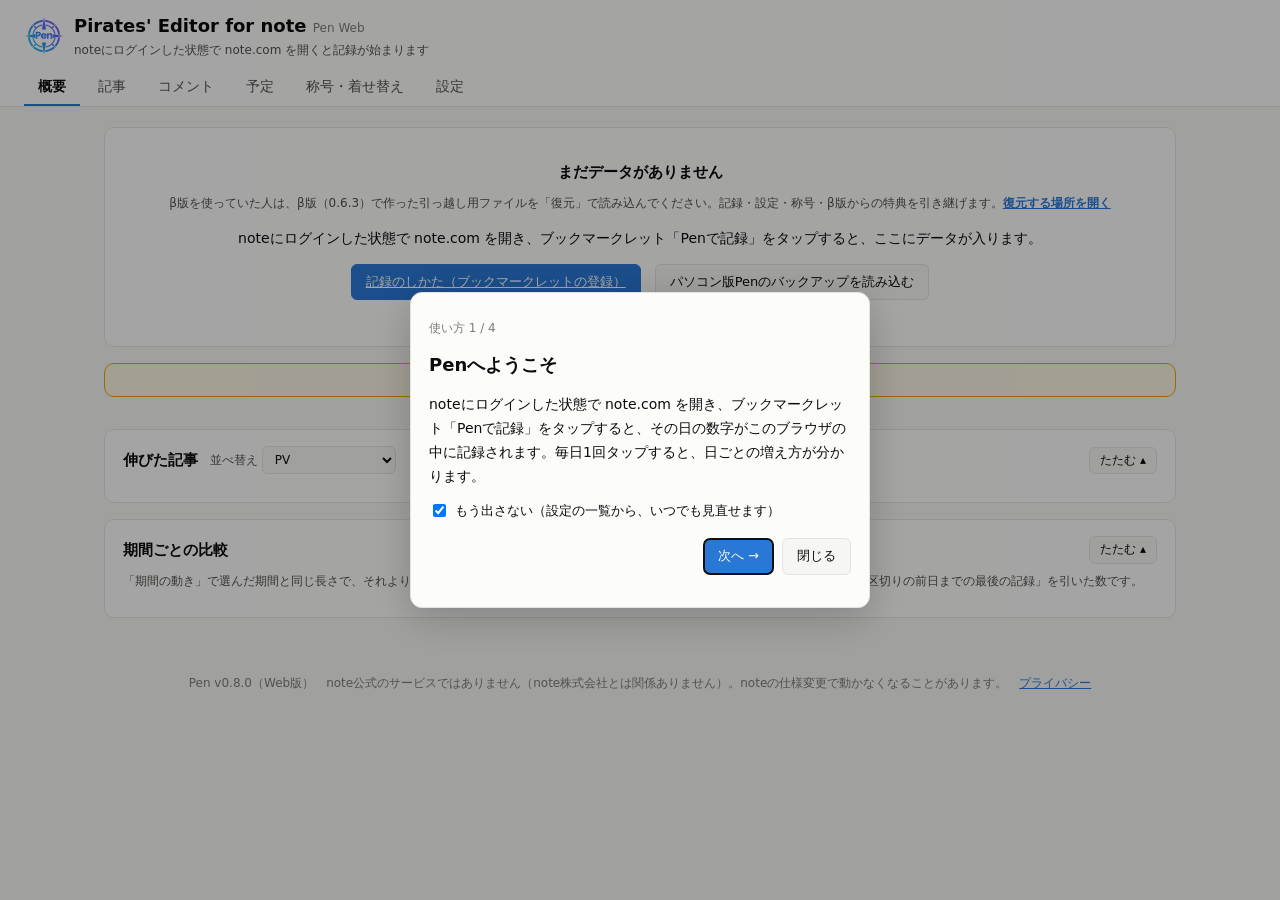
<file: docs/index.html>
<!doctype html>
<html lang="ja">
<head>
<meta charset="utf-8">
<meta name="viewport" content="width=device-width,initial-scale=1">
<title>Pirates' Editor for note</title>
<meta name="theme-color" content="#1e56a0">
<meta name="description" content="自分のnoteの数値を記録・分析する道具（Web版）。note公式のサービスではありません。">
<link rel="manifest" href="manifest.webmanifest">
<link rel="icon" href="icons/icon-192.png">
<link rel="apple-touch-icon" href="icons/apple-touch-icon.png">
<link rel="stylesheet" href="app/dashboard.css">
<script src="app/theme-boot.js"></script>
</head>
<body>
<header class="top">
  <div class="brand">
    <span class="logo" aria-hidden="true"><svg xmlns="http://www.w3.org/2000/svg" viewBox="0 0 100 100" role="img" aria-label="Pen"><defs><linearGradient id="pen-g" gradientUnits="userSpaceOnUse" x1="14" y1="86" x2="86" y2="14"><stop offset="0" stop-color="#14c3ea"/><stop offset="0.5" stop-color="#3a7df6"/><stop offset="1" stop-color="#7b57f2"/></linearGradient></defs><path fill="url(#pen-g)" d="M46.07,10.09L44.36,10.30L42.90,10.53L41.45,10.82L39.78,11.22L38.36,11.63L36.72,12.16L35.34,12.68L33.75,13.34L32.19,14.07L30.88,14.75L29.38,15.61L28.13,16.39L26.71,17.36L25.52,18.24L24.18,19.32L22.98,20.37L26.71,23.21L27.82,22.28L28.85,21.49L29.92,20.73L31.19,19.89L32.50,19.11L33.65,18.49L34.82,17.91L36.01,17.37L37.43,16.80L38.66,16.36L39.90,15.97L41.16,15.62L42.43,15.32L43.93,15.02L45.22,14.82L46.67,14.66L47.48,9.98ZM55.25,33.50L50.00,3.00L44.75,33.50ZM28.01,30.87L27.13,31.93L26.59,32.64L25.96,33.51L25.47,34.25L24.91,35.17L24.46,35.94L23.96,36.89L23.57,37.70L23.21,38.52L22.80,39.51L22.49,40.35L22.21,41.20L21.91,42.23L21.68,43.09L21.48,43.96L21.28,45.00L24.14,44.45L24.34,43.57L24.60,42.63L24.88,41.70L25.21,40.78L25.56,39.88L25.95,38.99L26.37,38.11L26.83,37.25L27.31,36.40L27.83,35.58L28.37,34.77L28.95,33.98L29.55,33.22L30.19,32.48L30.84,31.76L31.53,31.07L32.24,30.40L32.97,29.76L33.73,29.15L34.51,28.56L35.31,28.01L36.12,27.48L36.96,26.99L37.82,26.52L38.69,26.09L39.58,25.69L40.48,25.32L41.40,24.99L42.32,24.69L43.26,24.42L44.20,24.19L45.06,24.01L45.55,21.19L44.66,21.34L43.61,21.56L42.57,21.81L41.54,22.11L40.69,22.38L39.68,22.74L38.68,23.14L37.70,23.57L36.89,23.96L35.94,24.46L35.01,25.00L34.10,25.57L33.22,26.17L32.49,26.69L31.65,27.35L30.87,28.01L18.89,18.89ZM19.32,24.18L18.39,25.33L17.36,26.71L16.52,27.93L15.73,29.17L14.87,30.66L14.18,31.97L13.44,33.53L12.86,34.88L12.33,36.26L11.77,37.89L11.29,39.54L10.93,40.97L10.58,42.66L10.33,44.12L10.14,45.58L10.00,47.15L14.70,46.25L14.88,44.79L15.10,43.50L15.36,42.22L15.67,40.95L16.03,39.69L16.50,38.25L16.96,37.02L17.46,35.81L18.10,34.43L18.69,33.27L19.33,32.12L20.01,31.01L20.73,29.92L21.49,28.85L22.28,27.82L23.21,26.71L20.37,22.98ZM37.95,50.47L38.38,50.37L38.79,50.23L39.18,50.08L39.43,49.96L39.82,49.75L40.33,49.40L40.68,49.12L40.89,48.92L41.18,48.60L41.35,48.38L41.58,48.03L41.79,47.64L41.97,47.23L42.07,46.96L42.19,46.53L42.27,46.09L42.31,45.79L42.33,45.48L42.34,45.01L42.31,44.54L42.28,44.23L42.20,43.79L42.08,43.36L41.94,42.95L41.83,42.69L41.63,42.30L41.47,42.05L41.21,41.68L40.90,41.35L40.57,41.04L40.06,40.67L39.50,40.34L39.00,40.12L38.48,39.95L37.92,39.81L37.47,39.73L37.01,39.68L36.19,39.63L29.23,39.63L29.23,56.84L33.42,56.84L33.42,50.66L36.36,50.66L37.19,50.60ZM37.68,46.54L37.59,46.66L37.39,46.85L37.18,46.99L36.94,47.11L36.68,47.21L36.38,47.27L36.05,47.31L35.70,47.33L33.42,47.33L33.42,43.01L35.70,43.01L36.05,43.03L36.38,43.07L36.68,43.13L36.94,43.23L37.07,43.28L37.39,43.49L37.59,43.68L37.76,43.92L37.90,44.19L38.00,44.48L38.06,44.81L38.07,45.17L38.06,45.53L38.03,45.70L37.95,46.01L37.84,46.29ZM55.95,47.78L55.79,47.22L55.52,46.55L55.32,46.18L55.16,45.91L54.82,45.42L54.63,45.19L54.23,44.76L54.01,44.56L53.54,44.19L53.17,43.95L52.90,43.80L52.38,43.54L51.68,43.29L51.10,43.14L50.34,43.02L49.70,42.97L48.89,42.98L48.12,43.05L47.38,43.20L46.69,43.41L46.15,43.63L45.77,43.82L45.50,43.98L45.00,44.32L44.65,44.61L44.43,44.81L44.02,45.25L43.66,45.74L43.33,46.27L43.03,46.91L42.83,47.44L42.75,47.72L42.65,48.15L42.57,48.59L42.48,49.36L42.46,50.16L42.51,50.96L42.55,51.26L42.65,51.85L42.84,52.56L42.98,52.96L43.28,53.60L43.59,54.13L43.76,54.38L44.04,54.75L44.45,55.19L44.90,55.59L45.40,55.94L45.66,56.10L46.18,56.37L46.57,56.54L47.12,56.73L47.55,56.84L47.98,56.92L48.28,56.97L48.90,57.02L49.21,57.03L49.69,57.03L50.30,56.99L50.89,56.90L51.46,56.76L52.13,56.53L52.67,56.29L53.20,55.99L53.68,55.65L54.13,55.27L54.54,54.84L54.92,54.36L55.09,54.11L55.39,53.58L55.64,53.03L55.74,52.75L55.87,52.30L51.41,52.30L51.26,52.58L51.00,52.94L50.89,53.04L50.68,53.22L50.43,53.37L50.03,53.53L49.72,53.59L49.23,53.63L48.76,53.59L48.33,53.48L47.93,53.30L47.56,53.05L47.26,52.75L47.01,52.40L46.83,51.99L46.70,51.52L46.63,51.01L56.12,51.01L56.16,50.53L56.19,49.78L56.17,49.13L56.10,48.51ZM46.87,47.89L47.07,47.48L47.24,47.25L47.55,46.94L47.90,46.69L48.29,46.50L48.71,46.38L49.01,46.34L49.33,46.32L49.82,46.36L50.12,46.42L50.41,46.51L50.68,46.63L50.93,46.78L51.16,46.96L51.37,47.17L51.55,47.39L51.69,47.64L51.74,47.77L51.86,48.20L51.90,48.68L46.65,48.68L46.76,48.18ZM27.98,45.04L2.00,50.00L27.98,54.96ZM10.12,54.18L10.30,55.64L10.58,57.34L10.93,59.03L11.29,60.46L11.70,61.88L12.24,63.51L12.86,65.12L13.44,66.47L14.07,67.81L14.87,69.34L15.73,70.83L16.52,72.07L17.36,73.29L18.39,74.67L19.32,75.82L20.37,77.02L23.21,73.29L22.28,72.18L21.49,71.15L20.73,70.08L20.01,68.99L19.22,67.69L18.59,66.54L18.00,65.37L17.46,64.19L16.96,62.98L16.50,61.75L16.09,60.51L15.67,59.05L15.36,57.78L15.10,56.50L14.88,55.21L14.70,53.75L10.00,52.85ZM21.52,56.21L21.72,57.08L22.00,58.12L22.27,58.97L22.55,59.82L22.87,60.66L23.21,61.48L23.57,62.30L23.96,63.11L24.38,63.90L24.82,64.68L25.28,65.44L25.76,66.19L26.27,66.93L26.80,67.65L27.35,68.35L28.01,69.13L18.89,81.11L30.87,71.99L31.65,72.65L32.49,73.31L33.22,73.83L34.10,74.43L35.01,75.00L35.94,75.54L36.73,75.96L37.70,76.43L38.52,76.79L39.51,77.20L40.52,77.56L41.54,77.89L42.57,78.19L43.61,78.44L44.66,78.66L45.55,78.81L45.06,75.99L44.20,75.81L43.26,75.58L42.32,75.31L41.40,75.01L40.63,74.74L39.73,74.37L38.84,73.98L37.96,73.55L37.25,73.17L36.40,72.69L35.58,72.17L34.77,71.63L34.11,71.15L33.35,70.55L32.60,69.92L31.88,69.27L31.18,68.59L30.51,67.88L29.87,67.15L29.25,66.40L28.66,65.63L28.10,64.83L27.48,63.88L26.99,63.04L26.52,62.18L26.09,61.31L25.69,60.42L25.26,59.37L24.94,58.45L24.64,57.52L24.38,56.58L24.14,55.55L21.28,55.00ZM23.99,80.52L25.14,81.46L26.51,82.50L27.93,83.48L29.17,84.27L30.45,85.01L31.97,85.82L33.53,86.56L34.88,87.14L36.49,87.76L37.89,88.23L39.30,88.65L40.97,89.07L42.66,89.42L44.12,89.67L45.82,89.88L47.48,90.02L46.67,85.34L45.22,85.18L43.93,84.98L42.65,84.73L41.16,84.38L39.69,83.97L38.45,83.57L37.22,83.12L36.01,82.63L34.82,82.09L33.65,81.51L32.31,80.78L31.19,80.11L30.10,79.40L28.85,78.51L27.82,77.72L26.71,76.79L22.98,79.63ZM75.82,19.32L74.48,18.24L73.29,17.36L71.87,16.39L70.62,15.61L69.34,14.87L67.81,14.07L66.25,13.34L64.89,12.77L63.28,12.16L61.88,11.70L60.22,11.22L58.79,10.87L57.34,10.58L55.64,10.30L54.18,10.12L52.52,9.98L53.33,14.66L54.78,14.82L56.07,15.02L57.57,15.32L58.84,15.62L60.10,15.97L61.34,16.36L62.78,16.88L63.99,17.37L65.18,17.91L66.35,18.49L67.69,19.22L68.81,19.89L69.90,20.60L71.15,21.49L72.18,22.28L73.29,23.21L77.02,20.37ZM69.13,28.01L68.35,27.35L67.51,26.69L66.64,26.06L65.75,25.47L64.83,24.91L64.06,24.46L63.11,23.96L62.14,23.50L61.16,23.07L60.16,22.68L59.14,22.32L58.29,22.05L57.26,21.77L56.39,21.56L55.34,21.34L54.45,21.19L54.94,24.01L55.80,24.19L56.74,24.42L57.68,24.69L58.60,24.99L59.52,25.32L60.42,25.69L61.31,26.09L62.18,26.52L63.04,26.99L63.88,27.48L64.69,28.01L65.49,28.56L66.27,29.15L67.03,29.76L67.76,30.40L68.47,31.07L69.16,31.76L69.81,32.48L70.45,33.22L71.05,33.98L71.63,34.77L72.17,35.58L72.69,36.40L73.17,37.25L73.63,38.11L74.05,38.99L74.44,39.88L74.79,40.78L75.12,41.70L75.40,42.63L75.66,43.57L75.86,44.45L78.72,45.00L78.52,43.96L78.32,43.09L78.05,42.05L77.79,41.20L77.51,40.35L77.13,39.34L76.72,38.35L76.35,37.54L75.96,36.73L75.45,35.79L74.91,34.86L74.43,34.10L73.83,33.22L73.31,32.49L72.65,31.65L71.99,30.87L81.11,18.89ZM89.86,45.58L89.67,44.12L89.38,42.42L89.07,40.97L88.65,39.30L88.23,37.89L87.76,36.49L87.14,34.88L86.56,33.53L85.93,32.19L85.13,30.66L84.27,29.17L83.48,27.93L82.64,26.71L81.61,25.33L80.68,24.18L79.63,22.98L76.79,26.71L77.72,27.82L78.51,28.85L79.27,29.92L79.99,31.01L80.78,32.31L81.41,33.46L82.00,34.63L82.54,35.81L83.12,37.22L83.57,38.45L83.97,39.69L84.33,40.95L84.64,42.22L84.90,43.50L85.12,44.79L85.30,46.25L90.00,47.15ZM71.43,45.56L71.59,45.98L71.72,46.40L71.81,46.77L71.92,47.37L71.98,47.92L72.02,48.50L72.02,54.96L98.00,50.00L71.08,44.86L71.23,45.13ZM70.52,46.77L70.39,46.35L70.29,46.08L70.12,45.70L69.91,45.33L69.69,44.99L69.43,44.67L69.14,44.36L68.93,44.17L68.71,43.99L68.36,43.75L67.99,43.55L67.60,43.38L67.19,43.24L66.76,43.13L66.30,43.06L65.83,43.02L65.35,43.02L64.88,43.04L64.44,43.10L64.01,43.20L63.60,43.32L63.21,43.48L62.80,43.69L62.53,43.85L62.17,44.12L61.84,44.41L61.63,44.63L61.36,44.97L61.36,43.16L57.17,43.16L57.17,56.84L61.36,56.84L61.36,49.41L61.39,48.89L61.48,48.41L61.62,47.99L61.82,47.61L62.07,47.28L62.40,46.99L62.77,46.77L63.19,46.62L63.65,46.53L63.98,46.52L64.32,46.53L64.78,46.62L65.20,46.77L65.57,46.99L65.90,47.28L66.15,47.61L66.35,47.99L66.49,48.41L66.58,48.89L66.61,49.41L66.61,56.84L70.77,56.84L70.77,48.50L70.74,48.00L70.68,47.52L70.59,47.06ZM80.68,75.82L81.61,74.67L82.50,73.49L83.48,72.07L84.27,70.83L85.01,69.55L85.82,68.03L86.56,66.47L87.14,65.12L87.76,63.51L88.23,62.11L88.65,60.70L89.07,59.03L89.42,57.34L89.67,55.88L89.86,54.42L90.00,52.85L85.30,53.75L85.12,55.21L84.90,56.50L84.64,57.78L84.33,59.05L83.97,60.31L83.57,61.55L83.12,62.78L82.54,64.19L81.90,65.57L81.31,66.73L80.67,67.88L79.99,68.99L79.27,70.08L78.51,71.15L77.72,72.18L76.79,73.29L79.63,77.02ZM55.51,78.62L56.39,78.44L57.26,78.23L58.12,78.00L59.14,77.68L60.16,77.32L60.99,77.00L61.98,76.58L62.79,76.20L63.58,75.79L64.37,75.36L65.14,74.91L66.05,74.34L66.93,73.73L67.65,73.20L68.35,72.65L69.13,71.99L81.11,81.11L71.99,69.13L72.65,68.35L73.31,67.51L73.83,66.78L74.43,65.90L74.91,65.14L75.45,64.21L75.96,63.27L76.35,62.46L76.72,61.65L77.13,60.66L77.51,59.65L77.79,58.80L78.05,57.95L78.32,56.91L78.52,56.04L78.72,55.00L75.86,55.55L75.66,56.43L75.40,57.37L75.12,58.30L74.79,59.22L74.44,60.12L74.05,61.01L73.70,61.75L73.25,62.61L72.85,63.32L72.35,64.15L71.81,64.96L71.24,65.76L70.65,66.53L70.13,67.15L69.49,67.88L68.82,68.59L68.12,69.27L67.40,69.92L66.65,70.55L65.89,71.15L65.10,71.72L64.29,72.26L63.46,72.77L62.47,73.33L61.60,73.77L60.72,74.18L59.82,74.56L58.76,74.96L57.83,75.26L56.90,75.53L55.95,75.77L54.94,75.99L54.45,78.81ZM50.00,97.00L55.25,66.50L44.75,66.50ZM54.18,89.88L55.88,89.67L57.34,89.42L59.03,89.07L60.46,88.71L61.88,88.30L63.51,87.76L65.12,87.14L66.47,86.56L68.03,85.82L69.34,85.13L70.83,84.27L72.07,83.48L73.29,82.64L74.67,81.61L75.82,80.68L77.02,79.63L73.29,76.79L72.18,77.72L71.15,78.51L70.08,79.27L68.81,80.11L67.69,80.78L66.54,81.41L65.18,82.09L63.99,82.63L62.57,83.20L61.34,83.64L60.10,84.03L58.84,84.38L57.35,84.73L56.07,84.98L54.78,85.18L53.33,85.34L52.52,90.02Z"/></svg></span>
    <div>
      <h1>Pirates' Editor for note <span class="meta">Pen Web</span></h1>
      <p class="sub" id="whoami">読み込み中…</p>
    </div>
  </div>
  <div class="tabs-wrap" id="tabsWrap">
  <nav class="tabs" role="tablist" id="tabsNav">
    <button role="tab" data-tab="overview" aria-selected="true">概要</button>
    <button role="tab" data-tab="articles">記事</button>
    <button role="tab" data-tab="comments">コメント <span class="pill" id="unrepliedBadge" hidden></span></button>
    <button role="tab" data-tab="calendar">予定 <span class="pill" id="deadlineBadge" hidden></span></button>
    <button role="tab" data-tab="crew">称号・着せ替え</button>
    <button role="tab" data-tab="data">設定</button>
  </nav>
  <button type="button" class="tabs-more left" data-tabs-scroll="-1" aria-label="タブを左へ" hidden>‹</button>
  <button type="button" class="tabs-more right" data-tabs-scroll="1" aria-label="タブを右へ（続きがあります）" hidden>›</button>
  </div>
</header>

<main>
  <!-- 概要 -->
  <section id="tab-overview" class="tab">
    <div id="emptyState" class="card empty" hidden>
      <h2>まだデータがありません</h2>
      <p class="ext-only">noteにログインした状態で、note.com のページを開くと自動で記録が始まります（1日1回）。</p>
      <p class="ext-only"><button class="btn primary" data-action="run-now">今すぐ記録する</button></p>
      <p class="hint beta-move">β版を使っていた人は、β版（0.6.3）で作った引っ越し用ファイルを「復元」で読み込んでください。記録・設定・称号・β版からの特典を引き継げます。<button type="button" class="linkish" data-action="goto-restore">復元する場所を開く</button></p>
      <p class="web-only">noteにログインした状態で note.com を開き、ブックマークレット「Penで記録」をタップすると、ここにデータが入ります。</p>
      <p class="web-only"><a class="btn primary" href="install.html">記録のしかた（ブックマークレットの登録）</a>　<label class="btn">パソコン版Penのバックアップを読み込む<input type="file" accept="application/json" class="importFileAlt" hidden></label></p>
    </div>
    <div id="accountBanner" class="card banner account" hidden role="alert"></div>
    <div id="betaBanner" class="card banner beta" hidden role="status"></div>
    <div id="fmtBanner" class="card banner" hidden role="status"></div>
    <div id="backupBanner" class="card banner web-only" hidden></div>
    <div id="soonBanner" class="card banner soon" hidden></div>
    <div id="startGuide" class="card banner start-guide" hidden></div>
    <div class="totals-box" id="totalsBox">
      <div class="totals-head" id="totalsHead" hidden></div>
      <div class="kpis" id="kpis"></div>
      <p class="meta" id="snapMeta"></p>
    </div>

    <!-- v0.6.2 E：期間の選択（率・期間の動き・伸びた記事・期間ごとの比較が同じ期間を使う）。スクロールしても上に見える -->
    <div class="period-bar" id="periodBar" hidden>
      <span class="pb-label">期間</span>
      <div id="growthPicker"></div>
      <div class="period-nav" id="periodNav"></div>
    </div>

    <div class="card" id="ratesCard" hidden>
      <div class="card-head">
        <h2>率（開封率・スキ率・コメント率）</h2>
        <div class="controls">
          <div class="seg" role="group" aria-label="率の範囲" id="ratesMode">
            <button type="button" data-rmode="total" aria-pressed="false">累計</button>
            <button type="button" data-rmode="period" aria-pressed="true">選んだ期間</button>
          </div>
          <label class="check"><input type="checkbox" id="ratesShow" checked> 表示する</label>
          <button type="button" class="linkish meta goto-setting" data-goto-setting="rates">設定で見る</button>
        </div>
      </div>
      <div id="ratesBody"></div>
    </div>

    <div class="card" id="periodCard" hidden>
      <div class="card-head">
        <h2>期間の動き <button type="button" class="btn small" data-action="share-open" title="noteの振り返り記事に使う文字や画像を作ります">共有用に出す</button></h2>
      </div>
      <div id="periodBody"></div>
    </div>

    <div class="card" id="growthCard">
      <div class="card-head">
        <h2>伸びた記事</h2>
        <div class="controls">
          <label>並べ替え
            <select id="growthMetric">
              <option value="pv">PV</option>
              <option value="like">スキ</option>
              <option value="comment">コメント</option>
              <option value="imp">インプレッション</option>
            </select>
          </label>
        </div>
      </div>
      <p class="meta" id="growthMeta"></p>
      <ol class="rank" id="growthList"></ol>
    </div>

    <div class="card" id="compareCard">
      <div class="card-head"><h2>期間ごとの比較</h2><span class="meta" id="compareMeta"></span></div>
      <p class="hint">「期間の動き」で選んだ期間と同じ長さで、それより前の期間と並べます。各区切りの伸びは「区切りの最終日までの最後の記録」から「区切りの前日までの最後の記録」を引いた数です。</p>
      <div id="compareBody"></div>
    </div>
  </section>

  <!-- 記事 -->
  <section id="tab-articles" class="tab" hidden>
    <div class="seg subtabs" role="group" aria-label="記事の見方">
      <button type="button" data-asub="articles" aria-pressed="true">一覧</button>
      <button type="button" data-asub="map" aria-pressed="false">マップ</button>
    </div>
    <div class="card" id="searchCard">
      <div class="card-head"><h2>記事を探す <span class="meta">本文・タイトル・ハッシュタグ・投稿日</span></h2></div>
      <div id="searchForm"></div>
    </div>
    <div class="card">
      <div class="card-head">
        <h2>どの記事がどう動いている？ <span class="meta" id="articleCount"></span></h2>
        <div class="seg" role="group" aria-label="表示">
          <button data-view="cards" aria-pressed="true">カード</button>
          <button data-view="table" aria-pressed="false">表</button>
        </div>
      </div>
      <div class="controls wrap">
        <div class="seg" role="group" aria-label="見る段階" id="stageSeg">
          <button data-stage="entry" aria-pressed="false">入口（インプレッション→PV）</button>
          <button data-stage="response" aria-pressed="true">反応（PV→スキ）</button>
        </div>
        <div class="seg" role="group" aria-label="並べ替え" id="orderSeg">
          <button data-order="new" aria-pressed="true">公開が新しい順</button>
          <button data-order="delta" aria-pressed="false">前回からの差が大きい順</button>
          <button data-order="pv" aria-pressed="false">PVが多い順</button>
          <button data-order="rate" aria-pressed="false">率が高い順</button>
        </div>
        <input type="search" id="articleSearch" placeholder="タイトルで絞り込み">
      </div>
      <div class="controls wrap trend-controls" id="trendControls" hidden></div>
      <p class="hint" id="cardsHint">棒はすべての記事で同じ物差し（対数目盛）です。縦の点線は全記事の中央値です。右端の数字は前回の記録からの増加です。</p>
      <div id="cardList"></div>
      <p id="cardMore" hidden><button class="btn" data-action="more-cards">さらに表示</button></p>
      <div class="table-wrap" id="tableWrap" hidden>
        <table class="grid" id="articleTable">
          <thead><tr>
            <th data-sort="title" class="l">タイトル</th>
            <th data-sort="publishedAt">公開日</th>
            <th data-sort="imp">インプレッション</th>
            <th data-sort="pv">PV</th>
            <th data-sort="dpv">PV 前回比</th>
            <th data-sort="like">スキ</th>
            <th data-sort="dlike">スキ 前回比</th>
            <th data-sort="comment">コメント</th>
            <th data-sort="ctr" title="PV ÷ インプレッション">開封率</th>
            <th data-sort="likeRate" title="スキ ÷ PV">スキ率</th>
          </tr></thead>
          <tbody></tbody>
        </table>
      </div>
    </div>
  </section>

  <!-- マップ -->
  <section id="tab-map" class="tab" hidden>
    <div class="seg subtabs" role="group" aria-label="記事の見方">
      <button type="button" data-asub="articles" aria-pressed="false">一覧</button>
      <button type="button" data-asub="map" aria-pressed="true">マップ</button>
    </div>
    <div class="card">
      <div class="card-head">
        <h2>全体の中でどんな位置？</h2>
        <div class="seg" role="group" aria-label="組み合わせ" id="mapSeg">
          <button data-map="a" aria-pressed="true">A: インプレッション → PV</button>
          <button data-map="b" aria-pressed="false">B: PV → スキ</button>
        </div>
      </div>
      <div class="controls map-controls">
        <span class="meta">補助線</span>
        <div class="seg" role="group" aria-label="補助線" id="mapGuideSeg">
          <button type="button" data-mguide="diag" aria-pressed="true">斜めの線（％の目安）</button>
          <button type="button" data-mguide="quad" aria-pressed="false">4つの区画</button>
        </div>
        <button type="button" class="linkish meta goto-setting" data-goto-setting="mapGuide">設定で見る</button>
        <label id="mapMinWrap" hidden><span id="mapMinLabel">インプレッションが</span> <input type="number" id="mapMin" min="0" step="10" value="100" inputmode="numeric"> 未満の記事は除く</label>
      </div>
      <p class="hint" id="mapHint"></p>
      <div class="legend" id="mapLegend"></div>
      <div class="legend quad-info" id="mapQuadInfo" hidden></div>
      <div id="mapChart" class="chart map"></div>
    </div>
  </section>

  <!-- コメント -->
  <section id="tab-comments" class="tab" hidden>
    <div class="card">
      <div class="card-head">
        <h2>未返信のコメント <span class="meta" id="unrepliedMeta"></span></h2>
        <div class="controls">
          <button class="btn small ext-only" data-action="recheck">今すぐ確認し直す</button>
          <label class="check"><input type="checkbox" id="showDismissed"> 対応済みも表示</label>
        </div>
      </div>
      <p class="hint">自分の記事についたコメントのうち、あなたがまだ返信していないものです（noteの「作者が返信済みか」の情報を使っています）。<span class="ext-only">返信すると、この画面を開いたときや、記事のページで30秒ほど待つと自動で消えます。</span><span class="web-only">返信したあと、noteでもう一度「Penで記録」をタップすると消えます。</span>返信しないと決めたものは「対応済み」にできます。</p>
      <div id="unrepliedList"></div>
      <h3 class="subhead">返信への返信（要確認）</h3>
      <p class="hint">自分の記事のコメントのやり取りで、あなたが返信したあとに相手がまた書き込んだものです。そのやり取りで最後にあなたが返信すると、次に確かめたときに自動で消えます。返信しないと決めたものは「確認済み」にできます（相手がまた書き込むと、もう一度出ます）。</p>
      <div id="threadList"></div>
      <p class="hint look-at"><span id="commentLookAt"></span><span class="ext-only">　コメントに気づけるのは note を開いたときです。noteを開いたままにしておくと早く気づけます（通知を<span id="noticeEveryText">5分</span>ごとに確かめます）。</span><span class="web-only">　コメントは、noteで「Penで記録」をタップしたときに確かめます。</span> <button type="button" class="linkish meta goto-setting ext-only" data-goto-setting="noticeEvery">設定で見る</button></p>
    </div>

    <div class="card">
      <div class="card-head"><h2>自分のコメントへの返信（未確認） <span class="meta" id="mineRepliesMeta"></span></h2>
        <button type="button" class="linkish meta goto-setting" data-goto-setting="badgeMineReplies">設定で見る</button></div>
      <p class="hint">他の人の記事に書いたあなたのコメントに、返信が来たものです。「確認済み」を押すまで残ります。そのやり取りで最後にあなたが返信すると、自動で消えます。noteの通知から拾っているため、通知を切っている人や、通知が流れてしまった返信は出ません。</p>
      <div id="mineRepliesList"></div>
    </div>

    <div class="card">
      <div class="card-head"><h2>自分がコメントした記事 <span class="meta" id="myCommentsMeta"></span></h2></div>
      <p class="hint">他の人の記事を開いたときにコメント欄から見つけたものと、通知（あなたのコメントへの返信・スキ）から見つけたものを記録しています。noteには自分のコメント一覧の機能がないため、拡張機能を入れる前のコメントは、その記事を開き直すか、返信・スキの通知が来たときに追加されます。</p>
      <div id="myCommentsList"></div>
    </div>
  </section>

  <!-- データ・設定 -->
  <!-- 称号・着せ替え -->
  <!-- カレンダー（v0.6.0 ⑨） -->
  <section id="tab-calendar" class="tab" hidden>
    <div class="card" id="calSoon" hidden></div>
    <div class="card" id="calCard">
      <div class="card-head">
        <h2 id="calTitle">カレンダー</h2>
        <div class="controls">
          <button type="button" class="btn small" data-cal="prev" aria-label="前の月">←</button>
          <button type="button" class="btn small" data-cal="today">今月</button>
          <button type="button" class="btn small" data-cal="next" aria-label="次の月">→</button>
          <button type="button" class="btn small primary" data-cal="add">＋ 予定を足す</button>
        </div>
      </div>
      <p class="hint">投稿した日は、Penの記録（記事の公開日）から自動で出ます。「投稿予定」（特定の日か期間）、「コンテスト」（開始日〜終了日）、「その他」の予定は手で入れられます。日付を押すと、その日の予定を足せます。通知は出しません（この画面を開いたときに、近い締切・予定を表示します）。</p>
      <div class="cal-legend" id="calLegend"><span class="lg"><i class="cal-mk posted">●</i>投稿した記事</span><span class="lg"><i class="cal-mk post">○</i>投稿予定</span><span class="lg"><i class="cal-mk contest">⚑</i>コンテスト</span><span class="lg"><i class="cal-mk other">◆</i>その他</span><span class="lg"><i class="cal-bandmk contest"></i>期間の予定（帯）</span><span class="lg"><i class="cal-bandmk post soft"></i>投稿予定・その他の期間（薄い帯）</span><button type="button" class="linkish meta" data-cal="colors">色を変える</button></div>
      <div id="calGrid" class="cal-grid" role="grid" aria-labelledby="calTitle"></div>
      <h3 class="subhead">この月の予定と投稿</h3>
      <ul id="calList" class="cal-list"></ul>
    </div>
    <div class="card" id="missionCard">
      <div class="card-head"><h2>セルフミッション <span class="meta" id="missionMeta"></span></h2><button type="button" class="btn small primary" data-m="new">＋ ミッションを作る</button></div>
      <p class="hint">自分で決める目標です。進み具合は、Penの記録から自動で計算します。連続投稿は「お休みの日」を決められます（お休みの日は投稿しなくても途切れません。今日まだ投稿していなくても途切れません）。</p>
      <ul id="missionList" class="m-list"></ul>
    </div>
  </section>

  <section id="tab-crew" class="tab" hidden>
    <div class="card perk-status" id="perkStatus"></div>
    <div class="card enlist-top" id="enlistTop" hidden>
      <div class="card-head"><h2>🦇 魔王軍入隊証</h2></div>
      <button type="button" class="enlist-thumb" id="enlistOpen" aria-label="魔王軍入隊証を大きく見る"><span class="wanted enlist" id="enlistView" aria-label="魔王軍入隊証"></span></button>
      <p class="meta enlist-tip">押すと大きく表示します。</p>
      <p class="hint" id="enlistGift" hidden></p>
    </div>
    <div class="enlist-zoom" id="enlistZoom" hidden role="dialog" aria-modal="true" aria-label="魔王軍入隊証（大きく表示）"><img id="enlistZoomImg" alt=""><button type="button" class="btn enlist-zoom-close" data-action="enlist-zoom-close">閉じる</button></div>
    <div class="card demon-card" id="demonCard">
      <div class="perk-status" id="demonStatus"></div>
      <div id="demonFields" hidden>
        <div class="card-head"><h2>入隊証の作り方</h2><button type="button" class="btn small" data-action="enlist-fold" aria-expanded="true">たたむ</button></div>
        <div id="demonBody">
          <p class="card-pick enlist-modes" role="radiogroup" aria-label="入隊証の作り方">
            <label><input type="radio" name="enlistMode" value=""> <b><span class="tool-name">この拡張機能</span>で作る</b><span class="meta">魔王軍の入隊証の枠に、名前・ジョブ名・固有スキル・入隊日と、好きな写真を入れます。</span></label>
            <label><input type="radio" name="enlistMode" value="own"> <b>自分で作った入隊証の画像を飾る</b><span class="meta">ChatGPT などで作った入隊証の画像を、そのまま飾ります（横長・縦長どちらも）。</span></label>
          </p>
          <div class="enlist-own" id="enlistOwnBox" hidden>
            <h3 class="subhead">入隊証の画像</h3>
            <p class="btn-row"><label class="btn primary">入隊証の画像を選ぶ<input type="file" accept="image/*" data-img-pick="enlistOwn" hidden></label> <button type="button" class="btn" data-img-clear="enlistOwn" hidden>外す</button></p>
            <p class="meta" id="enlistOwnState"></p>
          </div>
          <div class="demon-grid">
            <div>
              <h3 class="subhead">ジョブ名</h3>
              <p class="hint">魔王軍での役目です（16文字まで）。画面の上の名前の前に出ます<span class="make-only">。入隊証にも載ります</span>。</p>
              <p><input type="text" id="jobInput" class="epithet-input" maxlength="32" placeholder="例：暗黒騎士" aria-label="ジョブ名" autocomplete="off"></p>
              <p class="epithet-ideas" id="jobIdeas"></p>
              <p class="meta" id="jobMsg" role="status"></p>
            </div>
            <div>
              <h3 class="subhead">固有スキル</h3>
              <p class="hint">あなただけの妙な能力です（20文字まで）。画面の上の名前の後ろに出ます<span class="make-only">。入隊証にも載ります</span>。</p>
              <p><input type="text" id="skillInput" class="epithet-input" maxlength="40" placeholder="例：誤字を見抜く魔眼" aria-label="固有スキル" autocomplete="off"></p>
              <p class="epithet-ideas" id="skillIdeas"></p>
              <p class="meta" id="skillMsg" role="status"></p>
            </div>
            <div class="make-only">
              <h3 class="subhead">入隊日</h3>
              <p class="hint">好きな日を書けます（20文字まで。例：「西暦452年 2月23日」「気が向いた日」）。空のときは、記録を始めた日になります。</p>
              <p><input type="text" id="enlistInput" class="epithet-input" maxlength="40" aria-label="入隊日" autocomplete="off"> <button type="button" class="btn small" data-action="enlist-first">記録の初日にする</button></p>
              <p class="meta" id="enlistMsg" role="status"></p>
            </div>
          </div>
          <div class="demon-grid make-only">
            <div>
              <h3 class="subhead">形</h3>
              <p class="card-pick" role="radiogroup" aria-label="入隊証の形">
                <label><input type="radio" name="enlistLayout" value="land"> 横長（1200×800）</label>
                <label><input type="radio" name="enlistLayout" value="port"> 縦長（1024×1536）</label>
              </p>
            </div>
            <div>
              <h3 class="subhead">写真</h3>
              <p class="hint">好きな画像を、入隊証の写真の枠に入れられます。入れなければ、魔王軍の紋章が入ります。</p>
              <p class="btn-row"><label class="btn primary">画像を選ぶ<input type="file" accept="image/*" data-img-pick="demonPhoto" hidden></label> <button type="button" class="btn" data-img-clear="demonPhoto" hidden>外す</button></p>
              <p class="meta" id="demonPhotoState"></p>
            </div>
          </div>
          <p class="hint">入れた画像は、このブラウザの中にだけ記録し、どこにも送りません（大きい画像は縮めて記録します）。バックアップに入れるかどうかは、設定の「バックアップ」で選べます。</p>
        </div>
      </div>
    </div>
    <div class="crew-grid">
      <div class="card">
        <h2>称号</h2>
        <p class="hint">画面の上、名前の前に表示されます。海賊・海軍・海の住人の肩書から選ぶか、「自由に名乗る」で好きな肩書を入れてください（16文字まで）。</p>
        <p><select id="titleSel" aria-label="称号"></select></p>
        <p><input type="text" id="titleCustom" maxlength="16" placeholder="例：砂漠の航海士" aria-label="自由な称号" hidden></p>
        <p class="meta" id="titleMsg"></p>
        <h3 class="subhead">二つ名</h3>
        <p class="hint">名前の前に付ける言葉です（12文字まで。例：「鉄壁の」）。画面の上の名前と、手配書に表示されます。フォローしなくても使えます。</p>
        <p><input type="text" id="epithetInput" class="epithet-input" maxlength="24" placeholder="例：鉄壁の" aria-label="二つ名" autocomplete="off"></p>
        <p class="epithet-ideas" id="epithetIdeas"></p>
        <p class="meta" id="epithetMsg" role="status"></p>
        <div id="wantedPhotoBox">
        <h3 class="subhead">手配書の写真</h3>
        <p class="hint">手配書の写真の欄に、好きな画像を入れられます。入れなければロゴが入ります。画像はこのブラウザの中にだけ記録します。</p>
        <p class="btn-row"><label class="btn">画像を選ぶ<input type="file" accept="image/*" data-img-pick="wantedPhoto" hidden></label> <button type="button" class="btn" data-img-clear="wantedPhoto" hidden>外す</button></p>
        <p class="meta" id="wantedPhotoState"></p>
        </div>
      </div>
      <div class="wanted" id="wanted" aria-label="手配書（称号のプレビュー）"></div>
    </div>
    <div class="card">
      <h2>着せ替え</h2>
      <div class="themes" id="themeList"></div>
      <p class="hint">グラフの色（インプレッション＝青、PV＝橙、スキ＝緑）は、どの着せ替えでも同じです。パソコンやスマホの「ダークモード」に合わせて、暗い配色にも切り替わります。</p>
    </div>
    <div class="card">
      <h2>特別な称号</h2>
      <p class="hint">作者ジァン=サマー（@jeanjeanjean）の記事にスキ・コメント・引用をすると増えます。引用は、Penに記録した自分の記事の本文に、彼の記事のURL（埋め込み）があるかで判定します。</p>
      <ul class="unlocks" id="unlockList"></ul>
    </div>
  </section>

  <section id="tab-data" class="tab" hidden>
    <div class="card" id="allSettings">
      <div class="card-head"><h2>設定の一覧</h2></div>
      <p class="hint">Penの設定はここですべて見られます。その場の切り替え（記事の一覧の上の「見出し画像」など）で変えたものも、ここに出ます。</p>
      <div id="settingsList" class="settings-list"></div>
    </div>

    <div class="card explain">
      <h2>「記録」と「ダウンロード」の違い</h2>
      <div class="flow">
        <span class="fstep">note</span><span class="farrow">→</span>
        <span class="fstep store">Penに<b>記録</b><small>このブラウザの中</small></span><span class="farrow">→</span>
        <span class="fstep file">⬇ <b>ダウンロード</b><small>パソコンのファイル</small></span>
      </div>
      <p class="hint"><b>記録</b>は、Penがグラフや一覧を表示するために、このブラウザの中にデータを貯めておくことです。ファイルとしては見えません。<br>
      <b>⬇ ダウンロード</b>のボタンを押すと、パソコンの「ダウンロード」フォルダにファイル（CSVなど）が保存され、Excelなどで開けます。</p>
    </div>

    <div class="card web-only">
      <h2>記録する</h2>
      <p>noteにログインした状態で <a href="https://note.com/" target="_blank" rel="noopener">note.com</a> を開き、ブックマークレット「<b>Penで記録</b>」をタップします。記録が終わると自動でこの画面に戻り、データが追加されます。</p>
      <p><a class="btn primary" href="install.html">ブックマークレットの登録方法</a></p>
      <p class="hint">スマホでは自動では記録されません。毎日1回タップすると、日ごとの増え方がきれいに記録されます。本文の記録はパソコン版Pen（Chrome拡張機能）でできます。</p>
    </div>

    <div class="card" id="accountCard">
      <h2>記録するアカウント</h2>
      <div id="accountBody"></div>
    </div>

    <div class="card" id="mixedCard">
      <h2>別のアカウントの記録の疑い</h2>
      <div id="mixedBody"></div>
    </div>

    <div class="card" id="featureCard">
      <h2>表示する機能</h2>
      <p class="hint">使わない機能は、ここで表示をOFFにできます（記録したデータは消えません。ONに戻すとまた表示されます）。noteとの通信を止めたいときは、<span class="ext-only">下の「noteから記録する」の設定をOFFにしてください。</span><span class="web-only">Web版は、ブックマークレット「Penで記録」をタップしたときだけnoteと通信します。</span>記録する前のアカウントの確認（上の「記録するアカウント」）は、記録が混ざらないように、いつもONです。</p>
      <div id="featureList" class="feature-list"></div>
    </div>

    <div class="card" id="colorCard">
      <div class="card-head"><h2>グラフとカレンダーの色</h2><button type="button" class="btn small" data-color-reset-all="">すべて元の色に戻す</button></div>
      <p class="hint">ここで決めた色を、概要のグラフ・記事カードの棒と線・マップの点・共有用の画像・カレンダーのすべてに使います。変えていない色は、着せ替え（明るい画面・暗い画面）ごとの元の色のままです。背景と見分けにくい色を選ぶと ⚠ が出ます。</p>
      <div id="colorList" class="color-list"></div>
    </div>

    <div class="card ext-only">
      <h2>noteから記録する</h2>
      <p><button class="btn primary" data-action="run-now">今すぐ記録する</button> <span class="meta" id="runStatus"></span></p>
      <p class="hint">noteのタブが開いていない場合は、noteのトップページを裏で開いて記録し、終わったら自動で閉じます。noteへのアクセスは1秒以上の間隔をあけて行います。</p>
      <div class="settings">
        <label class="check"><input type="checkbox" data-setting="autoCollect"> note を開いたときに1日1回、自動で記録する</label>
        <label class="check"><input type="checkbox" data-setting="finalizePrev"> 前の日の記録を確定する（記録した日の数字を、noteの「その日の終わり」の数字に直します。前の日の統計も読みます）</label>
        <label class="check"><input type="checkbox" data-setting="checkComments"> 未返信コメントを確認する（6時間ごと）</label>
        <label class="check"><input type="checkbox" data-setting="recordMyComments"> 自分が書いたコメントを記録する</label>
        <label class="check"><input type="checkbox" data-setting="perkCheck"> 称号・着せ替えのために、@jeanjeanjean のフォロー・スキ・コメントを確認する（週に1回）</label>
      </div>
    </div>

    <div class="card" id="bodyCard">
      <div class="card-head"><h2>記事の本文をダウンロード</h2></div>
      <p class="hint ext-only">ボタンを押すと、Penにまだ記録していない記事の本文をnoteから取り込んでから、<b>全記事分のファイルをパソコンにダウンロード</b>します。初回は1記事1秒以上の間隔をあけるため、約200記事で4分ほどかかります（その間はこの画面を開いたままにしてください）。2回目からは、新しい記事の分だけ取り込むのですぐに終わります。</p>
      <p class="hint web-only">Web版では本文をnoteから取り込めません。パソコン版Pen（Chrome拡張機能）のバックアップを読み込むと、ここからダウンロードできます。</p>
      <div class="btn-row">
        <button class="btn primary dl" data-action="bodies-csv">⬇ 全記事の本文をダウンロード（CSV）</button>
        <button class="btn dl" data-action="bodies-md">⬇ 全記事の本文をダウンロード（Markdown・ZIP）</button>
      </div>
      <p class="meta"><span id="bodyProgress"></span> <button class="btn small" id="bodyStop" data-action="bodies-stop" hidden>止める</button></p>
      <p class="meta">Penに記録済みの本文：<span id="bodyMeta"></span></p>
      <h3 class="subhead">記事を選んでダウンロード</h3>
      <p class="hint">Penに本文を記録してある記事から選んで、ダウンロードします（ここではnoteから取り込みません）。</p>
      <div id="bodyExport"></div>
      <details class="more">
        <summary>くわしい設定・説明</summary>
        <p class="hint">CSVの列は GAS版の「記事一覧」シートと同じ順（A:URL / B:タイトル / C:本文 / D:日付）で、後ろに文字数・ハッシュタグ・有料/無料などが続きます。本文が3万文字を超える記事は「本文(続き2)」以降の列に分けています（Excelの1セルの上限対策）。1記事だけ欲しいときは、「記事」タブの各記事にある「⬇ 本文をダウンロード」を押してください。</p>
        <p class="ext-only"><button class="btn small" data-action="bodies-all">記事を書き直したときに：全記事の本文を取り込み直してダウンロード</button></p>
        <label class="check ext-only"><input type="checkbox" data-setting="saveBodies"> 新しく公開した記事の本文を、毎日の記録のときにPenに取り込んでおく</label>
      </details>
    </div>

    <div class="card" id="backupCard">
      <h2>数値のダウンロード・バックアップ</h2>
      <div class="btn-row">
        <button class="btn dl" data-action="csv-latest">⬇ 最新の数値をダウンロード（CSV）</button>
        <button class="btn dl" data-action="csv-all">⬇ これまでの全記録をダウンロード（CSV）</button>
      </div>
      <h3 class="subhead">バックアップ</h3>
      <p class="hint">Penに記録したデータは、このブラウザの中にだけあります。<span class="ext-only">拡張機能を削除すると消えるので、</span><span class="web-only">ブラウザの「Cookieとサイトデータ」を削除すると消え、機種変更でも引き継がれないので、</span>ときどきバックアップファイルをダウンロードしておいてください。パソコン版とWeb版のバックアップは互いに読み込めます。<span id="storageInfo"></span></p>
      <div class="btn-row">
        <button class="btn dl" data-action="json-backup">⬇ バックアップをダウンロード（JSON）</button>
        <label class="meta backup-img"><input type="checkbox" id="backupImages" checked> 画像（入隊証・手配書に入れた画像）もバックアップに入れる</label>
        <button class="btn web-only" data-action="share-backup">⬆ バックアップを共有（ドライブなどに置く）</button>
        <label class="btn">⬆ バックアップファイルから復元<input type="file" accept="application/json" id="importFile" hidden></label>
      </div>
      <p class="hint">β版から移るとき：β版（0.6.3）の設定で作った「正規版への引っ越し用ファイル」を、上の「⬆ バックアップファイルから復元」で読み込んでください。β版の以前のバックアップは、そのままでは読み込めません（β版を 0.6.3 に上げてから、引っ越し用ファイルを作ってください）。</p>
    </div>

    <div class="card">
      <h2>動作ログ</h2>
      <ul class="logs" id="logList"></ul>
    </div>

    <div class="card danger">
      <h2>データの削除</h2>
      <p><button class="btn danger" data-action="wipe">Penに記録したデータをすべて削除</button></p><p class="hint">ダウンロードしたファイル（パソコンの「ダウンロード」フォルダにあるもの）は消えません。</p>
    </div>

    <div class="card about" id="aboutCard">
      <h2>このツールについて</h2>
      <p><b>Pirates' Editor for note</b>（略称 Pen）は、自分のnoteの数値を記録・分析する道具です。note公式のサービスではありません（note株式会社とは関係ありません）。</p>
      <ul class="about-list">
        <li>作者：ジァン=サマー（<a href="https://note.com/jeanjeanjean" target="_blank" rel="noopener">note @jeanjeanjean</a>）</li>
        <li>問い合わせ：<a href="mailto:remmusnaej@gmail.com">remmusnaej@gmail.com</a>（noteのDMでも受け付けます）</li>
        <li>不具合の報告・ソースコード：<a href="https://github.com/jeanjeanjean-sama/pirates-editor-for-note" target="_blank" rel="noopener">GitHub</a></li>
        <li>プライバシーポリシー：<a class="ext-only" href="https://github.com/jeanjeanjean-sama/pirates-editor-for-note/blob/main/PRIVACY.md" target="_blank" rel="noopener">PRIVACY.md</a><a class="web-only" href="privacy.html">プライバシー</a>（記録はこのブラウザの中にだけあり、外には送りません）</li>
        <li>ライセンス：MIT（Copyright (c) 2026 Jean=Summer）</li>
      </ul>
    </div>
  </section>
</main>

<footer class="foot">
  <span class="ver" id="penVersion"></span>note公式のサービスではありません（note株式会社とは関係ありません）。noteの仕様変更で動かなくなることがあります。<span class="web-only">　<a href="privacy.html">プライバシー</a></span>
</footer>

<div id="tooltip" class="tooltip" role="status" hidden></div>
<script src="app/env.js"></script>
<script src="app/db.js"></script>
<script src="app/data.js"></script>
<script src="app/store.js"></script>
<script src="app/web.js"></script>
<script src="app/threads.js"></script>
<script src="app/backup.js"></script>
<script src="app/dashboard.js"></script>
<script src="app/periods.js"></script>
<script src="app/views.js"></script>
<script src="app/cardtrend.js"></script>
<script src="app/share.js"></script>
<script src="app/search.js"></script>
<script src="app/calendar.js"></script>
<script src="app/missions.js"></script>
<script src="app/features.js"></script>
<script src="app/account.js"></script>
<script src="app/beta.js"></script>
<script src="app/colors.js"></script>
<script src="app/settings.js"></script>
<script src="app/guide.js"></script>
<script src="app/bodies.js"></script>
<script src="app/enlist-draw.js"></script>
<script src="app/perks.js"></script>
<script src="app/webapp.js"></script>
</body>
</html>
</file>
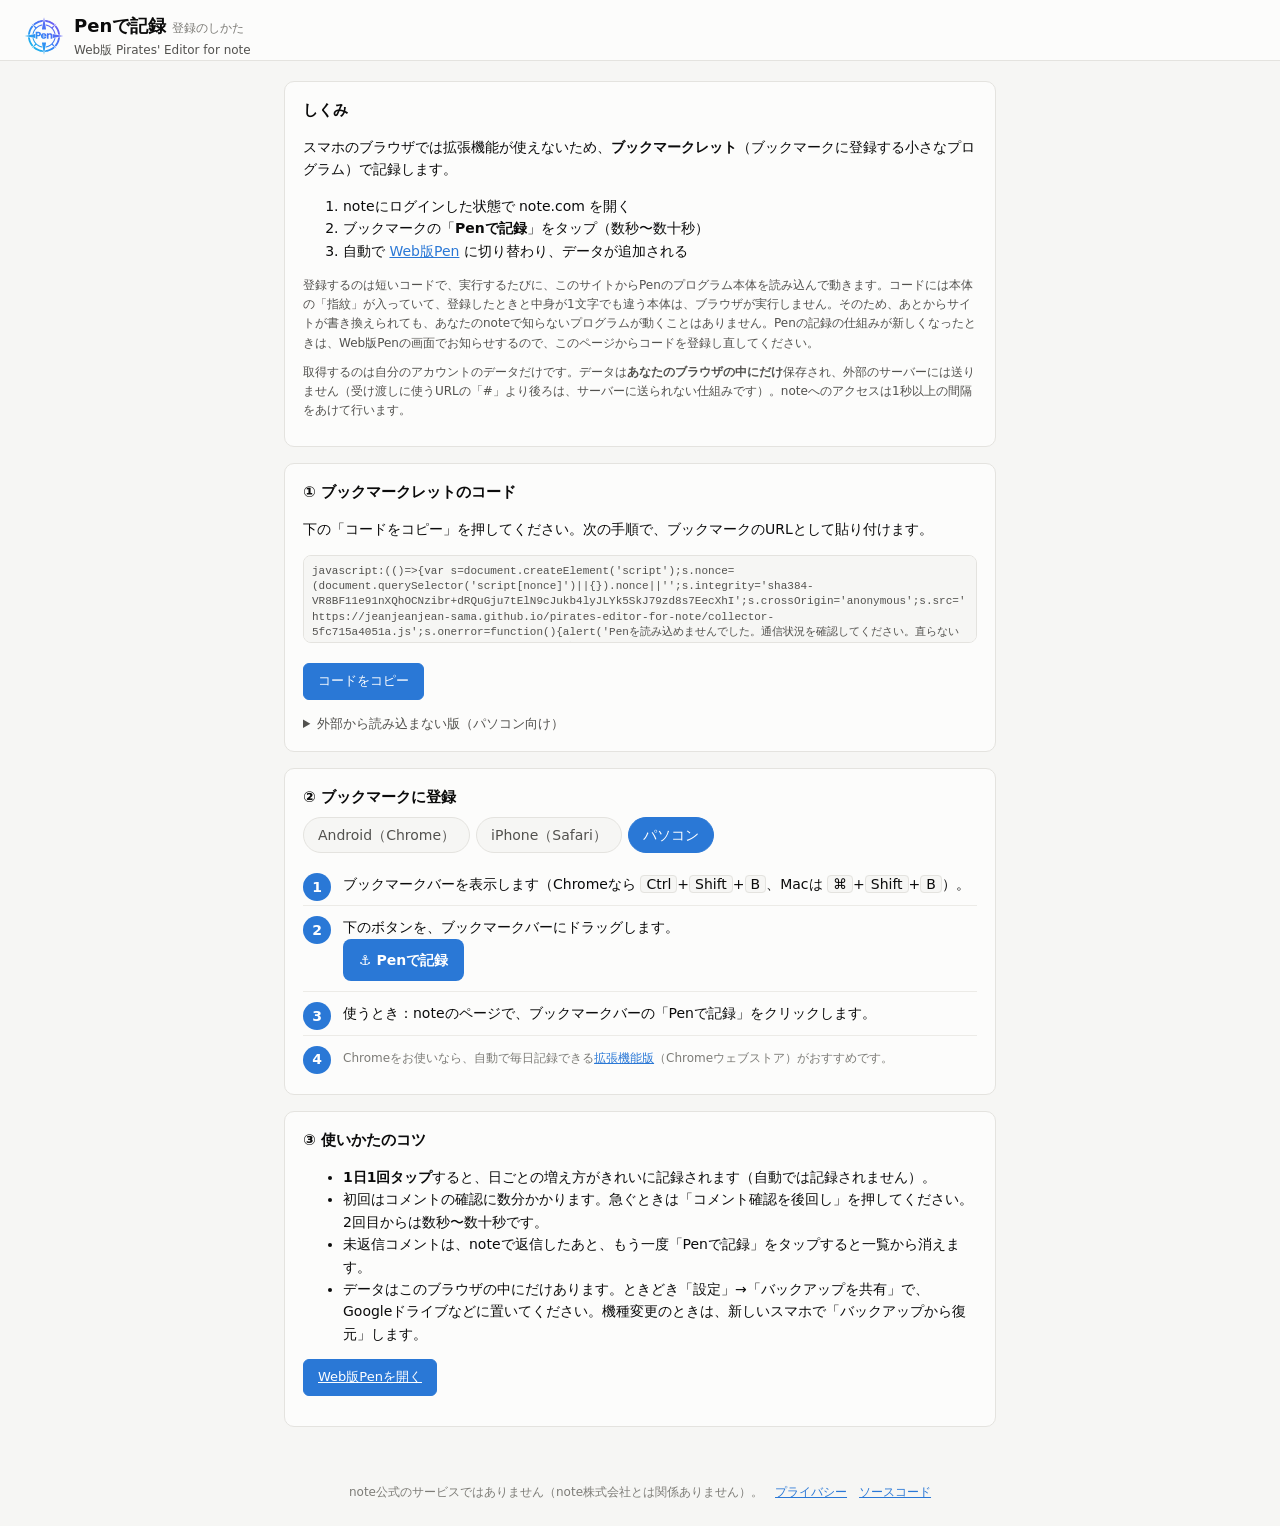
<file: docs/install.html>
<!doctype html>
<html lang="ja">
<head>
<meta charset="utf-8">
<meta name="viewport" content="width=device-width,initial-scale=1">
<title>Penで記録 — 登録のしかた</title>
<link rel="icon" href="icons/icon-192.png">
<link rel="apple-touch-icon" href="icons/apple-touch-icon.png">
<link rel="stylesheet" href="app/dashboard.css">
<style>
  main { max-width: 760px; }
  .steps { counter-reset: s; list-style: none; padding: 0; margin: 0; }
  .steps > li { counter-increment: s; position: relative; padding: 10px 0 10px 40px; border-top: 1px solid var(--grid); }
  .steps > li:first-child { border-top: 0; }
  .steps > li::before { content: counter(s); position: absolute; left: 0; top: 10px; width: 28px; height: 28px; border-radius: 50%; background: var(--accent); color: #fff; font-weight: 700; display: flex; align-items: center; justify-content: center; }
  .code { width: 100%; height: 88px; font: 11px/1.4 ui-monospace, monospace; border: 1px solid var(--line); border-radius: 8px; padding: 8px; background: var(--bg); color: var(--text-2); resize: none; }
  .drag { display: inline-block; padding: 10px 16px; border-radius: 8px; background: var(--accent); color: #fff; font-weight: 700; text-decoration: none; cursor: grab; }
  .tabs2 { display: flex; gap: 6px; flex-wrap: wrap; margin-bottom: 10px; }
  .tabs2 button { border: 1px solid var(--line); background: var(--bg); color: var(--text-2); border-radius: 999px; padding: 6px 14px; font: inherit; cursor: pointer; }
  .tabs2 button[aria-pressed="true"] { background: var(--accent); border-color: var(--accent); color: #fff; }
  .shot { display: block; max-width: 100%; border: 1px solid var(--line); border-radius: 10px; margin-top: 8px; }
  kbd { font: inherit; background: var(--bg); border: 1px solid var(--line); border-radius: 4px; padding: 0 5px; }
</style>
</head>
<body>
<header class="top">
  <div class="brand"><span class="logo" aria-hidden="true"><img src="icons/pen-logo.svg" alt=""></span><div><h1>Penで記録 <span class="meta">登録のしかた</span></h1><p class="sub">Web版 Pirates' Editor for note</p></div></div>
</header>
<main>
  <div class="card">
    <h2>しくみ</h2>
    <p>スマホのブラウザでは拡張機能が使えないため、<b>ブックマークレット</b>（ブックマークに登録する小さなプログラム）で記録します。</p>
    <ol>
      <li>noteにログインした状態で note.com を開く</li>
      <li>ブックマークの「<b>Penで記録</b>」をタップ（数秒〜数十秒）</li>
      <li>自動で <a href="./">Web版Pen</a> に切り替わり、データが追加される</li>
    </ol>
    <p class="hint">登録するのは短いコードで、実行するたびに、このサイトからPenのプログラム本体を読み込んで動きます。コードには本体の「指紋」が入っていて、登録したときと中身が1文字でも違う本体は、ブラウザが実行しません。そのため、あとからサイトが書き換えられても、あなたのnoteで知らないプログラムが動くことはありません。Penの記録の仕組みが新しくなったときは、Web版Penの画面でお知らせするので、このページからコードを登録し直してください。</p>
    <p class="hint">取得するのは自分のアカウントのデータだけです。データは<b>あなたのブラウザの中にだけ</b>保存され、外部のサーバーには送りません（受け渡しに使うURLの「#」より後ろは、サーバーに送られない仕組みです）。noteへのアクセスは1秒以上の間隔をあけて行います。</p>
  </div>

  <div class="card">
    <h2>① ブックマークレットのコード</h2>
    <p>下の「コードをコピー」を押してください。次の手順で、ブックマークのURLとして貼り付けます。</p>
    <textarea class="code" id="code" readonly></textarea>
    <p class="btn-row"><button class="btn primary" id="copy">コードをコピー</button> <span class="meta" id="copied"></span></p>
    <details class="more">
      <summary>外部から読み込まない版（パソコン向け）</summary>
      <p class="hint">プログラム全体をブックマークに入れる長い版です。このサイトから読み込まずに動きます。記録の仕組みが新しくなったときは、同じように登録し直してください。スマホ（特にAndroid）では長すぎて途中で切れ、動かないことがあります。</p>
      <textarea class="code" id="codeFull" readonly></textarea>
    </details>
  </div>

  <div class="card">
    <h2>② ブックマークに登録</h2>
    <div class="tabs2" role="group" aria-label="端末">
      <button data-os="android" aria-pressed="true">Android（Chrome）</button>
      <button data-os="iphone" aria-pressed="false">iPhone（Safari）</button>
      <button data-os="pc" aria-pressed="false">パソコン</button>
    </div>

    <ol class="steps" data-panel="android">
      <li>このページを開いたまま、Chromeの右上の <kbd>⋮</kbd> → <b>☆</b>（ブックマークに追加）をタップします。</li>
      <li>画面下に出る「<b>編集</b>」をタップします（見逃したら <kbd>⋮</kbd> → ブックマーク → 追加したブックマークの <kbd>⋮</kbd> → 編集）。</li>
      <li><b>名前</b>を「<b>Penで記録</b>」に変えます。</li>
      <li><b>URL</b>の欄を長押しして全部消し、①でコピーしたコードを貼り付けて保存します。</li>
      <li>使うとき：noteのページで、<b>アドレスバーに「Penで記録」と入力</b>し、候補に出る<b>☆マークの「Penで記録」</b>をタップします。<br><span class="meta">※候補の一番上に出る検索ではなく、☆のついたブックマークを選んでください。</span></li>
      <!-- 画像を追加する場合： <img class="shot" src="img/android-1.png" alt="…"> -->
    </ol>

    <ol class="steps" data-panel="iphone" hidden>
      <li>このページを開いたまま、Safariの下にある <b>共有ボタン</b>（□に↑）をタップし、「<b>ブックマークを追加</b>」を選んで保存します。</li>
      <li>下の <b>本のアイコン</b>（ブックマーク）をタップし、右下の「<b>編集</b>」を押して、いま追加したブックマークをタップします。</li>
      <li><b>名前</b>を「<b>Penで記録</b>」に変えます。</li>
      <li><b>アドレス</b>の欄の <kbd>ⓧ</kbd> を押して消し、①でコピーしたコードを貼り付けて「完了」を押します。</li>
      <li>使うとき：noteのページで、本のアイコン → 「<b>Penで記録</b>」をタップします。</li>
      <li><b>このWeb版Penを「ホーム画面に追加」してください</b>（共有ボタン → ホーム画面に追加）。iPhoneのSafariは、7日間開かないサイトのデータを消すことがありますが、ホーム画面に追加すると対象外になります。</li>
    </ol>

    <ol class="steps" data-panel="pc" hidden>
      <li>ブックマークバーを表示します（Chromeなら <kbd>Ctrl</kbd>+<kbd>Shift</kbd>+<kbd>B</kbd>、Macは <kbd>⌘</kbd>+<kbd>Shift</kbd>+<kbd>B</kbd>）。</li>
      <li>下のボタンを、ブックマークバーにドラッグします。<br><a class="drag" id="drag" href="#">⚓ Penで記録</a></li>
      <li>使うとき：noteのページで、ブックマークバーの「Penで記録」をクリックします。</li>
      <li><span class="meta">Chromeをお使いなら、自動で毎日記録できる<a href="https://chromewebstore.google.com/detail/oknmpkaeflacodfgeiigipboaiojpmne">拡張機能版</a>（Chromeウェブストア）がおすすめです。</span></li>
    </ol>
  </div>

  <div class="card">
    <h2>③ 使いかたのコツ</h2>
    <ul>
      <li><b>1日1回タップ</b>すると、日ごとの増え方がきれいに記録されます（自動では記録されません）。</li>
      <li>初回はコメントの確認に数分かかります。急ぐときは「コメント確認を後回し」を押してください。2回目からは数秒〜数十秒です。</li>
      <li>未返信コメントは、noteで返信したあと、もう一度「Penで記録」をタップすると一覧から消えます。</li>
      <li>データはこのブラウザの中にだけあります。ときどき「設定」→「バックアップを共有」で、Googleドライブなどに置いてください。機種変更のときは、新しいスマホで「バックアップから復元」します。</li>
    </ul>
    <p><a class="btn primary" href="./">Web版Penを開く</a></p>
  </div>
</main>
<footer class="foot">note公式のサービスではありません（note株式会社とは関係ありません）。　<a href="privacy.html">プライバシー</a>　<a href="https://github.com/jeanjeanjean-sama/pirates-editor-for-note">ソースコード</a></footer>
<script>
  const CODE = "javascript:(()=>{var s=document.createElement('script');s.nonce=(document.querySelector('script[nonce]')||{}).nonce||'';s.integrity='sha384-VR8BF11e91nXQhOCNzibr+dRQuGju7tElN9cJukb4lyJLYk5SkJ79zd8s7EecXhI';s.crossOrigin='anonymous';s.src='https://jeanjeanjean-sama.github.io/pirates-editor-for-note/collector-5fc715a4051a.js';s.onerror=function(){alert('Penを読み込めませんでした。通信状況を確認してください。直らないときは、登録のしかたのページからコードを登録し直してください。')};document.body.appendChild(s)})();";
  document.getElementById('code').value = CODE;
  document.getElementById('codeFull').value = "javascript:(async()=>{var e=(()=>{const e=\"jeanjeanjean\",t=\"noah_woaks\",n=/note\\.com\\/jeanjeanjean\\/n\\/n[0-9a-z]+/i,o=864e5;function a(e){return{v:1,urlname:e,checkedAt:0,following:!1,total:0,likedKeys:[],commentedKeys:[],quotedKeys:[],scannedKeys:[],demon:!1,demonAt:0}}const s=(e,t)=>t||!e.checkedAt||Date.now()-e.checkedAt>(e.following?7*o:o),r=(e,t)=>t||!e.demonAt||Date.now()-e.demonAt>(e.demon?7*o:o);return{CAPTAIN:e,DEMON_LORD:t,QUOTE_RE:n,check:async function(o){const{getJson:i,me:c}=o,l=function(e,t){return e&&e.urlname===t.urlname?{...a(t.urlname),...e}:a(t.urlname)}(o.prev,c),d=e=>{try{o.onProgress&&o.onProgress(e)}catch(e){}};if(await async function(e,n,o){if(n.me.urlname===t)return e.demon=!0,e.demonLord=!0,void(e.demonAt=Date.now());if(r(e,n.force)){o(\"魔王軍への入隊を確認中…\");try{const o=await n.getJson(`/api/v2/creators/${t}`);e.demon=!!(o&&o.data&&o.data.isFollowing),e.demonAt=Date.now()}catch(e){}}}(l,o,d),c.urlname===e)return{...l,captain:!0,following:!0,checkedAt:Date.now()};if(s(l,o.force)){d(\"ジァン=サマーとの縁を確認中…\");const t=await i(`/api/v2/creators/${e}`);if(l.following=!!(t&&t.data&&t.data.isFollowing),l.following){const t=[];for(let n=1;n<=30;n++){const o=await i(`/api/v2/creators/${e}/contents?kind=note&page=${n}`),a=o&&o.data||{};for(const e of a.contents||[])e&&e.key&&t.push({key:e.key,liked:!!e.isLiked,comments:e.commentCount||0});if(a.isLastPage||!(a.contents||[]).length)break}l.total=t.length,l.likedKeys=t.filter(e=>e.liked).map(e=>e.key);const n=new Set(l.commentedKeys.filter(e=>t.some(t=>t.key===e))),o=t.filter(e=>e.comments>0&&!n.has(e.key)).slice(0,60);for(let e=0;e<o.length;e++){d(`ジァン=サマーの記事のコメントを確認中… ${e+1} / ${o.length}`);try{let t=1;for(;t&&t<=3;){const a=await i(`/api/v3/notes/${o[e].key}/note_comments?page=${t}`);if((a.data||[]).some(e=>e&&e.user&&e.user.urlname===c.urlname)){n.add(o[e].key);break}t=a.next_page||null}}catch(e){}}l.commentedKeys=[...n]}l.checkedAt=Date.now()}if(l.following&&Array.isArray(o.ownKeys)){const e=new Set([...l.scannedKeys,...o.skipKeys||[]]),t=o.ownKeys.filter(t=>t&&!e.has(t)).slice(0,o.maxScan||15),a=new Set(l.quotedKeys);for(let e=0;e<t.length;e++){d(`自分の記事の引用を確認中… ${e+1} / ${t.length}`);try{const s=await i(`/api/v3/notes/${t[e]}`),r=s&&s.data||{};n.test(r.body||\"\")&&a.add(t[e]),l.scannedKeys.push(t[e]),o.onBody&&await o.onBody(t[e],r)}catch(n){/404/.test(String(n&&n.message))&&l.scannedKeys.push(t[e])}}l.quotedKeys=[...a],l.scannedKeys=l.scannedKeys.slice(-3e3)}return l},isDue:s,isDemonDue:r}})();const t=(()=>{const e=e=>String(e||\"\").trim().toLowerCase();function t(t,n,o){const a=e(o),s=[t,...n||[]].filter(Boolean),r=t=>e(t&&t.user&&t.user.urlname),i=s.some(e=>r(e)===a),c=s.reduce((e,t)=>!e||String(t.created_at||\"\")>=String(e.created_at||\"\")?t:e,null),l=r(c);return{mine:i,lastBy:l,lastByName:c&&c.user&&(c.user.nickname||c.user.urlname)||\"\",lastAt:c&&c.created_at||\"\",lastKey:c&&c.key||\"\",needs:i&&!!l&&l!==a}}async function n(e,t,n,o=20){const a=[];for(let s=1;s&&s<=o;){const o=await e(`/api/v3/notes/${t}/note_comments?per_page=10&page=${s}&parent_key=${encodeURIComponent(n)}&order=oldest`);a.push(...o&&o.data||[]),s=o&&o.next_page||null}return a}const o=e=>e&&e.rootKey?`thr:${e.rootKey}@${e.lastAt||\"\"}`:`thr:${e&&e.id}`,a=(e,t={})=>!(!e||e.rootKey&&!e.needs||t[o(e)]),s=e=>!!e&&!1===e.own,r=(e,t={})=>!s(e)||!1!==(t&&t.badgeMineReplies);return{judge:t,fetchReplies:n,check:async function({getJson:o,note:a,roots:s,me:r,prev:i={},force:c=!1,own:l=!0,find:d=[],maxFind:u=10}){const m=e(r),f=[],y=new Set((d||[]).filter(Boolean)),p=new Set,h=new Set,k=(e,n)=>{h.add(e.key),p.add(e.key);for(const e of n)e&&e.key&&p.add(e.key);const o=t(e,n,m);o.mine&&f.push({id:e.key,rootKey:e.key,noteKey:a.key,title:a.title||\"\",url:a.url?`${a.url.replace(/[?#].*$/,\"\")}?c=${encodeURIComponent(e.key)}`:\"\",own:l,replyCount:e.reply_count,needs:o.needs,lastBy:o.lastBy,lastByName:o.lastByName,lastAt:o.lastAt,lastKey:o.lastKey,by:o.lastByName,at:o.lastAt,judgedAt:Date.now()})};for(const t of s||[]){if(!t||!t.key||!(t.reply_count>0)||t.is_blocked)continue;const s=e(t.user&&t.user.urlname)===m;if(l?!s&&!t.is_creator_replied:!s&&!i[t.key])continue;const r=i[t.key];!c&&r&&r.judgedAt&&r.replyCount===t.reply_count?(f.push(r),p.add(t.key),r.lastKey&&p.add(r.lastKey),h.add(t.key)):k(t,await n(o,a.key,t.key))}let w=[...y].filter(e=>!p.has(e));for(const e of s||[]){if(!w.length||u<=0)break;if(!e||!e.key||h.has(e.key)||!(e.reply_count>0)||e.is_blocked)continue;u--;const t=await n(o,a.key,e.key),s=new Set(t.map(e=>e&&e.key));w.some(e=>s.has(e))?k(e,t):h.add(e.key),w=w.filter(e=>!s.has(e))}return f},dismissKey:o,shows:a,isMineOnOther:s,inBadge:r,badgeCount:(e,t={},n={})=>Object.values(e||{}).filter(e=>a(e,t)&&r(e,n)).length}})(),n=(document.currentScript&&document.currentScript.src||\"\").match(/collector-([0-9a-f]+)\\.js/)?.[1]||\"\",o=\"pen.web.v1\",a=e=>new Promise(t=>setTimeout(t,e)),s=e=>(String(e).match(/\\/n\\/(n[0-9a-z]+)/i)||[])[1]||\"\",r=e=>(String(e).match(/note\\.com\\/([^/?#]+)\\/n\\//)||String(e).match(/^\\/([^/?#]+)\\/n\\//)||[])[1]||\"\",i=\"pen-web-collector\";let c=0;async function l(e){const t=c+1e3-Date.now();t>0&&await a(t);try{return await e()}finally{c=Date.now()}}async function d(e){for(let t=1;t<=3;t++){const n=await l(()=>fetch(e,{credentials:\"include\",headers:{Accept:\"application/json\"}}));if(n.ok)return n.json();if([401,403,404].includes(n.status)||3===t)throw new Error(`HTTP ${n.status}`);await a(2e3*t)}}const u=()=>{const e=document.cookie.match(/(?:^|;\\s*)note_gql_auth_token=([^;]+)/);return e?decodeURIComponent(e[1]):null};async function m(e,t){const n=u();if(!n)throw new Error(\"NOT_LOGGED_IN\");let o=\"\";for(let s=1;s<=4;s++){const r=await l(()=>fetch(\"https://graphql.note.com/graphql\",{method:\"POST\",headers:{\"content-type\":\"application/json\",accept:\"application/json\",authorization:`Bearer ${n}`},body:JSON.stringify({query:e,variables:t})})),i=await r.json().catch(()=>null);if(r.ok&&i&&i.data)return i.data;if(401===r.status||403===r.status)throw new Error(\"NOT_LOGGED_IN\");o=`HTTP ${r.status}`,s<4&&await a(2e3*2**(s-1))}throw new Error(`数値の取得に失敗しました（${o}）`)}async function f(e){const t=e,n=[];let o=null,a=null;for(let e=0;e<50;e++){const e={unit:\"CUSTOM\",date:\"2014-04-01T00:00:00.000Z\",endDate:`${t}T00:00:00.000Z`,order:\"PUBLISHED_DATE_DESC\",first:100};o&&(e.after=o);const r=await m(\"query PenWebList($unit: DashboardPeriodUnit!, $date: Datetime!, $endDate: Datetime, $order: DashboardNoteListOrder, $first: Int!, $after: String) {\\n  dashboardNoteListConnection(unit: $unit, date: $date, endDate: $endDate, order: $order, first: $first, after: $after) {\\n    pageInfo { hasNextPage endCursor }\\n    edges { node { note { title status publishedAt link { absoluteUrl } } metrics { pageViewCount impressionCount likeCount commentCount salesAmount } } }\\n  }\\n  dashboardStatLastUpdatedTimes { id noteStatLastUpdatedAt }\\n}\",e),i=r.dashboardNoteListConnection;a=a||r.dashboardStatLastUpdatedTimes&&r.dashboardStatLastUpdatedTimes.noteStatLastUpdatedAt||null;for(const e of i.edges||[]){const t=e.node||{},o=t.note||{},a=t.metrics||{},r=o.link&&o.link.absoluteUrl||\"\";n.push({key:s(r),title:o.title||\"\",url:r,status:o.status||\"\",publishedAt:o.publishedAt||\"\",imp:a.impressionCount||0,pv:a.pageViewCount||0,like:a.likeCount||0,comment:a.commentCount||0,sales:a.salesAmount||0})}if(!i.pageInfo||!i.pageInfo.hasNextPage)break;o=i.pageInfo.endCursor}return{items:n,statUpdatedAt:a}}function y(e){if(!e)return\"\";if(\"string\"==typeof e)return e;if(\"text\"===e.type)return e.value||\"\";const t=(e.children||[]).map(y).join(\"\");return\"p\"===e.tag_name||\"br\"===e.tag_name?t+\"\\n\":t}const p=e=>y(e.comment).replace(/\\s+/g,\" \").trim().slice(0,120);async function h(e){const t=[];for(let n=1;n&&n<=10;){const o=await d(`/api/v3/notes/${e}/note_comments?page=${n}`);t.push(...o.data||[]),n=o.next_page||null}return t}function k(e,t,n){return{noteKey:e.key,title:e.title,url:e.url,checkedCommentCount:e.comment,checkedAt:Date.now(),pending:t.filter(e=>e.user&&e.user.urlname!==n.urlname&&!1===e.is_creator_replied&&!e.is_blocked).map(e=>({commentKey:e.key,by:e.user.nickname||e.user.urlname,byUrlname:e.user.urlname,createdAt:e.created_at,likeCount:e.like_count||0,creatorLiked:!!e.is_creator_liked,excerpt:p(e)}))}}await async function(){const c=function(){const e=document.getElementById(i);e&&e.remove();const t=document.createElement(\"div\");t.id=i,t.style.cssText=\"position:fixed;left:12px;right:12px;bottom:12px;z-index:2147483647;max-width:420px;margin:0 auto;background:#1e56a0;color:#fff;font:14px/1.6 system-ui,sans-serif;padding:14px 16px;border-radius:12px;box-shadow:0 6px 24px rgba(0,0,0,.35);\",t.innerHTML='<div style=\"font-weight:700;margin-bottom:4px\">🧭 Penで記録</div><div data-t style=\"white-space:pre-wrap\"></div><div data-b style=\"display:flex;gap:8px;justify-content:flex-end;margin-top:10px\"></div>',document.body.appendChild(t);const n=t.querySelector(\"[data-t]\"),o=t.querySelector(\"[data-b]\");return{set:e=>{n.textContent=e},buttons:e=>{o.innerHTML=\"\",e.forEach(([e,t])=>((e,t)=>{const n=document.createElement(\"button\");return n.textContent=e,n.style.cssText=\"border:0;border-radius:8px;padding:8px 12px;font:inherit;background:#fff;color:#1e56a0;cursor:pointer\",n.onclick=t,o.appendChild(n),n})(e,t))},close:()=>t.remove(),state:{skipComments:!1,cancelled:!1}}}();if(\"note.com\"!==location.hostname)return c.set(\"note.com のページで実行してください。\"),void c.buttons([[\"閉じる\",c.close]]);c.buttons([[\"中止\",()=>{c.state.cancelled=!0,c.close()}]]);try{c.set(\"noteの準備を待っています…\");for(let e=0;e<20&&!u();e++)await a(1e3);if(!u())throw new Error(\"noteにログインしてから実行してください（ログイン済みなら、noteのトップページを開き直してからもう一度）。\");let i={};try{i=JSON.parse(localStorage.getItem(o)||\"{}\")}catch(e){i={}}i.checked=i.checked||{},c.set(\"自分の情報を確認中…\");const l=(await d(\"/api/v2/current_user\")).data;if(!l||!l.urlname)throw new Error(\"noteにログインしてから実行してください。\");const m={urlname:l.urlname,nickname:l.nickname||l.urlname,followerCount:l.follower_count??null},y=String(i.account||i.urlname||\"\").toLowerCase();if(y&&y!==String(m.urlname).toLowerCase()){if(c.set(`別のアカウント（@${m.urlname}）でログインしています。\\nこのブラウザで前に記録したのは @${y} です。記録が混ざらないように、何も記録しませんでした。\\n\\n（Web版Penの「記録するアカウント」が @${m.urlname} のときだけ、右のボタンを押してください。違うときは、押してもWeb版Penの側で取り込みを止めます）`),!await new Promise(e=>c.buttons([[\"閉じる\",()=>{c.close(),e(!1)}],[`@${m.urlname} で記録する`,()=>e(!0)]])))return;i={checked:{}},c.buttons([[\"中止\",()=>{c.state.cancelled=!0,c.close()}]])}i.account=String(m.urlname).toLowerCase(),i.urlname=m.urlname,c.set(\"記事の数値を取得中…\");const p=await async function(e){const t=new Date(Date.now()+324e5).toISOString().slice(0,10),{items:n,statUpdatedAt:o}=await f(t),a=e=>n.reduce((t,n)=>t+n[e],0);return{date:t,capturedAt:(new Date).toISOString(),statUpdatedAt:o,followerCount:e.followerCount??null,totals:{imp:a(\"imp\"),pv:a(\"pv\"),like:a(\"like\"),comment:a(\"comment\"),sales:a(\"sales\"),articles:n.length},items:n,via:\"custom\"}}(m);if(!p.items.length)throw new Error(\"記事一覧が空で返ってきました。noteのページを読み込み直してから、もう一度「Penで記録」を押してください（ログインの印が古くなっている可能性があります）。\");if(c.state.cancelled)return;const w=[],g=e=>{const t=new Date(e).getTime();return Number.isNaN(t)?\"\":new Date(t+324e5).toISOString().slice(0,10)},b=(e,t)=>{const n=new Date(`${e}T00:00:00Z`);return n.setUTCDate(n.getUTCDate()+t),n.toISOString().slice(0,10)};i.recDays=[...new Set([...i.recDays||[],p.date])].sort().slice(-90),i.finalSent=i.finalSent||[];let S=i.recDays.filter(e=>e<p.date);if(!i.finalInit){for(let e=1;e<=14;e++)S.push(b(p.date,-e));i.finalInit=!0}const _=b(p.date,-28);if(S=[...new Set(S)].filter(e=>e>=_&&!i.finalSent.includes(e)).sort().reverse().slice(0,10),!i.customQueue){i.customQueue=[];for(let e=\"2026-10-01\";e<p.date;e=b(e,1))i.customQueue.push(e)}const v=i.customQueue.filter(e=>!S.includes(e)).sort().reverse().slice(0,10);S=[...S,...v];const A=new Set(p.items.map(e=>e.key));for(const e of S){if(c.state.cancelled)return;if(g(p.statUpdatedAt)>e){c.set(`前の日の記録を確定中… ${e}`);try{const t=await f(e);if(!t.items.length)continue;if(t.items.some(t=>t.publishedAt&&g(t.publishedAt)>e)){i.finalSent.push(e),i.customQueue=i.customQueue.filter(t=>t!==e);continue}i.customQueue=i.customQueue.filter(t=>t!==e),w.push({date:e,statUpdatedAt:t.statUpdatedAt,cols:[\"key\",\"imp\",\"pv\",\"like\",\"comment\",\"sales\"],rows:t.items.map(e=>[e.key,e.imp,e.pv,e.like,e.comment,e.sales]),arts:t.items.filter(e=>!A.has(e.key)).map(e=>({key:e.key,title:e.title,url:e.url,status:e.status,publishedAt:e.publishedAt}))}),i.finalSent.push(e)}catch(e){}}}i.finalSent=i.finalSent.sort().slice(-200);const $=new Set(i.pendingKeys||[]),C=p.items.filter(e=>e.key&&e.comment>0&&(i.checked[e.key]!==e.comment||$.has(e.key))),K=[];i.threads=i.threads||{};const D=[],x=async(e,n)=>{const o={};for(const t of Object.values(i.threads))t.noteKey===e.key&&(o[t.rootKey]=t);const a=await t.check({getJson:d,note:e,roots:n,me:m.urlname,prev:o,own:!0});for(const t of Object.keys(i.threads))i.threads[t].noteKey===e.key&&delete i.threads[t];for(const e of a)i.threads[e.rootKey]=e;D.push({noteKey:e.key,items:a})};c.buttons([[\"コメント確認を後回し\",()=>{c.state.skipComments=!0}],[\"中止\",()=>{c.state.cancelled=!0,c.close()}]]);for(let e=0;e<C.length;e++){if(c.state.cancelled)return;if(c.state.skipComments)break;c.set(`コメントを確認中… ${e+1} / ${C.length}記事\\n（初回は時間がかかります。2回目からは数秒です）`);try{const t=await h(C[e].key),n=k(C[e],t,m);K.push(n),await x(C[e],t),i.checked[n.noteKey]=n.checkedCommentCount}catch(e){}}const O=new Set([...$].filter(e=>!K.some(t=>t.noteKey===e)));K.filter(e=>e.pending.length).forEach(e=>O.add(e.noteKey)),i.pendingKeys=[...O],c.buttons([[\"中止\",()=>{c.state.cancelled=!0,c.close()}]]),c.set(\"通知を確認中…\");const j=await async function(e,t){const n=3!==t.noticeScanVersion?\"\":t.lastNoticeSeenAt||\"\";let o=t.lastNoticeSeenAt||\"\";const a=new Map,i=new Map,c=new Map;for(let t=1;t<=25;t++){const l=await d(`/api/v3/notices?page=${t}`);let u=!1;for(const t of l.data||[]){if(t.noticed_at&&t.noticed_at>o&&(o=t.noticed_at),n&&t.noticed_at&&t.noticed_at<=n){u=!0;continue}if(\"note_comment\"!==t.kind&&\"note_comment_reply\"!==t.kind&&\"note_comment_like\"!==t.kind)continue;const l=t.all_area_url||t.featured_area_url||\"\",d=s(l),m=r(l);if(!d||!m)continue;const f=new URL(l,location.origin),y=f.searchParams.get(\"c\"),p=f.origin+f.pathname,h=(t.action_users||[]).map(e=>e.name).filter(Boolean).join(\"、\");if(m===e.urlname){\"note_comment_like\"!==t.kind&&i.set(d,{key:d,title:t.note_name||\"\",url:p});continue}if(\"note_comment\"===t.kind)continue;if(\"note_comment_reply\"===t.kind){const e=c.get(d)||{key:d,title:t.note_name||\"\",url:p,find:[]};y&&!e.find.includes(y)&&e.find.push(y),c.set(d,e)}const k=a.get(d)||{id:d,noteKey:d,noteTitle:t.note_name||\"\",noteUrl:p,author:m,source:\"notice\",firstSeenAt:(new Date).toISOString(),activity:[],lastActivityAt:null};k.activity.push({kind:\"note_comment_reply\"===t.kind?\"reply\":\"like\",by:h,at:t.noticed_at,link:y?`${p}?c=${encodeURIComponent(y)}`:p}),(!k.lastActivityAt||t.noticed_at>k.lastActivityAt)&&(k.lastActivityAt=t.noticed_at),a.set(d,k)}if(u||!l.next_page)break}return t.lastNoticeSeenAt=o||`${new Date(Date.now()+324e5).toISOString().slice(0,19)}+09:00`,t.noticeScanVersion=3,{myComments:[...a.values()],threadNotes:i,otherNotes:c}}(m,i);if(c.state.cancelled)return;const N=new Set(D.map(e=>e.noteKey));for(const e of j.threadNotes.values())if(!N.has(e.key)&&!c.state.cancelled){c.set(\"返信のやり取りを確認中…\");try{const t=p.items.find(t=>t.key===e.key)||e,n=await h(e.key);K.push(k({...t,comment:t.comment??-1},n,m)),await x(t,n)}catch(e){}}const T=new Map(j.otherNotes);for(const e of Object.values(i.threads))e&&!1===e.own&&e.needs&&!T.has(e.noteKey)&&T.size<40&&T.set(e.noteKey,{key:e.noteKey,title:e.title||\"\",url:String(e.url||\"\").replace(/[?#].*$/,\"\"),find:[],onlyPrev:!0});let U=0;for(const e of T.values()){if(c.state.cancelled||U>=30)break;c.set(\"自分のコメントへの返信を確認中…\");try{const n=await h(e.key),o={};for(const t of Object.values(i.threads))t.noteKey===e.key&&(o[t.rootKey]=t);const a=await t.check({getJson:d,note:e,roots:e.onlyPrev?n.filter(e=>o[e.key]):n,me:m.urlname,prev:o,own:!1,find:e.find});for(const t of Object.keys(i.threads))i.threads[t].noteKey===e.key&&delete i.threads[t];for(const e of a)i.threads[e.rootKey]=e;D.push({noteKey:e.key,items:a}),U++}catch(e){}}i.threads=Object.fromEntries(Object.entries(i.threads).sort((e,t)=>String(t[1].at||\"\").localeCompare(String(e[1].at||\"\"))).slice(0,300));let I=i.perk||null;try{I=await e.check({getJson:d,me:m,prev:i.perk,force:!(i.perk&&i.perk.following),ownKeys:p.items.map(e=>e.key),onProgress:e=>c.set(e)}),i.perk=I}catch(e){}if(c.state.cancelled)return;c.set(\"Penに渡しています…\");const L={app:\"pen-web\",v:1,cid:n,via:\"custom\",me:m,snapshot:p,unreplied:K,myComments:j.myComments,threads:D,lookAt:Date.now(),finals:w,perk:I?{...I,scannedKeys:void 0}:null,logs:c.state.skipComments?[{level:\"info\",message:\"コメント確認の残りは次回に後回しにしました\"}]:[]},P=await async function(e){const t=new Blob([JSON.stringify(e)]).stream().pipeThrough(new CompressionStream(\"gzip\")),n=new Uint8Array(await new Response(t).arrayBuffer());let o=\"\";for(let e=0;e<n.length;e+=32768)o+=String.fromCharCode.apply(null,n.subarray(e,e+32768));return btoa(o).replace(/\\+/g,\"-\").replace(/\\//g,\"_\").replace(/=+$/,\"\")}(L);localStorage.setItem(o,JSON.stringify(i)),location.href=`https://jeanjeanjean-sama.github.io/pirates-editor-for-note/#pen=${P}`}catch(e){c.set(`❌ ${e.message}`),c.buttons([[\"閉じる\",c.close]])}}()})();";
  document.getElementById('drag').href = CODE;
  document.getElementById('drag').addEventListener('click', (e) => { e.preventDefault(); alert('このボタンはクリックせず、ブックマークバーにドラッグしてください。'); });
  document.getElementById('copy').addEventListener('click', async () => {
    const out = document.getElementById('copied');
    try { await navigator.clipboard.writeText(CODE); out.textContent = 'コピーしました'; }
    catch (_) { const t = document.getElementById('code'); t.focus(); t.select(); document.execCommand('copy'); out.textContent = 'コピーしました（うまくいかない場合は枠の中を長押しして全選択→コピー）'; }
  });
  const osOf = () => /iPhone|iPad|iPod/.test(navigator.userAgent) ? 'iphone' : /Android/.test(navigator.userAgent) ? 'android' : 'pc';
  function show(os) {
    document.querySelectorAll('[data-os]').forEach((b) => b.setAttribute('aria-pressed', String(b.dataset.os === os)));
    document.querySelectorAll('[data-panel]').forEach((p) => { p.hidden = p.dataset.panel !== os; });
  }
  document.querySelectorAll('[data-os]').forEach((b) => b.addEventListener('click', () => show(b.dataset.os)));
  show(osOf());
</script>
</body>
</html>
</file>
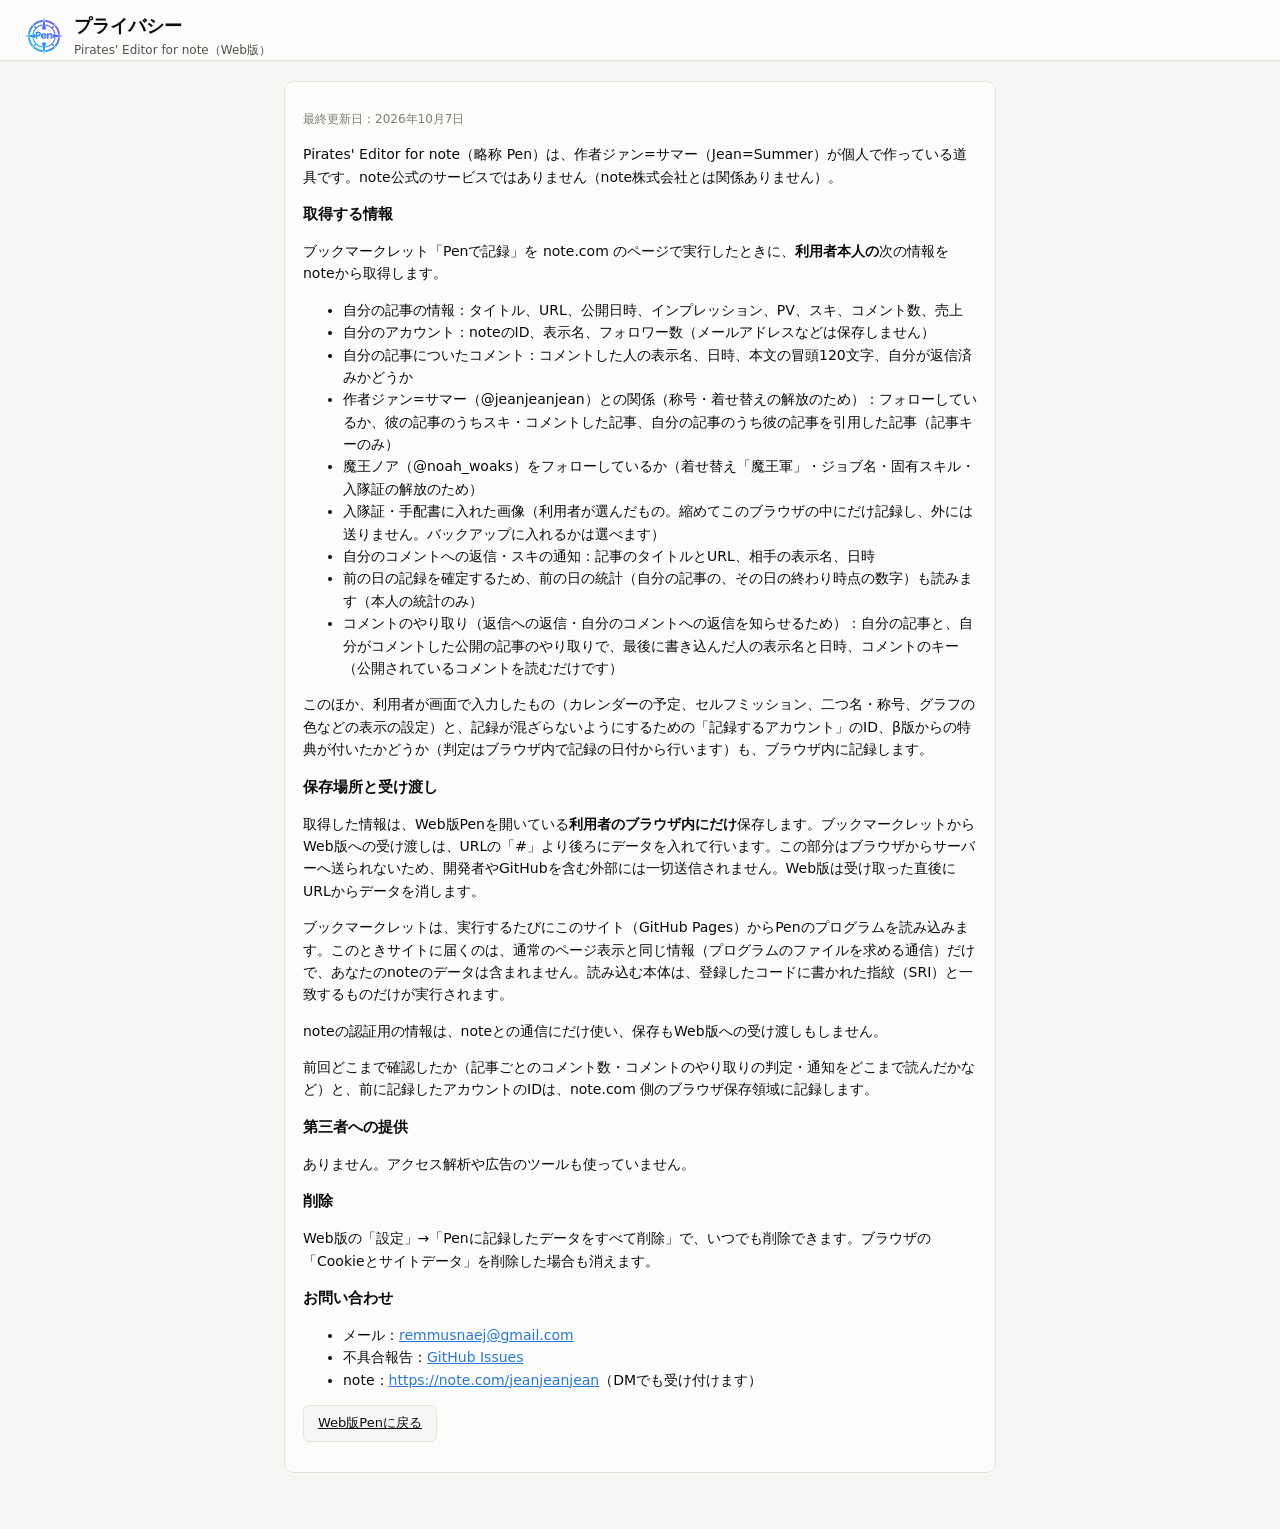
<file: docs/privacy.html>
<!doctype html>
<html lang="ja">
<head>
<meta charset="utf-8">
<meta name="viewport" content="width=device-width,initial-scale=1">
<title>プライバシー — Pirates' Editor for note（Web版）</title>
<link rel="icon" href="icons/icon-192.png">
<link rel="stylesheet" href="app/dashboard.css">
<style> main { max-width: 760px; } </style>
</head>
<body>
<header class="top"><div class="brand"><span class="logo" aria-hidden="true"><img src="icons/pen-logo.svg" alt=""></span><div><h1>プライバシー</h1><p class="sub">Pirates' Editor for note（Web版）</p></div></div></header>
<main>
  <div class="card">
    <p class="meta">最終更新日：2026年10月7日</p>
    <p>Pirates' Editor for note（略称 Pen）は、作者ジァン=サマー（Jean=Summer）が個人で作っている道具です。note公式のサービスではありません（note株式会社とは関係ありません）。</p>
    <h2>取得する情報</h2>
    <p>ブックマークレット「Penで記録」を note.com のページで実行したときに、<b>利用者本人の</b>次の情報をnoteから取得します。</p>
    <ul>
      <li>自分の記事の情報：タイトル、URL、公開日時、インプレッション、PV、スキ、コメント数、売上</li>
      <li>自分のアカウント：noteのID、表示名、フォロワー数（メールアドレスなどは保存しません）</li>
      <li>自分の記事についたコメント：コメントした人の表示名、日時、本文の冒頭120文字、自分が返信済みかどうか</li>
      <li>作者ジァン=サマー（@jeanjeanjean）との関係（称号・着せ替えの解放のため）：フォローしているか、彼の記事のうちスキ・コメントした記事、自分の記事のうち彼の記事を引用した記事（記事キーのみ）</li>
      <li>魔王ノア（@noah_woaks）をフォローしているか（着せ替え「魔王軍」・ジョブ名・固有スキル・入隊証の解放のため）</li>
      <li>入隊証・手配書に入れた画像（利用者が選んだもの。縮めてこのブラウザの中にだけ記録し、外には送りません。バックアップに入れるかは選べます）</li>
      <li>自分のコメントへの返信・スキの通知：記事のタイトルとURL、相手の表示名、日時</li>
      <li>前の日の記録を確定するため、前の日の統計（自分の記事の、その日の終わり時点の数字）も読みます（本人の統計のみ）</li>
      <li>コメントのやり取り（返信への返信・自分のコメントへの返信を知らせるため）：自分の記事と、自分がコメントした公開の記事のやり取りで、最後に書き込んだ人の表示名と日時、コメントのキー（公開されているコメントを読むだけです）</li>
    </ul>
    <p>このほか、利用者が画面で入力したもの（カレンダーの予定、セルフミッション、二つ名・称号、グラフの色などの表示の設定）と、記録が混ざらないようにするための「記録するアカウント」のID、β版からの特典が付いたかどうか（判定はブラウザ内で記録の日付から行います）も、ブラウザ内に記録します。</p>
    <h2>保存場所と受け渡し</h2>
    <p>取得した情報は、Web版Penを開いている<b>利用者のブラウザ内にだけ</b>保存します。ブックマークレットからWeb版への受け渡しは、URLの「#」より後ろにデータを入れて行います。この部分はブラウザからサーバーへ送られないため、開発者やGitHubを含む外部には一切送信されません。Web版は受け取った直後にURLからデータを消します。</p>
    <p>ブックマークレットは、実行するたびにこのサイト（GitHub Pages）からPenのプログラムを読み込みます。このときサイトに届くのは、通常のページ表示と同じ情報（プログラムのファイルを求める通信）だけで、あなたのnoteのデータは含まれません。読み込む本体は、登録したコードに書かれた指紋（SRI）と一致するものだけが実行されます。</p>
    <p>noteの認証用の情報は、noteとの通信にだけ使い、保存もWeb版への受け渡しもしません。</p>
    <p>前回どこまで確認したか（記事ごとのコメント数・コメントのやり取りの判定・通知をどこまで読んだかなど）と、前に記録したアカウントのIDは、note.com 側のブラウザ保存領域に記録します。</p>
    <h2>第三者への提供</h2>
    <p>ありません。アクセス解析や広告のツールも使っていません。</p>
    <h2>削除</h2>
    <p>Web版の「設定」→「Penに記録したデータをすべて削除」で、いつでも削除できます。ブラウザの「Cookieとサイトデータ」を削除した場合も消えます。</p>
    <h2>お問い合わせ</h2>
    <ul>
      <li>メール：<a href="mailto:remmusnaej@gmail.com">remmusnaej@gmail.com</a></li>
      <li>不具合報告：<a href="https://github.com/jeanjeanjean-sama/pirates-editor-for-note/issues">GitHub Issues</a></li>
      <li>note：<a href="https://note.com/jeanjeanjean">https://note.com/jeanjeanjean</a>（DMでも受け付けます）</li>
    </ul>
    <p><a class="btn" href="./">Web版Penに戻る</a></p>
  </div>
</main>
</body>
</html>
</file>
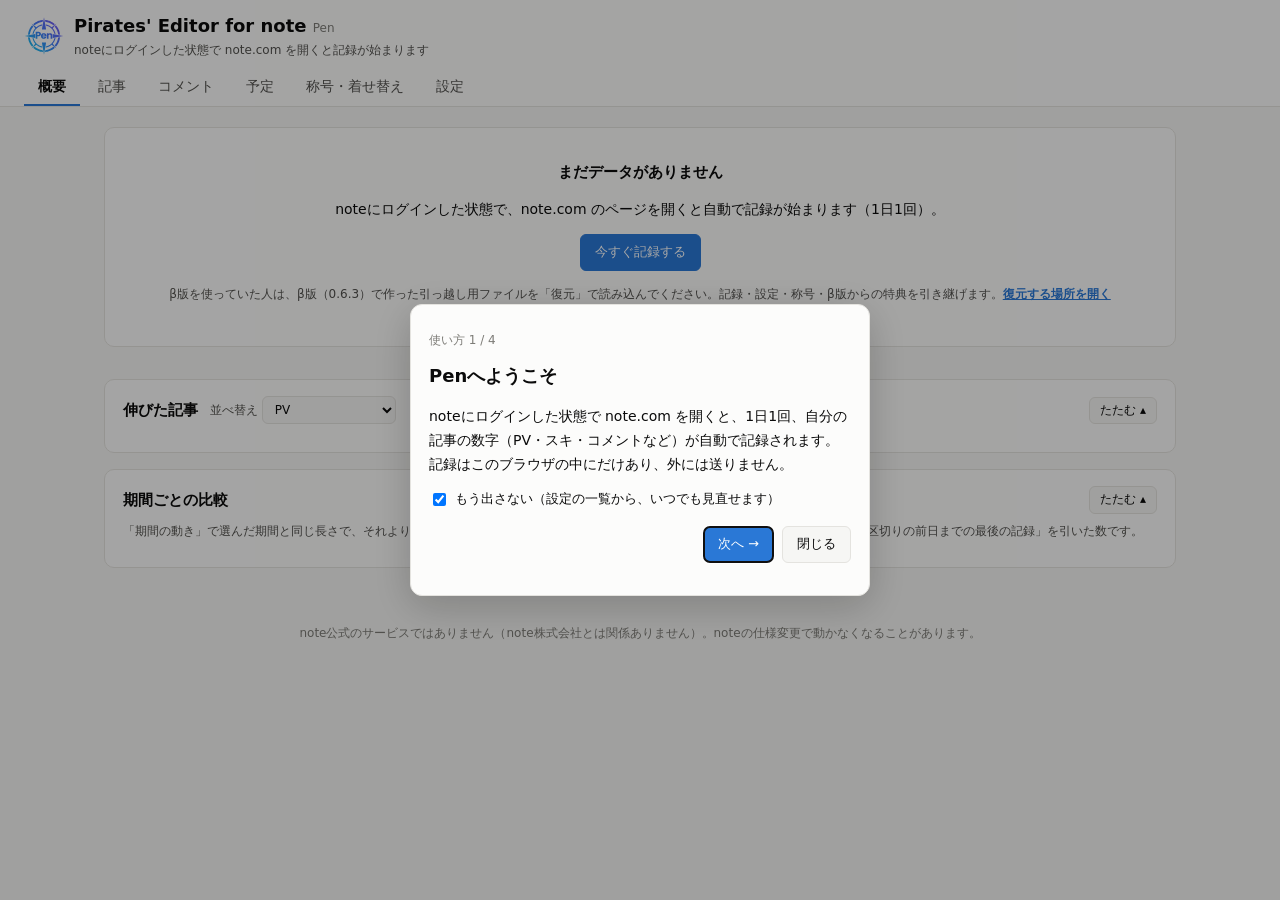
<file: src/dashboard.html>
<!doctype html>
<html lang="ja">
<head>
<meta charset="utf-8">
<meta name="viewport" content="width=device-width,initial-scale=1">
<title>Pirates' Editor for note</title>
<link rel="stylesheet" href="dashboard.css">
<script src="theme-boot.js"></script>
</head>
<body>
<header class="top">
  <div class="brand">
    <span class="logo" aria-hidden="true"><svg xmlns="http://www.w3.org/2000/svg" viewBox="0 0 100 100" role="img" aria-label="Pen"><defs><linearGradient id="pen-g" gradientUnits="userSpaceOnUse" x1="14" y1="86" x2="86" y2="14"><stop offset="0" stop-color="#14c3ea"/><stop offset="0.5" stop-color="#3a7df6"/><stop offset="1" stop-color="#7b57f2"/></linearGradient></defs><path fill="url(#pen-g)" d="M46.07,10.09L44.36,10.30L42.90,10.53L41.45,10.82L39.78,11.22L38.36,11.63L36.72,12.16L35.34,12.68L33.75,13.34L32.19,14.07L30.88,14.75L29.38,15.61L28.13,16.39L26.71,17.36L25.52,18.24L24.18,19.32L22.98,20.37L26.71,23.21L27.82,22.28L28.85,21.49L29.92,20.73L31.19,19.89L32.50,19.11L33.65,18.49L34.82,17.91L36.01,17.37L37.43,16.80L38.66,16.36L39.90,15.97L41.16,15.62L42.43,15.32L43.93,15.02L45.22,14.82L46.67,14.66L47.48,9.98ZM55.25,33.50L50.00,3.00L44.75,33.50ZM28.01,30.87L27.13,31.93L26.59,32.64L25.96,33.51L25.47,34.25L24.91,35.17L24.46,35.94L23.96,36.89L23.57,37.70L23.21,38.52L22.80,39.51L22.49,40.35L22.21,41.20L21.91,42.23L21.68,43.09L21.48,43.96L21.28,45.00L24.14,44.45L24.34,43.57L24.60,42.63L24.88,41.70L25.21,40.78L25.56,39.88L25.95,38.99L26.37,38.11L26.83,37.25L27.31,36.40L27.83,35.58L28.37,34.77L28.95,33.98L29.55,33.22L30.19,32.48L30.84,31.76L31.53,31.07L32.24,30.40L32.97,29.76L33.73,29.15L34.51,28.56L35.31,28.01L36.12,27.48L36.96,26.99L37.82,26.52L38.69,26.09L39.58,25.69L40.48,25.32L41.40,24.99L42.32,24.69L43.26,24.42L44.20,24.19L45.06,24.01L45.55,21.19L44.66,21.34L43.61,21.56L42.57,21.81L41.54,22.11L40.69,22.38L39.68,22.74L38.68,23.14L37.70,23.57L36.89,23.96L35.94,24.46L35.01,25.00L34.10,25.57L33.22,26.17L32.49,26.69L31.65,27.35L30.87,28.01L18.89,18.89ZM19.32,24.18L18.39,25.33L17.36,26.71L16.52,27.93L15.73,29.17L14.87,30.66L14.18,31.97L13.44,33.53L12.86,34.88L12.33,36.26L11.77,37.89L11.29,39.54L10.93,40.97L10.58,42.66L10.33,44.12L10.14,45.58L10.00,47.15L14.70,46.25L14.88,44.79L15.10,43.50L15.36,42.22L15.67,40.95L16.03,39.69L16.50,38.25L16.96,37.02L17.46,35.81L18.10,34.43L18.69,33.27L19.33,32.12L20.01,31.01L20.73,29.92L21.49,28.85L22.28,27.82L23.21,26.71L20.37,22.98ZM37.95,50.47L38.38,50.37L38.79,50.23L39.18,50.08L39.43,49.96L39.82,49.75L40.33,49.40L40.68,49.12L40.89,48.92L41.18,48.60L41.35,48.38L41.58,48.03L41.79,47.64L41.97,47.23L42.07,46.96L42.19,46.53L42.27,46.09L42.31,45.79L42.33,45.48L42.34,45.01L42.31,44.54L42.28,44.23L42.20,43.79L42.08,43.36L41.94,42.95L41.83,42.69L41.63,42.30L41.47,42.05L41.21,41.68L40.90,41.35L40.57,41.04L40.06,40.67L39.50,40.34L39.00,40.12L38.48,39.95L37.92,39.81L37.47,39.73L37.01,39.68L36.19,39.63L29.23,39.63L29.23,56.84L33.42,56.84L33.42,50.66L36.36,50.66L37.19,50.60ZM37.68,46.54L37.59,46.66L37.39,46.85L37.18,46.99L36.94,47.11L36.68,47.21L36.38,47.27L36.05,47.31L35.70,47.33L33.42,47.33L33.42,43.01L35.70,43.01L36.05,43.03L36.38,43.07L36.68,43.13L36.94,43.23L37.07,43.28L37.39,43.49L37.59,43.68L37.76,43.92L37.90,44.19L38.00,44.48L38.06,44.81L38.07,45.17L38.06,45.53L38.03,45.70L37.95,46.01L37.84,46.29ZM55.95,47.78L55.79,47.22L55.52,46.55L55.32,46.18L55.16,45.91L54.82,45.42L54.63,45.19L54.23,44.76L54.01,44.56L53.54,44.19L53.17,43.95L52.90,43.80L52.38,43.54L51.68,43.29L51.10,43.14L50.34,43.02L49.70,42.97L48.89,42.98L48.12,43.05L47.38,43.20L46.69,43.41L46.15,43.63L45.77,43.82L45.50,43.98L45.00,44.32L44.65,44.61L44.43,44.81L44.02,45.25L43.66,45.74L43.33,46.27L43.03,46.91L42.83,47.44L42.75,47.72L42.65,48.15L42.57,48.59L42.48,49.36L42.46,50.16L42.51,50.96L42.55,51.26L42.65,51.85L42.84,52.56L42.98,52.96L43.28,53.60L43.59,54.13L43.76,54.38L44.04,54.75L44.45,55.19L44.90,55.59L45.40,55.94L45.66,56.10L46.18,56.37L46.57,56.54L47.12,56.73L47.55,56.84L47.98,56.92L48.28,56.97L48.90,57.02L49.21,57.03L49.69,57.03L50.30,56.99L50.89,56.90L51.46,56.76L52.13,56.53L52.67,56.29L53.20,55.99L53.68,55.65L54.13,55.27L54.54,54.84L54.92,54.36L55.09,54.11L55.39,53.58L55.64,53.03L55.74,52.75L55.87,52.30L51.41,52.30L51.26,52.58L51.00,52.94L50.89,53.04L50.68,53.22L50.43,53.37L50.03,53.53L49.72,53.59L49.23,53.63L48.76,53.59L48.33,53.48L47.93,53.30L47.56,53.05L47.26,52.75L47.01,52.40L46.83,51.99L46.70,51.52L46.63,51.01L56.12,51.01L56.16,50.53L56.19,49.78L56.17,49.13L56.10,48.51ZM46.87,47.89L47.07,47.48L47.24,47.25L47.55,46.94L47.90,46.69L48.29,46.50L48.71,46.38L49.01,46.34L49.33,46.32L49.82,46.36L50.12,46.42L50.41,46.51L50.68,46.63L50.93,46.78L51.16,46.96L51.37,47.17L51.55,47.39L51.69,47.64L51.74,47.77L51.86,48.20L51.90,48.68L46.65,48.68L46.76,48.18ZM27.98,45.04L2.00,50.00L27.98,54.96ZM10.12,54.18L10.30,55.64L10.58,57.34L10.93,59.03L11.29,60.46L11.70,61.88L12.24,63.51L12.86,65.12L13.44,66.47L14.07,67.81L14.87,69.34L15.73,70.83L16.52,72.07L17.36,73.29L18.39,74.67L19.32,75.82L20.37,77.02L23.21,73.29L22.28,72.18L21.49,71.15L20.73,70.08L20.01,68.99L19.22,67.69L18.59,66.54L18.00,65.37L17.46,64.19L16.96,62.98L16.50,61.75L16.09,60.51L15.67,59.05L15.36,57.78L15.10,56.50L14.88,55.21L14.70,53.75L10.00,52.85ZM21.52,56.21L21.72,57.08L22.00,58.12L22.27,58.97L22.55,59.82L22.87,60.66L23.21,61.48L23.57,62.30L23.96,63.11L24.38,63.90L24.82,64.68L25.28,65.44L25.76,66.19L26.27,66.93L26.80,67.65L27.35,68.35L28.01,69.13L18.89,81.11L30.87,71.99L31.65,72.65L32.49,73.31L33.22,73.83L34.10,74.43L35.01,75.00L35.94,75.54L36.73,75.96L37.70,76.43L38.52,76.79L39.51,77.20L40.52,77.56L41.54,77.89L42.57,78.19L43.61,78.44L44.66,78.66L45.55,78.81L45.06,75.99L44.20,75.81L43.26,75.58L42.32,75.31L41.40,75.01L40.63,74.74L39.73,74.37L38.84,73.98L37.96,73.55L37.25,73.17L36.40,72.69L35.58,72.17L34.77,71.63L34.11,71.15L33.35,70.55L32.60,69.92L31.88,69.27L31.18,68.59L30.51,67.88L29.87,67.15L29.25,66.40L28.66,65.63L28.10,64.83L27.48,63.88L26.99,63.04L26.52,62.18L26.09,61.31L25.69,60.42L25.26,59.37L24.94,58.45L24.64,57.52L24.38,56.58L24.14,55.55L21.28,55.00ZM23.99,80.52L25.14,81.46L26.51,82.50L27.93,83.48L29.17,84.27L30.45,85.01L31.97,85.82L33.53,86.56L34.88,87.14L36.49,87.76L37.89,88.23L39.30,88.65L40.97,89.07L42.66,89.42L44.12,89.67L45.82,89.88L47.48,90.02L46.67,85.34L45.22,85.18L43.93,84.98L42.65,84.73L41.16,84.38L39.69,83.97L38.45,83.57L37.22,83.12L36.01,82.63L34.82,82.09L33.65,81.51L32.31,80.78L31.19,80.11L30.10,79.40L28.85,78.51L27.82,77.72L26.71,76.79L22.98,79.63ZM75.82,19.32L74.48,18.24L73.29,17.36L71.87,16.39L70.62,15.61L69.34,14.87L67.81,14.07L66.25,13.34L64.89,12.77L63.28,12.16L61.88,11.70L60.22,11.22L58.79,10.87L57.34,10.58L55.64,10.30L54.18,10.12L52.52,9.98L53.33,14.66L54.78,14.82L56.07,15.02L57.57,15.32L58.84,15.62L60.10,15.97L61.34,16.36L62.78,16.88L63.99,17.37L65.18,17.91L66.35,18.49L67.69,19.22L68.81,19.89L69.90,20.60L71.15,21.49L72.18,22.28L73.29,23.21L77.02,20.37ZM69.13,28.01L68.35,27.35L67.51,26.69L66.64,26.06L65.75,25.47L64.83,24.91L64.06,24.46L63.11,23.96L62.14,23.50L61.16,23.07L60.16,22.68L59.14,22.32L58.29,22.05L57.26,21.77L56.39,21.56L55.34,21.34L54.45,21.19L54.94,24.01L55.80,24.19L56.74,24.42L57.68,24.69L58.60,24.99L59.52,25.32L60.42,25.69L61.31,26.09L62.18,26.52L63.04,26.99L63.88,27.48L64.69,28.01L65.49,28.56L66.27,29.15L67.03,29.76L67.76,30.40L68.47,31.07L69.16,31.76L69.81,32.48L70.45,33.22L71.05,33.98L71.63,34.77L72.17,35.58L72.69,36.40L73.17,37.25L73.63,38.11L74.05,38.99L74.44,39.88L74.79,40.78L75.12,41.70L75.40,42.63L75.66,43.57L75.86,44.45L78.72,45.00L78.52,43.96L78.32,43.09L78.05,42.05L77.79,41.20L77.51,40.35L77.13,39.34L76.72,38.35L76.35,37.54L75.96,36.73L75.45,35.79L74.91,34.86L74.43,34.10L73.83,33.22L73.31,32.49L72.65,31.65L71.99,30.87L81.11,18.89ZM89.86,45.58L89.67,44.12L89.38,42.42L89.07,40.97L88.65,39.30L88.23,37.89L87.76,36.49L87.14,34.88L86.56,33.53L85.93,32.19L85.13,30.66L84.27,29.17L83.48,27.93L82.64,26.71L81.61,25.33L80.68,24.18L79.63,22.98L76.79,26.71L77.72,27.82L78.51,28.85L79.27,29.92L79.99,31.01L80.78,32.31L81.41,33.46L82.00,34.63L82.54,35.81L83.12,37.22L83.57,38.45L83.97,39.69L84.33,40.95L84.64,42.22L84.90,43.50L85.12,44.79L85.30,46.25L90.00,47.15ZM71.43,45.56L71.59,45.98L71.72,46.40L71.81,46.77L71.92,47.37L71.98,47.92L72.02,48.50L72.02,54.96L98.00,50.00L71.08,44.86L71.23,45.13ZM70.52,46.77L70.39,46.35L70.29,46.08L70.12,45.70L69.91,45.33L69.69,44.99L69.43,44.67L69.14,44.36L68.93,44.17L68.71,43.99L68.36,43.75L67.99,43.55L67.60,43.38L67.19,43.24L66.76,43.13L66.30,43.06L65.83,43.02L65.35,43.02L64.88,43.04L64.44,43.10L64.01,43.20L63.60,43.32L63.21,43.48L62.80,43.69L62.53,43.85L62.17,44.12L61.84,44.41L61.63,44.63L61.36,44.97L61.36,43.16L57.17,43.16L57.17,56.84L61.36,56.84L61.36,49.41L61.39,48.89L61.48,48.41L61.62,47.99L61.82,47.61L62.07,47.28L62.40,46.99L62.77,46.77L63.19,46.62L63.65,46.53L63.98,46.52L64.32,46.53L64.78,46.62L65.20,46.77L65.57,46.99L65.90,47.28L66.15,47.61L66.35,47.99L66.49,48.41L66.58,48.89L66.61,49.41L66.61,56.84L70.77,56.84L70.77,48.50L70.74,48.00L70.68,47.52L70.59,47.06ZM80.68,75.82L81.61,74.67L82.50,73.49L83.48,72.07L84.27,70.83L85.01,69.55L85.82,68.03L86.56,66.47L87.14,65.12L87.76,63.51L88.23,62.11L88.65,60.70L89.07,59.03L89.42,57.34L89.67,55.88L89.86,54.42L90.00,52.85L85.30,53.75L85.12,55.21L84.90,56.50L84.64,57.78L84.33,59.05L83.97,60.31L83.57,61.55L83.12,62.78L82.54,64.19L81.90,65.57L81.31,66.73L80.67,67.88L79.99,68.99L79.27,70.08L78.51,71.15L77.72,72.18L76.79,73.29L79.63,77.02ZM55.51,78.62L56.39,78.44L57.26,78.23L58.12,78.00L59.14,77.68L60.16,77.32L60.99,77.00L61.98,76.58L62.79,76.20L63.58,75.79L64.37,75.36L65.14,74.91L66.05,74.34L66.93,73.73L67.65,73.20L68.35,72.65L69.13,71.99L81.11,81.11L71.99,69.13L72.65,68.35L73.31,67.51L73.83,66.78L74.43,65.90L74.91,65.14L75.45,64.21L75.96,63.27L76.35,62.46L76.72,61.65L77.13,60.66L77.51,59.65L77.79,58.80L78.05,57.95L78.32,56.91L78.52,56.04L78.72,55.00L75.86,55.55L75.66,56.43L75.40,57.37L75.12,58.30L74.79,59.22L74.44,60.12L74.05,61.01L73.70,61.75L73.25,62.61L72.85,63.32L72.35,64.15L71.81,64.96L71.24,65.76L70.65,66.53L70.13,67.15L69.49,67.88L68.82,68.59L68.12,69.27L67.40,69.92L66.65,70.55L65.89,71.15L65.10,71.72L64.29,72.26L63.46,72.77L62.47,73.33L61.60,73.77L60.72,74.18L59.82,74.56L58.76,74.96L57.83,75.26L56.90,75.53L55.95,75.77L54.94,75.99L54.45,78.81ZM50.00,97.00L55.25,66.50L44.75,66.50ZM54.18,89.88L55.88,89.67L57.34,89.42L59.03,89.07L60.46,88.71L61.88,88.30L63.51,87.76L65.12,87.14L66.47,86.56L68.03,85.82L69.34,85.13L70.83,84.27L72.07,83.48L73.29,82.64L74.67,81.61L75.82,80.68L77.02,79.63L73.29,76.79L72.18,77.72L71.15,78.51L70.08,79.27L68.81,80.11L67.69,80.78L66.54,81.41L65.18,82.09L63.99,82.63L62.57,83.20L61.34,83.64L60.10,84.03L58.84,84.38L57.35,84.73L56.07,84.98L54.78,85.18L53.33,85.34L52.52,90.02Z"/></svg></span>
    <div>
      <h1>Pirates' Editor for note <span class="meta">Pen</span></h1>
      <p class="sub" id="whoami">読み込み中…</p>
    </div>
  </div>
  <div class="tabs-wrap" id="tabsWrap">
  <nav class="tabs" role="tablist" id="tabsNav">
    <button role="tab" data-tab="overview" aria-selected="true">概要</button>
    <button role="tab" data-tab="articles">記事</button>
    <button role="tab" data-tab="comments">コメント <span class="pill" id="unrepliedBadge" hidden></span></button>
    <button role="tab" data-tab="calendar">予定 <span class="pill" id="deadlineBadge" hidden></span></button>
    <button role="tab" data-tab="crew">称号・着せ替え</button>
    <button role="tab" data-tab="data">設定</button>
  </nav>
  <button type="button" class="tabs-more left" data-tabs-scroll="-1" aria-label="タブを左へ" hidden>‹</button>
  <button type="button" class="tabs-more right" data-tabs-scroll="1" aria-label="タブを右へ（続きがあります）" hidden>›</button>
  </div>
</header>

<main>
  <!-- 概要 -->
  <section id="tab-overview" class="tab">
    <div id="emptyState" class="card empty" hidden>
      <h2>まだデータがありません</h2>
      <p class="ext-only">noteにログインした状態で、note.com のページを開くと自動で記録が始まります（1日1回）。</p>
      <p class="ext-only"><button class="btn primary" data-action="run-now">今すぐ記録する</button></p>
      <p class="hint beta-move">β版を使っていた人は、β版（0.6.3）で作った引っ越し用ファイルを「復元」で読み込んでください。記録・設定・称号・β版からの特典を引き継げます。<button type="button" class="linkish" data-action="goto-restore">復元する場所を開く</button></p>
      <p class="web-only">noteにログインした状態で note.com を開き、ブックマークレット「Penで記録」をタップすると、ここにデータが入ります。</p>
      <p class="web-only"><a class="btn primary" href="install.html">記録のしかた（ブックマークレットの登録）</a>　<label class="btn">パソコン版Penのバックアップを読み込む<input type="file" accept="application/json" class="importFileAlt" hidden></label></p>
    </div>
    <div id="accountBanner" class="card banner account" hidden role="alert"></div>
    <div id="betaBanner" class="card banner beta" hidden role="status"></div>
    <div id="fmtBanner" class="card banner" hidden role="status"></div>
    <div id="backupBanner" class="card banner web-only" hidden></div>
    <div id="soonBanner" class="card banner soon" hidden></div>
    <div id="startGuide" class="card banner start-guide" hidden></div>
    <div class="totals-box" id="totalsBox">
      <div class="totals-head" id="totalsHead" hidden></div>
      <div class="kpis" id="kpis"></div>
      <p class="meta" id="snapMeta"></p>
    </div>

    <!-- v0.6.2 E：期間の選択（率・期間の動き・伸びた記事・期間ごとの比較が同じ期間を使う）。スクロールしても上に見える -->
    <div class="period-bar" id="periodBar" hidden>
      <span class="pb-label">期間</span>
      <div id="growthPicker"></div>
      <div class="period-nav" id="periodNav"></div>
    </div>

    <div class="card" id="ratesCard" hidden>
      <div class="card-head">
        <h2>率（開封率・スキ率・コメント率）</h2>
        <div class="controls">
          <div class="seg" role="group" aria-label="率の範囲" id="ratesMode">
            <button type="button" data-rmode="total" aria-pressed="false">累計</button>
            <button type="button" data-rmode="period" aria-pressed="true">選んだ期間</button>
          </div>
          <label class="check"><input type="checkbox" id="ratesShow" checked> 表示する</label>
          <button type="button" class="linkish meta goto-setting" data-goto-setting="rates">設定で見る</button>
        </div>
      </div>
      <div id="ratesBody"></div>
    </div>

    <div class="card" id="periodCard" hidden>
      <div class="card-head">
        <h2>期間の動き <button type="button" class="btn small" data-action="share-open" title="noteの振り返り記事に使う文字や画像を作ります">共有用に出す</button></h2>
      </div>
      <div id="periodBody"></div>
    </div>

    <div class="card" id="growthCard">
      <div class="card-head">
        <h2>伸びた記事</h2>
        <div class="controls">
          <label>並べ替え
            <select id="growthMetric">
              <option value="pv">PV</option>
              <option value="like">スキ</option>
              <option value="comment">コメント</option>
              <option value="imp">インプレッション</option>
            </select>
          </label>
        </div>
      </div>
      <p class="meta" id="growthMeta"></p>
      <ol class="rank" id="growthList"></ol>
    </div>

    <div class="card" id="compareCard">
      <div class="card-head"><h2>期間ごとの比較</h2><span class="meta" id="compareMeta"></span></div>
      <p class="hint">「期間の動き」で選んだ期間と同じ長さで、それより前の期間と並べます。各区切りの伸びは「区切りの最終日までの最後の記録」から「区切りの前日までの最後の記録」を引いた数です。</p>
      <div id="compareBody"></div>
    </div>
  </section>

  <!-- 記事 -->
  <section id="tab-articles" class="tab" hidden>
    <div class="seg subtabs" role="group" aria-label="記事の見方">
      <button type="button" data-asub="articles" aria-pressed="true">一覧</button>
      <button type="button" data-asub="map" aria-pressed="false">マップ</button>
    </div>
    <div class="card" id="searchCard">
      <div class="card-head"><h2>記事を探す <span class="meta">本文・タイトル・ハッシュタグ・投稿日</span></h2></div>
      <div id="searchForm"></div>
    </div>
    <div class="card">
      <div class="card-head">
        <h2>どの記事がどう動いている？ <span class="meta" id="articleCount"></span></h2>
        <div class="seg" role="group" aria-label="表示">
          <button data-view="cards" aria-pressed="true">カード</button>
          <button data-view="table" aria-pressed="false">表</button>
        </div>
      </div>
      <div class="controls wrap">
        <div class="seg" role="group" aria-label="見る段階" id="stageSeg">
          <button data-stage="entry" aria-pressed="false">入口（インプレッション→PV）</button>
          <button data-stage="response" aria-pressed="true">反応（PV→スキ）</button>
        </div>
        <div class="seg" role="group" aria-label="並べ替え" id="orderSeg">
          <button data-order="new" aria-pressed="true">公開が新しい順</button>
          <button data-order="delta" aria-pressed="false">前回からの差が大きい順</button>
          <button data-order="pv" aria-pressed="false">PVが多い順</button>
          <button data-order="rate" aria-pressed="false">率が高い順</button>
        </div>
        <input type="search" id="articleSearch" placeholder="タイトルで絞り込み">
      </div>
      <div class="controls wrap trend-controls" id="trendControls" hidden></div>
      <p class="hint" id="cardsHint">棒はすべての記事で同じ物差し（対数目盛）です。縦の点線は全記事の中央値です。右端の数字は前回の記録からの増加です。</p>
      <div id="cardList"></div>
      <p id="cardMore" hidden><button class="btn" data-action="more-cards">さらに表示</button></p>
      <div class="table-wrap" id="tableWrap" hidden>
        <table class="grid" id="articleTable">
          <thead><tr>
            <th data-sort="title" class="l">タイトル</th>
            <th data-sort="publishedAt">公開日</th>
            <th data-sort="imp">インプレッション</th>
            <th data-sort="pv">PV</th>
            <th data-sort="dpv">PV 前回比</th>
            <th data-sort="like">スキ</th>
            <th data-sort="dlike">スキ 前回比</th>
            <th data-sort="comment">コメント</th>
            <th data-sort="ctr" title="PV ÷ インプレッション">開封率</th>
            <th data-sort="likeRate" title="スキ ÷ PV">スキ率</th>
          </tr></thead>
          <tbody></tbody>
        </table>
      </div>
    </div>
  </section>

  <!-- マップ -->
  <section id="tab-map" class="tab" hidden>
    <div class="seg subtabs" role="group" aria-label="記事の見方">
      <button type="button" data-asub="articles" aria-pressed="false">一覧</button>
      <button type="button" data-asub="map" aria-pressed="true">マップ</button>
    </div>
    <div class="card">
      <div class="card-head">
        <h2>全体の中でどんな位置？</h2>
        <div class="seg" role="group" aria-label="組み合わせ" id="mapSeg">
          <button data-map="a" aria-pressed="true">A: インプレッション → PV</button>
          <button data-map="b" aria-pressed="false">B: PV → スキ</button>
        </div>
      </div>
      <div class="controls map-controls">
        <span class="meta">補助線</span>
        <div class="seg" role="group" aria-label="補助線" id="mapGuideSeg">
          <button type="button" data-mguide="diag" aria-pressed="true">斜めの線（％の目安）</button>
          <button type="button" data-mguide="quad" aria-pressed="false">4つの区画</button>
        </div>
        <button type="button" class="linkish meta goto-setting" data-goto-setting="mapGuide">設定で見る</button>
        <label id="mapMinWrap" hidden><span id="mapMinLabel">インプレッションが</span> <input type="number" id="mapMin" min="0" step="10" value="100" inputmode="numeric"> 未満の記事は除く</label>
      </div>
      <p class="hint" id="mapHint"></p>
      <div class="legend" id="mapLegend"></div>
      <div class="legend quad-info" id="mapQuadInfo" hidden></div>
      <div id="mapChart" class="chart map"></div>
    </div>
  </section>

  <!-- コメント -->
  <section id="tab-comments" class="tab" hidden>
    <div class="card">
      <div class="card-head">
        <h2>未返信のコメント <span class="meta" id="unrepliedMeta"></span></h2>
        <div class="controls">
          <button class="btn small ext-only" data-action="recheck">今すぐ確認し直す</button>
          <label class="check"><input type="checkbox" id="showDismissed"> 対応済みも表示</label>
        </div>
      </div>
      <p class="hint">自分の記事についたコメントのうち、あなたがまだ返信していないものです（noteの「作者が返信済みか」の情報を使っています）。<span class="ext-only">返信すると、この画面を開いたときや、記事のページで30秒ほど待つと自動で消えます。</span><span class="web-only">返信したあと、noteでもう一度「Penで記録」をタップすると消えます。</span>返信しないと決めたものは「対応済み」にできます。</p>
      <div id="unrepliedList"></div>
      <h3 class="subhead">返信への返信（要確認）</h3>
      <p class="hint">自分の記事のコメントのやり取りで、あなたが返信したあとに相手がまた書き込んだものです。そのやり取りで最後にあなたが返信すると、次に確かめたときに自動で消えます。返信しないと決めたものは「確認済み」にできます（相手がまた書き込むと、もう一度出ます）。</p>
      <div id="threadList"></div>
      <p class="hint look-at"><span id="commentLookAt"></span><span class="ext-only">　コメントに気づけるのは note を開いたときです。noteを開いたままにしておくと早く気づけます（通知を<span id="noticeEveryText">5分</span>ごとに確かめます）。</span><span class="web-only">　コメントは、noteで「Penで記録」をタップしたときに確かめます。</span> <button type="button" class="linkish meta goto-setting ext-only" data-goto-setting="noticeEvery">設定で見る</button></p>
    </div>

    <div class="card">
      <div class="card-head"><h2>自分のコメントへの返信（未確認） <span class="meta" id="mineRepliesMeta"></span></h2>
        <button type="button" class="linkish meta goto-setting" data-goto-setting="badgeMineReplies">設定で見る</button></div>
      <p class="hint">他の人の記事に書いたあなたのコメントに、返信が来たものです。「確認済み」を押すまで残ります。そのやり取りで最後にあなたが返信すると、自動で消えます。noteの通知から拾っているため、通知を切っている人や、通知が流れてしまった返信は出ません。</p>
      <div id="mineRepliesList"></div>
    </div>

    <div class="card">
      <div class="card-head"><h2>自分がコメントした記事 <span class="meta" id="myCommentsMeta"></span></h2></div>
      <p class="hint">他の人の記事を開いたときにコメント欄から見つけたものと、通知（あなたのコメントへの返信・スキ）から見つけたものを記録しています。noteには自分のコメント一覧の機能がないため、拡張機能を入れる前のコメントは、その記事を開き直すか、返信・スキの通知が来たときに追加されます。</p>
      <div id="myCommentsList"></div>
    </div>
  </section>

  <!-- データ・設定 -->
  <!-- 称号・着せ替え -->
  <!-- カレンダー（v0.6.0 ⑨） -->
  <section id="tab-calendar" class="tab" hidden>
    <div class="card" id="calSoon" hidden></div>
    <div class="card" id="calCard">
      <div class="card-head">
        <h2 id="calTitle">カレンダー</h2>
        <div class="controls">
          <button type="button" class="btn small" data-cal="prev" aria-label="前の月">←</button>
          <button type="button" class="btn small" data-cal="today">今月</button>
          <button type="button" class="btn small" data-cal="next" aria-label="次の月">→</button>
          <button type="button" class="btn small primary" data-cal="add">＋ 予定を足す</button>
        </div>
      </div>
      <p class="hint">投稿した日は、Penの記録（記事の公開日）から自動で出ます。「投稿予定」（特定の日か期間）、「コンテスト」（開始日〜終了日）、「その他」の予定は手で入れられます。日付を押すと、その日の予定を足せます。通知は出しません（この画面を開いたときに、近い締切・予定を表示します）。</p>
      <div class="cal-legend" id="calLegend"><span class="lg"><i class="cal-mk posted">●</i>投稿した記事</span><span class="lg"><i class="cal-mk post">○</i>投稿予定</span><span class="lg"><i class="cal-mk contest">⚑</i>コンテスト</span><span class="lg"><i class="cal-mk other">◆</i>その他</span><span class="lg"><i class="cal-bandmk contest"></i>期間の予定（帯）</span><span class="lg"><i class="cal-bandmk post soft"></i>投稿予定・その他の期間（薄い帯）</span><button type="button" class="linkish meta" data-cal="colors">色を変える</button></div>
      <div id="calGrid" class="cal-grid" role="grid" aria-labelledby="calTitle"></div>
      <h3 class="subhead">この月の予定と投稿</h3>
      <ul id="calList" class="cal-list"></ul>
    </div>
    <div class="card" id="missionCard">
      <div class="card-head"><h2>セルフミッション <span class="meta" id="missionMeta"></span></h2><button type="button" class="btn small primary" data-m="new">＋ ミッションを作る</button></div>
      <p class="hint">自分で決める目標です。進み具合は、Penの記録から自動で計算します。連続投稿は「お休みの日」を決められます（お休みの日は投稿しなくても途切れません。今日まだ投稿していなくても途切れません）。</p>
      <ul id="missionList" class="m-list"></ul>
    </div>
  </section>

  <section id="tab-crew" class="tab" hidden>
    <div class="card perk-status" id="perkStatus"></div>
    <div class="card enlist-top" id="enlistTop" hidden>
      <div class="card-head"><h2>🦇 魔王軍入隊証</h2></div>
      <button type="button" class="enlist-thumb" id="enlistOpen" aria-label="魔王軍入隊証を大きく見る"><span class="wanted enlist" id="enlistView" aria-label="魔王軍入隊証"></span></button>
      <p class="meta enlist-tip">押すと大きく表示します。</p>
      <p class="hint" id="enlistGift" hidden></p>
    </div>
    <div class="enlist-zoom" id="enlistZoom" hidden role="dialog" aria-modal="true" aria-label="魔王軍入隊証（大きく表示）"><img id="enlistZoomImg" alt=""><button type="button" class="btn enlist-zoom-close" data-action="enlist-zoom-close">閉じる</button></div>
    <div class="card demon-card" id="demonCard">
      <div class="perk-status" id="demonStatus"></div>
      <div id="demonFields" hidden>
        <div class="card-head"><h2>入隊証の作り方</h2><button type="button" class="btn small" data-action="enlist-fold" aria-expanded="true">たたむ</button></div>
        <div id="demonBody">
          <p class="card-pick enlist-modes" role="radiogroup" aria-label="入隊証の作り方">
            <label><input type="radio" name="enlistMode" value=""> <b><span class="tool-name">この拡張機能</span>で作る</b><span class="meta">魔王軍の入隊証の枠に、名前・ジョブ名・固有スキル・入隊日と、好きな写真を入れます。</span></label>
            <label><input type="radio" name="enlistMode" value="own"> <b>自分で作った入隊証の画像を飾る</b><span class="meta">ChatGPT などで作った入隊証の画像を、そのまま飾ります（横長・縦長どちらも）。</span></label>
          </p>
          <div class="enlist-own" id="enlistOwnBox" hidden>
            <h3 class="subhead">入隊証の画像</h3>
            <p class="btn-row"><label class="btn primary">入隊証の画像を選ぶ<input type="file" accept="image/*" data-img-pick="enlistOwn" hidden></label> <button type="button" class="btn" data-img-clear="enlistOwn" hidden>外す</button></p>
            <p class="meta" id="enlistOwnState"></p>
          </div>
          <div class="demon-grid">
            <div>
              <h3 class="subhead">ジョブ名</h3>
              <p class="hint">魔王軍での役目です（16文字まで）。画面の上の名前の前に出ます<span class="make-only">。入隊証にも載ります</span>。</p>
              <p><input type="text" id="jobInput" class="epithet-input" maxlength="32" placeholder="例：暗黒騎士" aria-label="ジョブ名" autocomplete="off"></p>
              <p class="epithet-ideas" id="jobIdeas"></p>
              <p class="meta" id="jobMsg" role="status"></p>
            </div>
            <div>
              <h3 class="subhead">固有スキル</h3>
              <p class="hint">あなただけの妙な能力です（20文字まで）。画面の上の名前の後ろに出ます<span class="make-only">。入隊証にも載ります</span>。</p>
              <p><input type="text" id="skillInput" class="epithet-input" maxlength="40" placeholder="例：誤字を見抜く魔眼" aria-label="固有スキル" autocomplete="off"></p>
              <p class="epithet-ideas" id="skillIdeas"></p>
              <p class="meta" id="skillMsg" role="status"></p>
            </div>
            <div class="make-only">
              <h3 class="subhead">入隊日</h3>
              <p class="hint">好きな日を書けます（20文字まで。例：「西暦452年 2月23日」「気が向いた日」）。空のときは、記録を始めた日になります。</p>
              <p><input type="text" id="enlistInput" class="epithet-input" maxlength="40" aria-label="入隊日" autocomplete="off"> <button type="button" class="btn small" data-action="enlist-first">記録の初日にする</button></p>
              <p class="meta" id="enlistMsg" role="status"></p>
            </div>
          </div>
          <div class="demon-grid make-only">
            <div>
              <h3 class="subhead">形</h3>
              <p class="card-pick" role="radiogroup" aria-label="入隊証の形">
                <label><input type="radio" name="enlistLayout" value="land"> 横長（1200×800）</label>
                <label><input type="radio" name="enlistLayout" value="port"> 縦長（1024×1536）</label>
              </p>
            </div>
            <div>
              <h3 class="subhead">写真</h3>
              <p class="hint">好きな画像を、入隊証の写真の枠に入れられます。入れなければ、魔王軍の紋章が入ります。</p>
              <p class="btn-row"><label class="btn primary">画像を選ぶ<input type="file" accept="image/*" data-img-pick="demonPhoto" hidden></label> <button type="button" class="btn" data-img-clear="demonPhoto" hidden>外す</button></p>
              <p class="meta" id="demonPhotoState"></p>
            </div>
          </div>
          <p class="hint">入れた画像は、このブラウザの中にだけ記録し、どこにも送りません（大きい画像は縮めて記録します）。バックアップに入れるかどうかは、設定の「バックアップ」で選べます。</p>
        </div>
      </div>
    </div>
    <div class="crew-grid">
      <div class="card">
        <h2>称号</h2>
        <p class="hint">画面の上、名前の前に表示されます。海賊・海軍・海の住人の肩書から選ぶか、「自由に名乗る」で好きな肩書を入れてください（16文字まで）。</p>
        <p><select id="titleSel" aria-label="称号"></select></p>
        <p><input type="text" id="titleCustom" maxlength="16" placeholder="例：砂漠の航海士" aria-label="自由な称号" hidden></p>
        <p class="meta" id="titleMsg"></p>
        <h3 class="subhead">二つ名</h3>
        <p class="hint">名前の前に付ける言葉です（12文字まで。例：「鉄壁の」）。画面の上の名前と、手配書に表示されます。フォローしなくても使えます。</p>
        <p><input type="text" id="epithetInput" class="epithet-input" maxlength="24" placeholder="例：鉄壁の" aria-label="二つ名" autocomplete="off"></p>
        <p class="epithet-ideas" id="epithetIdeas"></p>
        <p class="meta" id="epithetMsg" role="status"></p>
        <div id="wantedPhotoBox">
        <h3 class="subhead">手配書の写真</h3>
        <p class="hint">手配書の写真の欄に、好きな画像を入れられます。入れなければロゴが入ります。画像はこのブラウザの中にだけ記録します。</p>
        <p class="btn-row"><label class="btn">画像を選ぶ<input type="file" accept="image/*" data-img-pick="wantedPhoto" hidden></label> <button type="button" class="btn" data-img-clear="wantedPhoto" hidden>外す</button></p>
        <p class="meta" id="wantedPhotoState"></p>
        </div>
      </div>
      <div class="wanted" id="wanted" aria-label="手配書（称号のプレビュー）"></div>
    </div>
    <div class="card">
      <h2>着せ替え</h2>
      <div class="themes" id="themeList"></div>
      <p class="hint">グラフの色（インプレッション＝青、PV＝橙、スキ＝緑）は、どの着せ替えでも同じです。パソコンやスマホの「ダークモード」に合わせて、暗い配色にも切り替わります。</p>
    </div>
    <div class="card">
      <h2>特別な称号</h2>
      <p class="hint">作者ジァン=サマー（@jeanjeanjean）の記事にスキ・コメント・引用をすると増えます。引用は、Penに記録した自分の記事の本文に、彼の記事のURL（埋め込み）があるかで判定します。</p>
      <ul class="unlocks" id="unlockList"></ul>
    </div>
  </section>

  <section id="tab-data" class="tab" hidden>
    <div class="card" id="allSettings">
      <div class="card-head"><h2>設定の一覧</h2></div>
      <p class="hint">Penの設定はここですべて見られます。その場の切り替え（記事の一覧の上の「見出し画像」など）で変えたものも、ここに出ます。</p>
      <div id="settingsList" class="settings-list"></div>
    </div>

    <div class="card explain">
      <h2>「記録」と「ダウンロード」の違い</h2>
      <div class="flow">
        <span class="fstep">note</span><span class="farrow">→</span>
        <span class="fstep store">Penに<b>記録</b><small>このブラウザの中</small></span><span class="farrow">→</span>
        <span class="fstep file">⬇ <b>ダウンロード</b><small>パソコンのファイル</small></span>
      </div>
      <p class="hint"><b>記録</b>は、Penがグラフや一覧を表示するために、このブラウザの中にデータを貯めておくことです。ファイルとしては見えません。<br>
      <b>⬇ ダウンロード</b>のボタンを押すと、パソコンの「ダウンロード」フォルダにファイル（CSVなど）が保存され、Excelなどで開けます。</p>
    </div>

    <div class="card web-only">
      <h2>記録する</h2>
      <p>noteにログインした状態で <a href="https://note.com/" target="_blank" rel="noopener">note.com</a> を開き、ブックマークレット「<b>Penで記録</b>」をタップします。記録が終わると自動でこの画面に戻り、データが追加されます。</p>
      <p><a class="btn primary" href="install.html">ブックマークレットの登録方法</a></p>
      <p class="hint">スマホでは自動では記録されません。毎日1回タップすると、日ごとの増え方がきれいに記録されます。本文の記録はパソコン版Pen（Chrome拡張機能）でできます。</p>
    </div>

    <div class="card" id="accountCard">
      <h2>記録するアカウント</h2>
      <div id="accountBody"></div>
    </div>

    <div class="card" id="mixedCard">
      <h2>別のアカウントの記録の疑い</h2>
      <div id="mixedBody"></div>
    </div>

    <div class="card" id="featureCard">
      <h2>表示する機能</h2>
      <p class="hint">使わない機能は、ここで表示をOFFにできます（記録したデータは消えません。ONに戻すとまた表示されます）。noteとの通信を止めたいときは、<span class="ext-only">下の「noteから記録する」の設定をOFFにしてください。</span><span class="web-only">Web版は、ブックマークレット「Penで記録」をタップしたときだけnoteと通信します。</span>記録する前のアカウントの確認（上の「記録するアカウント」）は、記録が混ざらないように、いつもONです。</p>
      <div id="featureList" class="feature-list"></div>
    </div>

    <div class="card" id="colorCard">
      <div class="card-head"><h2>グラフとカレンダーの色</h2><button type="button" class="btn small" data-color-reset-all="">すべて元の色に戻す</button></div>
      <p class="hint">ここで決めた色を、概要のグラフ・記事カードの棒と線・マップの点・共有用の画像・カレンダーのすべてに使います。変えていない色は、着せ替え（明るい画面・暗い画面）ごとの元の色のままです。背景と見分けにくい色を選ぶと ⚠ が出ます。</p>
      <div id="colorList" class="color-list"></div>
    </div>

    <div class="card ext-only">
      <h2>noteから記録する</h2>
      <p><button class="btn primary" data-action="run-now">今すぐ記録する</button> <span class="meta" id="runStatus"></span></p>
      <p class="hint">noteのタブが開いていない場合は、noteのトップページを裏で開いて記録し、終わったら自動で閉じます。noteへのアクセスは1秒以上の間隔をあけて行います。</p>
      <div class="settings">
        <label class="check"><input type="checkbox" data-setting="autoCollect"> note を開いたときに1日1回、自動で記録する</label>
        <label class="check"><input type="checkbox" data-setting="finalizePrev"> 前の日の記録を確定する（記録した日の数字を、noteの「その日の終わり」の数字に直します。前の日の統計も読みます）</label>
        <label class="check"><input type="checkbox" data-setting="checkComments"> 未返信コメントを確認する（6時間ごと）</label>
        <label class="check"><input type="checkbox" data-setting="recordMyComments"> 自分が書いたコメントを記録する</label>
        <label class="check"><input type="checkbox" data-setting="perkCheck"> 称号・着せ替えのために、@jeanjeanjean のフォロー・スキ・コメントを確認する（週に1回）</label>
      </div>
    </div>

    <div class="card" id="bodyCard">
      <div class="card-head"><h2>記事の本文をダウンロード</h2></div>
      <p class="hint ext-only">ボタンを押すと、Penにまだ記録していない記事の本文をnoteから取り込んでから、<b>全記事分のファイルをパソコンにダウンロード</b>します。初回は1記事1秒以上の間隔をあけるため、約200記事で4分ほどかかります（その間はこの画面を開いたままにしてください）。2回目からは、新しい記事の分だけ取り込むのですぐに終わります。</p>
      <p class="hint web-only">Web版では本文をnoteから取り込めません。パソコン版Pen（Chrome拡張機能）のバックアップを読み込むと、ここからダウンロードできます。</p>
      <div class="btn-row">
        <button class="btn primary dl" data-action="bodies-csv">⬇ 全記事の本文をダウンロード（CSV）</button>
        <button class="btn dl" data-action="bodies-md">⬇ 全記事の本文をダウンロード（Markdown・ZIP）</button>
      </div>
      <p class="meta"><span id="bodyProgress"></span> <button class="btn small" id="bodyStop" data-action="bodies-stop" hidden>止める</button></p>
      <p class="meta">Penに記録済みの本文：<span id="bodyMeta"></span></p>
      <h3 class="subhead">記事を選んでダウンロード</h3>
      <p class="hint">Penに本文を記録してある記事から選んで、ダウンロードします（ここではnoteから取り込みません）。</p>
      <div id="bodyExport"></div>
      <details class="more">
        <summary>くわしい設定・説明</summary>
        <p class="hint">CSVの列は GAS版の「記事一覧」シートと同じ順（A:URL / B:タイトル / C:本文 / D:日付）で、後ろに文字数・ハッシュタグ・有料/無料などが続きます。本文が3万文字を超える記事は「本文(続き2)」以降の列に分けています（Excelの1セルの上限対策）。1記事だけ欲しいときは、「記事」タブの各記事にある「⬇ 本文をダウンロード」を押してください。</p>
        <p class="ext-only"><button class="btn small" data-action="bodies-all">記事を書き直したときに：全記事の本文を取り込み直してダウンロード</button></p>
        <label class="check ext-only"><input type="checkbox" data-setting="saveBodies"> 新しく公開した記事の本文を、毎日の記録のときにPenに取り込んでおく</label>
      </details>
    </div>

    <div class="card" id="backupCard">
      <h2>数値のダウンロード・バックアップ</h2>
      <div class="btn-row">
        <button class="btn dl" data-action="csv-latest">⬇ 最新の数値をダウンロード（CSV）</button>
        <button class="btn dl" data-action="csv-all">⬇ これまでの全記録をダウンロード（CSV）</button>
      </div>
      <h3 class="subhead">バックアップ</h3>
      <p class="hint">Penに記録したデータは、このブラウザの中にだけあります。<span class="ext-only">拡張機能を削除すると消えるので、</span><span class="web-only">ブラウザの「Cookieとサイトデータ」を削除すると消え、機種変更でも引き継がれないので、</span>ときどきバックアップファイルをダウンロードしておいてください。パソコン版とWeb版のバックアップは互いに読み込めます。<span id="storageInfo"></span></p>
      <div class="btn-row">
        <button class="btn dl" data-action="json-backup">⬇ バックアップをダウンロード（JSON）</button>
        <label class="meta backup-img"><input type="checkbox" id="backupImages" checked> 画像（入隊証・手配書に入れた画像）もバックアップに入れる</label>
        <button class="btn web-only" data-action="share-backup">⬆ バックアップを共有（ドライブなどに置く）</button>
        <label class="btn">⬆ バックアップファイルから復元<input type="file" accept="application/json" id="importFile" hidden></label>
      </div>
      <p class="hint">β版から移るとき：β版（0.6.3）の設定で作った「正規版への引っ越し用ファイル」を、上の「⬆ バックアップファイルから復元」で読み込んでください。β版の以前のバックアップは、そのままでは読み込めません（β版を 0.6.3 に上げてから、引っ越し用ファイルを作ってください）。</p>
    </div>

    <div class="card">
      <h2>動作ログ</h2>
      <ul class="logs" id="logList"></ul>
    </div>

    <div class="card danger">
      <h2>データの削除</h2>
      <p><button class="btn danger" data-action="wipe">Penに記録したデータをすべて削除</button></p><p class="hint">ダウンロードしたファイル（パソコンの「ダウンロード」フォルダにあるもの）は消えません。</p>
    </div>

    <div class="card about" id="aboutCard">
      <h2>このツールについて</h2>
      <p><b>Pirates' Editor for note</b>（略称 Pen）は、自分のnoteの数値を記録・分析する道具です。note公式のサービスではありません（note株式会社とは関係ありません）。</p>
      <ul class="about-list">
        <li>作者：ジァン=サマー（<a href="https://note.com/jeanjeanjean" target="_blank" rel="noopener">note @jeanjeanjean</a>）</li>
        <li>問い合わせ：<a href="mailto:remmusnaej@gmail.com">remmusnaej@gmail.com</a>（noteのDMでも受け付けます）</li>
        <li>不具合の報告・ソースコード：<a href="https://github.com/jeanjeanjean-sama/pirates-editor-for-note" target="_blank" rel="noopener">GitHub</a></li>
        <li>プライバシーポリシー：<a class="ext-only" href="https://github.com/jeanjeanjean-sama/pirates-editor-for-note/blob/main/PRIVACY.md" target="_blank" rel="noopener">PRIVACY.md</a><a class="web-only" href="privacy.html">プライバシー</a>（記録はこのブラウザの中にだけあり、外には送りません）</li>
        <li>ライセンス：MIT（Copyright (c) 2026 Jean=Summer）</li>
      </ul>
    </div>
  </section>
</main>

<footer class="foot">
  <span class="ver" id="penVersion"></span>note公式のサービスではありません（note株式会社とは関係ありません）。noteの仕様変更で動かなくなることがあります。<span class="web-only">　<a href="privacy.html">プライバシー</a></span>
</footer>

<div id="tooltip" class="tooltip" role="status" hidden></div>
<script src="db.js"></script>
<script src="data.js"></script>
<script src="store.js"></script>
<script src="threads.js"></script>
<script src="backup.js"></script>
<script src="dashboard.js"></script>
<script src="periods.js"></script>
<script src="views.js"></script>
<script src="cardtrend.js"></script>
<script src="share.js"></script>
<script src="search.js"></script>
<script src="calendar.js"></script>
<script src="missions.js"></script>
<script src="features.js"></script>
<script src="account.js"></script>
<script src="beta.js"></script>
<script src="colors.js"></script>
<script src="settings.js"></script>
<script src="guide.js"></script>
<script src="bodies.js"></script>
<script src="enlist-draw.js"></script>
<script src="perks.js"></script>
<script src="backfill.js"></script>
<script src="backfill-ui.js"></script>
</body>
</html>
</file>
<file: docs/app/dashboard.css>
[hidden] { display: none !important; }
.foot .ver { font-variant-numeric: tabular-nums; }
:root {
  color-scheme: light;
  --bg: #f6f6f4;
  --surface: #fcfcfb;
  --line: #e4e3df;
  --grid: #ecebe7;
  --text: #0b0b0b;
  --text-2: #52514e;
  --muted: #7d7c77;
  --accent: #2a78d6;
  --series-1: #2a78d6;
  --good: #1a7f37;
  --bad: #c62a2a;
  --danger: #c62a2a;
  --pill: #e34948;
  --radius: 10px;
}
@media (prefers-color-scheme: dark) {
  :root {
    color-scheme: dark;
    --bg: #121211;
    --surface: #1a1a19;
    --line: #2e2e2c;
    --grid: #262624;
    --text: #ffffff;
    --text-2: #c3c2b7;
    --muted: #8f8e87;
    --accent: #3987e5;
    --series-1: #3987e5;
    --good: #4cc26b;
    --bad: #ff7b72;
    --danger: #ff7b72;
    --pill: #e66767;
  }
}
* { box-sizing: border-box; }
body { margin: 0; background: var(--bg); color: var(--text); font: 14px/1.6 system-ui, -apple-system, "Hiragino Sans", "Noto Sans JP", "Yu Gothic UI", sans-serif; }
h1 { font-size: 18px; margin: 0; }
h2 { font-size: 15px; margin: 0 0 8px; }
a { color: var(--accent); }
.top { position: sticky; top: 0; z-index: 5; background: var(--surface); border-bottom: 1px solid var(--line); padding: 12px 24px 0; }
.brand { display: flex; gap: 10px; align-items: center; }
.logo { font-size: 22px; color: var(--accent); }
.sub { margin: 0; color: var(--text-2); font-size: 12px; }
.tabs { display: flex; gap: 4px; margin-top: 10px; overflow-x: auto; scrollbar-width: none; scroll-behavior: smooth; }
.tabs::-webkit-scrollbar { display: none; }
/* v0.6.2 D：スマホ幅でタブが横に続くことが分かるように（右端・左端をぼかし、矢印を出す） */
.tabs-wrap { position: relative; }
.tabs-wrap.more-right::after, .tabs-wrap.more-left::before { content: ""; position: absolute; top: 10px; bottom: 0; width: 36px; pointer-events: none; z-index: 1; }
.tabs-wrap.more-right::after { right: 0; background: linear-gradient(to right, transparent, var(--surface) 75%); }
.tabs-wrap.more-left::before { left: 0; background: linear-gradient(to left, transparent, var(--surface) 75%); }
html[data-theme] .tabs-wrap.more-right::after { background: linear-gradient(to right, transparent, var(--head-edge, rgba(0,0,0,.55)) 80%); }
html[data-theme] .tabs-wrap.more-left::before { background: linear-gradient(to left, transparent, var(--head-edge, rgba(0,0,0,.55)) 80%); }
.tabs-more { position: absolute; top: 12px; z-index: 2; border: 0; background: none; font-size: 22px; line-height: 1; padding: 4px 6px; color: var(--text-2); cursor: pointer; }
html[data-theme] .tabs-more { color: var(--head-text); }
.tabs-more.left { left: -4px; } .tabs-more.right { right: -4px; }
.subtabs { margin-bottom: 12px; }
.tabs button { border: 0; background: none; color: var(--text-2); padding: 8px 14px; font-size: 14px; border-bottom: 2px solid transparent; cursor: pointer; white-space: nowrap; }
.tabs button[aria-selected="true"] { color: var(--text); border-bottom-color: var(--accent); font-weight: 600; }
.pill { display: inline-block; min-width: 18px; padding: 0 6px; border-radius: 9px; background: var(--pill); color: #fff; font-size: 11px; line-height: 18px; text-align: center; }
main { max-width: 1120px; margin: 0 auto; padding: 20px 24px 40px; }
.card { background: var(--surface); border: 1px solid var(--line); border-radius: var(--radius); padding: 16px 18px; margin-bottom: 16px; }
.card-head { display: flex; justify-content: space-between; align-items: center; gap: 12px; flex-wrap: wrap; margin-bottom: 8px; }
.card-head h2 { margin: 0; }
.empty { text-align: center; padding: 32px; }
.meta { color: var(--muted); font-size: 12px; font-weight: normal; }
.hint { color: var(--text-2); font-size: 12px; margin: 4px 0 10px; }
.totals-box { margin-bottom: 16px; }
.totals-head { display: flex; flex-wrap: wrap; align-items: center; justify-content: space-between; gap: 6px 16px; background: color-mix(in srgb, var(--accent) 10%, var(--surface)); border: 1px solid color-mix(in srgb, var(--accent) 35%, var(--line)); border-left: 5px solid var(--accent); border-radius: var(--radius); padding: 8px 14px; margin-bottom: 10px; }
.totals-title { display: flex; align-items: center; gap: 10px; }
.totals-badge { background: var(--accent); color: #fff; font-weight: 700; font-size: 16px; padding: 2px 12px; border-radius: 6px; letter-spacing: .1em; }
.totals-name { font-size: 18px; font-weight: 700; color: var(--text); }
.totals-when { display: flex; flex-direction: column; align-items: flex-end; font-size: 13px; color: var(--text-2); font-variant-numeric: tabular-nums; }
.totals-when > span:first-child { font-weight: 600; color: var(--text); }
.totals-prev { font-size: 12px; color: var(--muted); }
@media (max-width: 560px) { .totals-when { align-items: flex-start; } }
.kpis { display: grid; grid-template-columns: repeat(auto-fit, minmax(160px, 1fr)); gap: 12px; margin-bottom: 6px; }
.kpi { background: var(--surface); border: 1px solid var(--line); border-radius: var(--radius); padding: 12px 14px; }
.kpi .label { color: var(--text-2); font-size: 12px; }
.kpi .value { font-size: 24px; font-weight: 600; font-variant-numeric: tabular-nums; }
.kpi .delta { font-size: 12px; color: var(--text-2); font-variant-numeric: tabular-nums; }
.delta.up { color: var(--good); }
.delta.down { color: var(--bad); }
.controls { display: flex; gap: 12px; align-items: center; flex-wrap: wrap; font-size: 12px; color: var(--text-2); }
select, input[type="search"] { font: inherit; padding: 5px 8px; border: 1px solid var(--line); border-radius: 6px; background: var(--bg); color: var(--text); }
.seg { display: inline-flex; border: 1px solid var(--line); border-radius: 6px; overflow: hidden; }
.seg button { border: 0; background: none; color: var(--text-2); padding: 5px 10px; font-size: 12px; cursor: pointer; }
.seg button[aria-pressed="true"] { background: var(--accent); color: #fff; }
.chart { width: 100%; min-height: 260px; position: relative; }
.chart svg { display: block; width: 100%; height: 280px; overflow: visible; }
.chart .axis text { fill: var(--muted); font-size: 11px; }
.chart .gridline { stroke: var(--grid); stroke-width: 1; }
.chart .baseline { stroke: var(--line); stroke-width: 1; }
.chart .series { fill: none; stroke: var(--m-c, var(--series-1)); stroke-width: 2; stroke-linejoin: round; stroke-linecap: round; }
.chart .dot { fill: var(--m-c, var(--series-1)); stroke: var(--surface); stroke-width: 2; }
.chart .dot.multi { fill: var(--surface); stroke: var(--m-c, var(--series-1)); stroke-width: 2; }
.chart .cross { stroke: var(--muted); stroke-width: 1; stroke-dasharray: 3 3; }
.chart .hit { fill: transparent; cursor: crosshair; }
.chart .nodata { display: flex; align-items: center; justify-content: center; height: 260px; color: var(--muted); text-align: center; padding: 0 16px; }
.tooltip { position: fixed; z-index: 20; pointer-events: none; background: var(--surface); color: var(--text); border: 1px solid var(--line); border-radius: 8px; padding: 8px 10px; font-size: 12px; box-shadow: 0 4px 16px rgba(0,0,0,.12); max-width: 260px; }
.tooltip .t-value { font-size: 15px; font-weight: 600; font-variant-numeric: tabular-nums; }
.rank { margin: 0; padding-left: 1.6em; }
.rank li { padding: 4px 0; border-bottom: 1px solid var(--grid); }
.rank li:last-child { border-bottom: 0; }
.rank .num { float: right; font-variant-numeric: tabular-nums; color: var(--text-2); }
.table-wrap { overflow-x: auto; }
table.grid { width: 100%; border-collapse: collapse; font-size: 13px; }
.grid th, .grid td { padding: 6px 8px; border-bottom: 1px solid var(--grid); text-align: right; white-space: nowrap; font-variant-numeric: tabular-nums; }
.grid th { position: sticky; top: 0; background: var(--surface); color: var(--text-2); font-weight: 600; cursor: pointer; user-select: none; }
.grid th[aria-sort="descending"]::after { content: " ▼"; }
.grid th[aria-sort="ascending"]::after { content: " ▲"; }
.grid .l { text-align: left; white-space: normal; min-width: 240px; }
.grid tbody tr:hover { background: var(--bg); }
.up { color: var(--good); }
.down { color: var(--bad); }
.group { border-top: 1px solid var(--grid); padding: 10px 0; }
.group:first-child { border-top: 0; }
.group-title { font-weight: 600; }
.item { display: flex; gap: 10px; align-items: flex-start; padding: 8px 0 0 12px; }
.item .body { flex: 1; min-width: 0; }
.item .who { font-size: 12px; color: var(--text-2); }
.item .text { margin: 2px 0 0; overflow-wrap: anywhere; }
.item.dismissed { opacity: .5; }
.tag { display: inline-block; font-size: 11px; padding: 0 6px; border-radius: 4px; border: 1px solid var(--line); color: var(--text-2); margin-left: 4px; }
.btn { display: inline-block; font: inherit; font-size: 13px; padding: 7px 14px; border-radius: 6px; border: 1px solid var(--line); background: var(--bg); color: var(--text); cursor: pointer; }
.btn.small { padding: 3px 10px; font-size: 12px; }
.btn.primary { background: var(--accent); border-color: var(--accent); color: #fff; }
.btn.danger { color: var(--danger); border-color: var(--danger); background: none; }
.btn:disabled { opacity: .5; cursor: default; }
.btn-row { display: flex; gap: 8px; flex-wrap: wrap; }
.settings { display: grid; gap: 6px; margin-top: 8px; }
.check { display: inline-flex; gap: 6px; align-items: center; font-size: 13px; color: var(--text); }
.logs { list-style: none; margin: 0; padding: 0; max-height: 240px; overflow: auto; font-size: 12px; }
.logs li { padding: 3px 0; border-bottom: 1px solid var(--grid); color: var(--text-2); }
.logs li.error { color: var(--bad); }
.foot { text-align: center; color: var(--muted); font-size: 12px; padding: 0 16px 24px; }
@media (max-width: 640px) {
  .top { padding: 10px 16px 0; }
  main { padding: 16px; }
}

.subhead { font-size: 14px; margin: 18px 0 4px; padding-top: 12px; border-top: 1px solid var(--line); }

/* ---------- 記事カード ---------- */
:root { --c-imp: #2a78d6; --c-pv: #eb6834; --c-like: #1baf7a; --c-comment: #8a63d2; --c-rate: #5d5a52; --c-prev: #8f8e87; --track: #ecebe7; }
@media (prefers-color-scheme: dark) { :root { --c-imp: #3987e5; --c-pv: #d95926; --c-like: #199e70; --c-comment: #9b7ae0; --c-rate: #c3c2b7; --c-prev: #8f8e87; --track: #2a2a28; } }
.controls.wrap { margin: 4px 0 8px; }
.acard { border-top: 1px solid var(--line); padding: 14px 0; }
.acard:first-of-type { border-top: 0; }
.atitle { font-size: 15px; font-weight: 600; color: var(--text); text-decoration: none; }
.atitle:hover { text-decoration: underline; }
.ameta { font-size: 12px; color: var(--muted); margin: 2px 0 8px; }
.mrow { display: grid; grid-template-columns: 64px 1fr 72px 64px; gap: 10px; align-items: center; margin: 4px 0; font-size: 12px; }
.mlabel { color: var(--text-2); font-size: 12px; line-height: 1.2; overflow-wrap: anywhere; }
.mlabel.long { font-size: 10.5px; }
.mbar { position: relative; height: 10px; background: var(--track); border-radius: 5px; }
.mbar.none { background: none; }
.mbar .fill { position: absolute; left: 0; top: 0; bottom: 0; border-radius: 5px; }
.fill.c-imp { background: var(--c-imp); } .fill.c-pv { background: var(--c-pv); } .fill.c-like { background: var(--c-like); }
.mbar .med { position: absolute; top: -3px; bottom: -3px; border-left: 1.5px dashed var(--text-2); }
.mval { text-align: right; font-variant-numeric: tabular-nums; font-size: 14px; color: var(--text); }
.mdelta { text-align: right; font-variant-numeric: tabular-nums; color: var(--muted); }
.mdelta.up { color: var(--good); }
.afoot { display: flex; justify-content: space-between; align-items: center; margin-top: 8px; padding-top: 8px; border-top: 1px dashed var(--grid); }
.rate { display: flex; gap: 10px; align-items: baseline; }
.rlabel { font-size: 12px; color: var(--text-2); }
.rvalue { font-size: 20px; font-weight: 600; font-variant-numeric: tabular-nums; }
.rvalue.up { color: var(--good); }
.atrend { margin-top: 8px; }
.mini { width: 100%; max-width: 560px; height: 120px; display: block; }
.mini .mbar-fill { fill: var(--c-pv); }
.mini .axis-t { fill: var(--muted); font-size: 10px; }
.mini .baseline { stroke: var(--line); }
/* ---------- マップ ---------- */
.chart.map svg { height: auto; }
.chart .pt { stroke: var(--surface); stroke-width: 2; cursor: pointer; }
.chart .pt.past { fill: var(--muted); fill-opacity: .55; }
.chart .pt.recent { fill: var(--series-1); }
.chart .pt:hover { stroke: var(--text); }
.chart .guide { stroke: var(--muted); stroke-width: 1; stroke-dasharray: 4 4; opacity: .7; }
.chart .guide-t { fill: var(--muted); font-size: 11px; }
.legend { display: flex; flex-wrap: wrap; gap: 6px 16px; font-size: 12px; color: var(--text-2); margin: 4px 0 8px; }
.lg { display: inline-flex; gap: 6px; align-items: center; }
.sw { width: 10px; height: 10px; border-radius: 50%; display: inline-block; }
.sw.recent { background: var(--series-1); }
.sw.past { background: var(--muted); opacity: .55; }
/* v0.6.1 (7) マップの点も指標の色（A＝PVの色、B＝スキの色）。それ以前の記事は薄く */
#tab-map { --map-c: var(--c-pv); } #tab-map.map-b { --map-c: var(--c-like); }
#tab-map .chart .pt.recent { fill: var(--map-c); }
#tab-map .chart .pt.past { fill: var(--map-c); fill-opacity: .3; stroke: var(--map-c); stroke-opacity: .55; stroke-width: 1; }
#tab-map .sw.recent { background: var(--map-c); } #tab-map .sw.past { background: var(--map-c); opacity: .35; }
/* v0.6.1 (8) 4つの区画 */
.map-controls { margin: 4px 0 6px; }
.map-controls input[type="number"] { width: 6em; font: inherit; padding: 3px 6px; border: 1px solid var(--line); border-radius: 6px; background: var(--bg); color: var(--text); }
#tab-map { --q-tr: #23915a; --q-br: #d0453f; --q-tl: #2f74cf; --q-bl: #8a8984; }
@media (prefers-color-scheme: dark) { #tab-map { --q-tr: #4cc27d; --q-br: #ff7b72; --q-tl: #5f9ff0; --q-bl: #a3a29b; } }
html[data-theme="king"] #tab-map { --q-tr: #4cc27d; --q-br: #ff7b72; --q-tl: #5f9ff0; --q-bl: #a3a29b; }
.chart .q-bg { fill-opacity: .08; } .chart .q-bg.q-tr { fill: var(--q-tr); } .chart .q-bg.q-br { fill: var(--q-br); } .chart .q-bg.q-tl { fill: var(--q-tl); } .chart .q-bg.q-bl { fill: var(--q-bl); }
.chart .q-line { stroke: var(--text-2); stroke-width: 1.2; stroke-dasharray: 5 4; }
.chart .q-med { fill: var(--text-2); font-size: 11px; }
.chart .q-name { font-size: 12px; font-weight: 700; }
.chart .q-name.q-tr { fill: var(--q-tr); } .chart .q-name.q-br { fill: var(--q-br); } .chart .q-name.q-tl { fill: var(--q-tl); } .chart .q-name.q-bl { fill: var(--q-bl); }
.qsw { width: 12px; height: 12px; border-radius: 3px; display: inline-block; opacity: .55; }
.qsw.q-tr { background: var(--q-tr); } .qsw.q-br { background: var(--q-br); } .qsw.q-tl { background: var(--q-tl); } .qsw.q-bl { background: var(--q-bl); }
.quad-info { margin-top: 2px; }
/* 色の設定 */
.color-list { display: grid; gap: 10px; }
.color-list fieldset { border: 1px solid var(--line); border-radius: 8px; padding: 6px 12px 10px; margin: 0; }
.color-list legend { font-size: 12px; color: var(--text-2); padding: 0 4px; }
.color-row { display: flex; flex-wrap: wrap; align-items: center; gap: 4px 10px; padding: 4px 0; }
.color-row label { display: inline-flex; align-items: center; gap: 8px; min-width: 16em; }
.color-row input[type="color"] { width: 40px; height: 28px; padding: 0 2px; border: 1px solid var(--line); border-radius: 6px; background: var(--bg); cursor: pointer; }
.color-row .color-warn { font-size: 12px; flex-basis: 100%; }
.color-row .color-warn:empty { display: none; }
@media (max-width: 640px) { .mrow { grid-template-columns: 48px 1fr 56px 48px; gap: 6px; } }
.mini .mbar-fill.like { fill: var(--c-like); }

/* ---------- 拡張機能版 / Web版の出し分け ---------- */
.web-only { display: none !important; }
html.web .web-only { display: revert !important; }
html.web .ext-only { display: none !important; }
html.web .btn.web-only, html.web label.btn.web-only, html.web a.btn.web-only { display: inline-block !important; }
.banner { border-color: #eda100; background: color-mix(in srgb, #eda100 10%, var(--surface)); }
.banner p { margin: 4px 0; }

/* ---------- トースト（Web版の通知） ---------- */
.toast { position: fixed; left: 16px; right: 16px; bottom: 16px; z-index: 30; max-width: 480px; margin: 0 auto; background: var(--text); color: var(--surface); padding: 12px 16px; border-radius: 10px; font-size: 14px; box-shadow: 0 6px 20px rgba(0,0,0,.25); }
.toast.error { background: var(--bad); color: #fff; }

/* ---------- 記録とダウンロードの説明 ---------- */
.flow { display: flex; align-items: stretch; gap: 8px; flex-wrap: wrap; margin: 6px 0 10px; }
.fstep { display: flex; flex-direction: column; justify-content: center; align-items: center; min-width: 110px; padding: 8px 12px; border: 1px solid var(--line); border-radius: 10px; background: var(--bg); font-size: 14px; text-align: center; }
.fstep small { color: var(--muted); font-size: 11px; }
.fstep.store { border-color: var(--accent); }
.fstep.file { border-color: var(--good); color: var(--good); }
.farrow { align-self: center; color: var(--muted); }
.btn.dl { font-weight: 600; }
.btn.primary.dl { background: var(--good); border-color: var(--good); }
details.more summary { cursor: pointer; color: var(--text-2); font-size: 13px; margin-top: 6px; }

/* ---------- 称号・着せ替え ---------- */
input[type="text"] { font: inherit; padding: 6px 10px; border: 1px solid var(--line); border-radius: 6px; background: var(--bg); color: var(--text); width: 100%; max-width: 320px; }
#titleSel { min-width: 240px; max-width: 100%; }
#titleMsg.bad { color: var(--bad); }
.title-chip { display: inline-block; margin-right: 6px; padding: 0 8px; border-radius: 4px; background: var(--accent); color: #fff; font-size: 11px; font-weight: 700; line-height: 18px; letter-spacing: .04em; vertical-align: 1px; }
.crew-grid { display: grid; grid-template-columns: 1fr 240px; gap: 16px; align-items: start; }
.crew-grid > .card { margin-bottom: 0; }
@media (max-width: 640px) { .crew-grid { grid-template-columns: 1fr; } .wanted { max-width: 260px; margin: 0 auto; } }
.crew-grid + .card { margin-top: 16px; }
/* 手配書：どの着せ替えでも羊皮紙 */
.wanted { background: radial-gradient(circle at 30% 20%, #f7ecd0, #e9d6a8 70%, #d9bf86); color: #3a2710; border: 1px solid #b89a60; border-radius: 4px; padding: 14px 16px 12px; text-align: center; box-shadow: 0 2px 10px rgba(60,40,10,.25), inset 0 0 30px rgba(120,80,20,.25); font-family: "Hiragino Mincho ProN", "Yu Mincho", "YuMincho", "Noto Serif JP", serif; }
.w-head { font: 700 34px/1 Georgia, "Times New Roman", serif; letter-spacing: .12em; }
.w-photo { margin: 10px auto; width: 120px; height: 120px; display: flex; align-items: center; justify-content: center; font-size: 56px; background: #efe0bb; border: 2px solid #5b4020; }
.w-title { font-size: 13px; font-weight: 700; color: #7a1f14; min-height: 1.4em; }
.w-name { font-size: 20px; font-weight: 700; margin: 2px 0 6px; overflow-wrap: anywhere; }
.w-bounty { font: 700 20px/1.2 Georgia, serif; font-variant-numeric: tabular-nums; border-top: 1px solid #8a6a3a; border-bottom: 1px solid #8a6a3a; padding: 4px 0; }
.w-bounty span { font: 700 12px/1 "Hiragino Mincho ProN", "Yu Mincho", serif; margin-right: 4px; }
.w-foot { font: italic 11px/1 Georgia, serif; margin-top: 8px; opacity: .7; }
/* 着せ替えの選択肢 */
.themes { display: grid; grid-template-columns: repeat(auto-fill, minmax(170px, 1fr)); gap: 12px; }
.theme-opt { display: flex; flex-direction: column; gap: 4px; text-align: left; font: inherit; color: var(--text); background: var(--bg); border: 2px solid var(--line); border-radius: 10px; padding: 8px; cursor: pointer; }
.theme-opt[aria-pressed="true"] { border-color: var(--accent); box-shadow: 0 0 0 2px color-mix(in srgb, var(--accent) 25%, transparent); }
.theme-opt:disabled { cursor: default; opacity: .55; }
.tp { display: block; height: 72px; border-radius: 6px; overflow: hidden; position: relative; border: 1px solid rgba(0,0,0,.12); }
.tp-head { display: block; height: 16px; }
.tp-card { position: absolute; left: 10px; right: 10px; top: 24px; bottom: 8px; border: 1px solid; border-radius: 4px; padding: 6px; display: flex; flex-direction: column; gap: 5px; }
.tp-card i { display: block; height: 6px; border-radius: 3px; width: 60%; }
.tp-card i + i { width: 85%; }
.tp-name { font-weight: 700; font-size: 13px; }
.tp-desc { font-size: 11px; color: var(--muted); }
/* 特別な称号 */
.unlocks { list-style: none; margin: 0; padding: 0; }
.unlocks li { display: grid; grid-template-columns: 28px 1fr 110px; gap: 10px; align-items: center; padding: 8px 0; border-top: 1px solid var(--grid); }
.unlocks li:first-child { border-top: 0; }
.unlocks li:not(.ok):not(.king) .u-body b { color: var(--text-2); }
.u-mark { font-size: 18px; text-align: center; }
.u-body { display: flex; flex-direction: column; }
.u-prog { font-size: 12px; color: var(--text-2); text-align: right; font-variant-numeric: tabular-nums; }
.u-bar { display: block; height: 6px; background: var(--track); border-radius: 3px; margin-top: 3px; overflow: hidden; }
.u-bar span { display: block; height: 100%; background: var(--accent); }
.unlocks li.king .u-bar { display: none; }
.perk-status h2 { font-size: 16px; }

/* ---------- 着せ替え：共通の飾り ---------- */
html[data-theme] h1, html[data-theme] h2, html[data-theme] .tabs button, html[data-theme] .kpi .label { font-family: "Hiragino Mincho ProN", "Yu Mincho", "YuMincho", "Noto Serif JP", serif; }
html[data-theme] .top { border-bottom: 0; }
html[data-theme] .top .sub, html[data-theme] .top .meta { color: var(--head-sub); }
html[data-theme] .top h1 { color: var(--head-text); }
html[data-theme] .tabs button { color: var(--head-sub); }
html[data-theme] .tabs button[aria-selected="true"] { color: var(--head-text); border-bottom-color: var(--head-accent); }
html[data-theme] .top .title-chip { background: var(--head-accent); color: var(--head-chip-text); }
html[data-theme] .logo { color: var(--head-accent); }

/* 海賊船：羊皮紙と木の甲板 */
html[data-theme="pirate"] {
  --bg: #efe2c4; --surface: #f8efd9; --line: #cdb68a; --grid: #e3d3ae; --track: #e3d3ae;
  --text: #2b1d0e; --text-2: #5a4326; --muted: #8a7150;
  --accent: #8e2a1c; --series-1: #8e2a1c; --good: #2f6b2a; --bad: #a3261b; --danger: #a3261b; --pill: #a3261b;
  --head-bg: repeating-linear-gradient(180deg, #5b3a1e 0 22px, #4f321a 22px 23px), #4a2f17;
  --head-text: #f4e4bc; --head-sub: #d6bf8e; --head-accent: #d9a441; --head-chip-text: #2b1d0e;
}
html[data-theme="pirate"] body { background: radial-gradient(ellipse at top, #f5ead0, transparent 60%), radial-gradient(ellipse at bottom right, #e6d2a6, transparent 55%), var(--bg); min-height: 100vh; }
html[data-theme="pirate"] .top { background: var(--head-bg); box-shadow: 0 3px 0 #2e1c0c, 0 6px 14px rgba(40,20,5,.3); }
html[data-theme="pirate"] .card, html[data-theme="pirate"] .kpi { box-shadow: inset 0 0 0 3px var(--surface), inset 0 0 0 4px var(--line), 0 1px 3px rgba(60,40,10,.12); border-radius: 6px; }
@media (prefers-color-scheme: dark) {
  html[data-theme="pirate"] {
    color-scheme: dark;
    --bg: #17110a; --surface: #221910; --line: #4a3822; --grid: #33271a; --track: #33271a;
    --text: #f1e3c2; --text-2: #cdb68a; --muted: #9a8462;
    --accent: #d9a441; --series-1: #d9a441; --good: #7fbf6a; --bad: #e0705c; --danger: #e0705c; --pill: #c0392b;
    --head-bg: repeating-linear-gradient(180deg, #2b1c0e 0 22px, #24170b 22px 23px), #22160a;
  }
  html[data-theme="pirate"] body { background: radial-gradient(ellipse at top, #2a1d10, transparent 60%), var(--bg); }
  html[data-theme="pirate"] .btn.primary, html[data-theme="pirate"] .totals-badge { color: #1a1108; }
}

/* 海軍本部：白い制服と紺の旗 */
html[data-theme="navy"] {
  --bg: #eef2f7; --surface: #ffffff; --line: #c9d4e3; --grid: #e2e8f1; --track: #e2e8f1;
  --text: #0d1b2e; --text-2: #3b4d66; --muted: #6b7c93;
  --accent: #1b3a6b; --series-1: #1b3a6b; --good: #1a7f37; --bad: #b3261e; --danger: #b3261e; --pill: #b3261e;
  --head-bg: #13294b; --head-text: #ffffff; --head-sub: #b9c7de; --head-accent: #ffffff; --head-chip-text: #13294b;
}
html[data-theme="navy"] .top { background: var(--head-bg); border-bottom: 4px solid transparent; border-image: repeating-linear-gradient(90deg, #ffffff 0 14px, #13294b 14px 28px) 4; }
html[data-theme="navy"] .card, html[data-theme="navy"] .kpi { border-top: 3px solid var(--accent); border-radius: 4px; }
@media (prefers-color-scheme: dark) {
  html[data-theme="navy"] {
    color-scheme: dark;
    --bg: #0b1320; --surface: #111c2e; --line: #22324a; --grid: #1a2940; --track: #1a2940;
    --text: #eef3fb; --text-2: #b3c1d8; --muted: #7f90aa;
    --accent: #7fa7e6; --series-1: #7fa7e6; --good: #4cc26b; --bad: #ff7b72; --danger: #ff7b72; --pill: #d9453b;
    --head-bg: #0a1a33;
  }
  html[data-theme="navy"] .btn.primary, html[data-theme="navy"] .totals-badge { color: #0b1320; }
}

/* 黄金の宝島 */
html[data-theme="treasure"] {
  --bg: #fbf6e6; --surface: #fffdf5; --line: #e6d39a; --grid: #f1e6c3; --track: #f1e6c3;
  --text: #2a2208; --text-2: #5c4c1a; --muted: #8d7b45;
  --accent: #a67c00; --series-1: #a67c00; --good: #2f7d32; --bad: #b3261e; --danger: #b3261e; --pill: #b3261e;
  --head-bg: linear-gradient(135deg, #b8860b, #7a5500 60%, #9c7406); --head-text: #fff8e0; --head-sub: #f3dea0; --head-accent: #ffe082; --head-chip-text: #3a2a00;
}
html[data-theme="treasure"] .top { background: var(--head-bg); box-shadow: 0 2px 0 #5a3f00; }
html[data-theme="treasure"] .card, html[data-theme="treasure"] .kpi { border-color: var(--line); box-shadow: 0 0 0 1px #fff inset, 0 2px 8px rgba(166,124,0,.12); }
@media (prefers-color-scheme: dark) {
  html[data-theme="treasure"] {
    color-scheme: dark;
    --bg: #14110a; --surface: #1d180d; --line: #4a3d17; --grid: #2e2612; --track: #2e2612;
    --text: #fbf1d0; --text-2: #d8c58c; --muted: #a08f5c;
    --accent: #e0b43c; --series-1: #e0b43c; --good: #7fcf84; --bad: #ff7b72; --danger: #ff7b72;
    --head-bg: linear-gradient(135deg, #5a4108, #2c1f02 60%, #4a3505);
  }
  html[data-theme="treasure"] .card, html[data-theme="treasure"] .kpi { box-shadow: 0 2px 8px rgba(0,0,0,.3); }
  html[data-theme="treasure"] .btn.primary, html[data-theme="treasure"] .totals-badge { color: #14110a; }
}

/* 海賊王の旗艦（@jeanjeanjean 専用） */
html[data-theme="king"] {
  color-scheme: dark;
  --c-imp: #3987e5; --c-pv: #d95926; --c-like: #199e70; --c-comment: #9b7ae0; --c-rate: #d8c49a; --c-prev: #a08d6a;
  --bg: #1a1512; --surface: #241d18; --line: #4a3b2a; --grid: #332a21; --track: #332a21;
  --text: #f3e7c9; --text-2: #d8c49a; --muted: #a08d6a;
  --accent: #c9a227; --series-1: #c9a227; --good: #7fcf84; --bad: #ff6b5e; --danger: #ff6b5e; --pill: #b0171f;
  --head-bg: linear-gradient(180deg, #0d0b0a, #1f0708); --head-text: #f5d77a; --head-sub: #c9ae6a; --head-accent: #c9a227; --head-chip-text: #1a1512;
}
html[data-theme="king"] .top { background: var(--head-bg); border-bottom: 3px solid #8b0f16; box-shadow: 0 3px 0 #c9a227; }
html[data-theme="king"] .card, html[data-theme="king"] .kpi { border-color: #5a4630; box-shadow: inset 0 0 0 1px rgba(201,162,39,.25); }
html[data-theme="king"] .btn.primary, html[data-theme="king"] .totals-badge { color: #1a1512; }
/* v0.7.2 魔王軍（@noah_woaks をフォロー）：漆黒・深紅・金の飾り枠 */
html[data-theme="demon"] {
  color-scheme: dark;
  --c-imp: #3987e5; --c-pv: #d95926; --c-like: #199e70; --c-comment: #9b7ae0; --c-rate: #d9c79c; --c-prev: #9a8466;
  --bg: #130c0e; --surface: #1e1316; --line: #4d2f30; --grid: #2e1d20; --track: #2e1d20;
  --text: #efe3c8; --text-2: #d6c39b; --muted: #9a8466;
  --accent: #c9a24a; --series-1: #c9a24a; --good: #7fcf84; --bad: #ff6b5e; --danger: #ff6b5e; --pill: #b3121c;
  --head-bg: linear-gradient(180deg, #0a0607, #2a070d); --head-text: #f3dc95; --head-sub: #c7a96a; --head-accent: #c9a24a; --head-chip-text: #130c0e;
}
html[data-theme="demon"] body { background: radial-gradient(ellipse at top left, rgba(120,12,22,.28), transparent 55%), radial-gradient(ellipse at bottom right, rgba(120,12,22,.18), transparent 60%), var(--bg); }
html[data-theme="demon"] .top { background: var(--head-bg); border-bottom: 2px solid #8b0f16; box-shadow: 0 2px 0 #c9a24a, 0 6px 16px rgba(0,0,0,.5); }
html[data-theme="demon"] .card, html[data-theme="demon"] .kpi { border-color: #6b4a2c; box-shadow: inset 0 0 0 3px var(--surface), inset 0 0 0 4px rgba(201,162,74,.35), 0 2px 10px rgba(0,0,0,.4); }
html[data-theme="demon"] .btn.primary, html[data-theme="demon"] .totals-badge { color: #130c0e; }
html[data-theme="demon"] .top .title-chip { background: linear-gradient(180deg, #f3dc95, #b98f3c); }
html[data-theme="demon"] #tab-map { --q-tr: #4cc27d; --q-br: #ff7b72; --q-tl: #5f9ff0; --q-bl: #a3a29b; }
.skill-chip { display: inline-block; margin-left: 6px; padding: 0 8px; border: 1px solid var(--head-accent, var(--accent)); border-radius: 4px; color: var(--head-text, var(--text)); font-size: 11px; font-weight: 700; line-height: 17px; vertical-align: 1px; }
.demon-card .perk-status h2 { font-size: 16px; }
.demon-grid { display: grid; grid-template-columns: repeat(auto-fit, minmax(260px, 1fr)); gap: 4px 24px; }
.card-pick { display: flex; flex-direction: column; gap: 6px; }
#jobMsg.bad, #skillMsg.bad, #enlistMsg.bad { color: var(--bad); }
.crew-grid:has(.wanted.enlist), .crew-grid:has(#wanted[hidden]) { grid-template-columns: 1fr; }
.enlist-top .wanted.enlist { margin-top: 4px; }
.wanted.enlist { padding: 0; background: #0c0809; border: 0; border-radius: 6px; box-shadow: 0 4px 18px rgba(0,0,0,.35); max-width: 760px; width: 100%; margin: 0 auto; overflow: hidden; }
.wanted.enlist .enlist-img { display: block; width: 100%; height: auto; }
.wanted.enlist[data-layout="port"] { max-width: 460px; }
.w-photo.has-img { padding: 0; overflow: hidden; }
.w-photo img { width: 100%; height: 100%; object-fit: cover; display: block; }
.w-photo svg { width: 80%; height: 80%; }
.backup-img { display: inline-flex; gap: 6px; align-items: center; }
@media (max-width: 640px) { .wanted.enlist { max-width: none; } }
@media (max-width: 640px) {
  .themes { grid-template-columns: repeat(2, 1fr); gap: 8px; }
  .tp { height: 56px; }
  .tp-desc { display: none; }
  .unlocks li { grid-template-columns: 24px 1fr 64px; gap: 8px; }
}

/* v0.6.0 ① 期間の選択・期間ごとの比較 */
.period-picker { display: inline-flex; gap: 8px; align-items: center; flex-wrap: wrap; }
.period-picker input[type="date"] { font: inherit; font-size: 12px; padding: 3px 6px; border: 1px solid var(--line); border-radius: 6px; background: var(--bg); color: var(--text); }
.warn { color: #9a6700; font-size: 12px; }
@media (prefers-color-scheme: dark) { .warn { color: #d8a33a; } }
.rank .tag, .grid .tag { display: inline-block; margin-left: 6px; padding: 0 6px; border-radius: 4px; background: var(--bg); border: 1px solid var(--line); color: var(--text-2); font-size: 11px; }
.grid.compare td.l { min-width: 150px; }
.grid.compare .warn { font-weight: normal; }
.grid.compare .nodata-cell { color: var(--muted); text-align: center; font-size: 12px; }
.grid.compare .muted-cell { color: var(--muted); text-align: center; }
.grid.compare td.up { color: var(--good); }
.grid.compare sup { color: var(--accent); font-size: 10px; margin-left: 2px; }
.grid.compare th { cursor: default; }
.grid.compare .barcell { width: 22%; min-width: 80px; text-align: left; }
.hbar { display: inline-block; height: 10px; border-radius: 3px; background: var(--c-pv); vertical-align: middle; min-width: 1px; }
.hbar.c-imp { background: var(--c-imp); } .hbar.c-pv { background: var(--c-pv); } .hbar.c-like { background: var(--c-like); } .hbar.c-comment { background: var(--c-comment); }
.grid.compare.avg td .meta { font-size: 11px; white-space: nowrap; }
.grid.compare.arts td.l { min-width: 220px; max-width: 360px; }
@media (max-width: 640px) { .grid.compare .barcell { display: none; } .grid.compare.arts td.l { min-width: 160px; } }
.rank .rrow { display: flex; justify-content: space-between; align-items: baseline; gap: 4px 12px; flex-wrap: wrap; }
.rank .rnum { font-variant-numeric: tabular-nums; color: var(--text-2); margin-left: auto; display: flex; flex-wrap: wrap; justify-content: flex-end; gap: 0 1em; }
/* v0.8.0：伸びた記事の数字は「インプレッション +1」などのまとまりごとに折り返す（言葉の途中では折り返さない） */
.rank .rnum .rn { white-space: nowrap; }
@media (max-width: 640px) { .rank .rnum { font-size: 12px; } }

/* v0.6.0 期間の動き（全体の数字の期間比較） */
#periodCard .card-head { align-items: flex-start; }
/* v0.6.2 E：期間の選択を上に固定 */
.period-bar { position: sticky; top: var(--head-h, 100px); z-index: 4; display: flex; flex-wrap: wrap; align-items: center; gap: 6px 12px; margin: 0 0 16px; padding: 8px 12px; background: color-mix(in srgb, var(--surface) 94%, transparent); backdrop-filter: blur(6px); border: 1px solid var(--line); border-radius: var(--radius); box-shadow: 0 4px 12px rgba(0,0,0,.06); }
.period-bar .pb-label { font-size: 12px; font-weight: 700; color: var(--text-2); }
.period-bar .period-nav { margin: 0; flex: 1 1 320px; }
.period-bar .period-picker { flex: 0 1 auto; }
.pk-select { display: none; font: inherit; font-size: 13px; padding: 4px 6px; border: 1px solid var(--line); border-radius: 6px; background: var(--bg); color: var(--text); }
/* 折りたたみ */
.fold-btn { margin-left: auto; flex: 0 0 auto; }
.card.folded > :not(.card-head) { display: none !important; }
.card.folded { padding-bottom: 10px; }
.card.folded .card-head { margin-bottom: 0; }
.period-nav { display: flex; align-items: center; gap: 8px; flex-wrap: wrap; margin: 4px 0 8px; font-size: 13px; }
.period-nav .pnav-range { flex: 1 1 auto; text-align: center; font-variant-numeric: tabular-nums; }
.period-kpis { grid-template-columns: repeat(auto-fit, minmax(150px, 1fr)); margin: 8px 0; }
.period-kpis .kpi { background: var(--bg); }
.period-kpis .value small { font-size: 13px; margin-left: 2px; font-weight: normal; }
.flow-chart { width: 100%; }
.flow-chart svg { display: block; width: 100%; height: auto; overflow: visible; }
.flow-chart .lbl, .flow-chart .tick { fill: var(--muted); font-size: 11px; }
.flow-chart .baseline { stroke: var(--line); }
.flow-chart .c-imp { fill: var(--c-imp); } .flow-chart .c-pv { fill: var(--c-pv); } .flow-chart .c-like { fill: var(--c-like); } .flow-chart .c-comment { fill: var(--c-comment); } .flow-chart .c-rate { fill: var(--c-rate); }
.flow-chart .bar { opacity: .88; }
.flow-chart .bar.multi { opacity: .45; }
.flow-chart .bar.part { opacity: .35; }
.flow-chart .zero { stroke-width: 1.5; } .flow-chart .zero.c-imp { stroke: var(--c-imp); } .flow-chart .zero.c-pv { stroke: var(--c-pv); } .flow-chart .zero.c-like { stroke: var(--c-like); } .flow-chart .zero.c-comment { stroke: var(--c-comment); }
.flow-chart .dayline { stroke: var(--grid); stroke-width: 1; }
.flow-chart .sep { stroke: var(--grid); }
.flow-chart .rnum { fill: var(--c-rate); font-size: 11px; font-variant-numeric: tabular-nums; }
.flow-chart .rnum.part, .flow-chart .rdot.part { opacity: .5; }
.flow-chart .rdot { fill: var(--c-rate); }
.flow-chart .daynote { font-size: 10px; } .flow-chart .daynote.none { fill: var(--muted); } .flow-chart .daynote.part { fill: var(--accent); font-weight: 600; }
.flow-chart .ptitle.c-imp-t { fill: var(--c-imp); } .flow-chart .ptitle.c-pv-t { fill: var(--c-pv); } .flow-chart .ptitle.c-like-t { fill: var(--c-like); } .flow-chart .ptitle.c-comment-t { fill: var(--c-comment); }
.flow-chart .hit { fill: transparent; cursor: crosshair; }
@media (max-width: 640px) {
  .period-nav .pnav-range { order: 0; flex: 1 1 auto; font-size: 12px; }
  .period-nav .wide, #periodBody .seg .wide { display: none; }
  .period-bar { padding: 6px 8px; gap: 4px 6px; flex-wrap: wrap; }
  .period-bar .pk-seg { display: none; }
  .period-bar .pk-select { display: inline-block; width: auto; max-width: 8.5em; flex: 0 0 auto; }
  .period-bar .period-nav .btn { white-space: nowrap; flex: 0 0 auto; }
  .period-bar .custom-range { flex-basis: 100%; order: 3; font-size: 12px; }
  .period-bar .custom-range input { font-size: 12px; padding: 2px 4px; }
  .period-bar::-webkit-scrollbar { display: none; }
  .period-bar .pb-label { display: none; }
  .period-bar .seg button { padding: 4px 8px; font-size: 12px; white-space: nowrap; }
  .period-bar .period-nav { flex: 1 1 0; min-width: 0; flex-wrap: nowrap; gap: 4px; }
  .period-bar .period-nav .pnav-range { white-space: nowrap; overflow: hidden; text-overflow: ellipsis; min-width: 0; }
  .period-bar .period-nav .btn.small { padding: 3px 8px; }
  .period-bar .period-nav .tag { display: none; }
  .period-kpis { grid-template-columns: repeat(2, 1fr); }
  .period-kpis .value { font-size: 20px; }
}
.flow-chart .ptitle { fill: var(--text-2); font-size: 12px; font-weight: 600; }
.flow-chart .gridline { stroke: var(--grid); }
.flow-chart .cur-line { fill: none; stroke: var(--series-1); stroke-width: 2; stroke-linejoin: round; stroke-linecap: round; }
.flow-chart .cur-line.c-imp, .flow-chart .gap-line.c-imp { stroke: var(--c-imp); } .flow-chart .cur-line.c-pv, .flow-chart .gap-line.c-pv { stroke: var(--c-pv); } .flow-chart .cur-line.c-like, .flow-chart .gap-line.c-like { stroke: var(--c-like); } .flow-chart .cur-line.c-comment, .flow-chart .gap-line.c-comment { stroke: var(--c-comment); } .flow-chart .cur-line.c-rate, .flow-chart .gap-line.c-rate { stroke: var(--c-rate); }
.flow-chart .gap-line { fill: none; stroke-width: 1.2; stroke-dasharray: 2 3; }
.flow-chart .prev-line { fill: none; stroke: var(--c-prev); stroke-width: 1.5; stroke-dasharray: 4 3; }
.flow-chart .prev-line.gap { stroke-width: 1; stroke-dasharray: 1 3; }
.flow-chart .pt { stroke: var(--surface); stroke-width: 1; }
.flow-chart .pt.multi, .flow-chart .pt.part { fill: var(--surface) !important; stroke-width: 1.8; }
.flow-chart .pt.c-imp.multi, .flow-chart .pt.c-imp.part { stroke: var(--c-imp); } .flow-chart .pt.c-pv.multi, .flow-chart .pt.c-pv.part { stroke: var(--c-pv); } .flow-chart .pt.c-like.multi, .flow-chart .pt.c-like.part { stroke: var(--c-like); } .flow-chart .pt.c-comment.multi, .flow-chart .pt.c-comment.part { stroke: var(--c-comment); } .flow-chart .pt.c-rate.multi, .flow-chart .pt.c-rate.part { stroke: var(--c-rate); }
.flow-chart .hover-pt { stroke: var(--surface); stroke-width: 2; }
.flow-chart .cross { stroke: var(--muted); stroke-dasharray: 3 3; }
.tooltip .t-prev { color: var(--muted); margin-top: 2px; }

/* v0.6.0 ② 記事カードの推移（上：累計の線、下：増えた数の棒） */
.trend-controls { margin: 8px 0 4px; padding: 8px 10px; border: 1px solid var(--grid); border-radius: 8px; background: var(--bg); gap: 8px 12px; }
.trend-controls .trend-opts { display: inline-flex; flex-wrap: wrap; gap: 8px 12px; align-items: center; }
.trend-controls .trend-nav { display: inline-flex; gap: 6px; align-items: center; }
.trend-controls input[type="date"] { font: inherit; font-size: 12px; padding: 3px 6px; border: 1px solid var(--line); border-radius: 6px; background: var(--surface); color: var(--text); }
.acurve { margin-top: 8px; min-height: 180px; max-width: 760px; }
.acurve.big { max-width: none; min-height: 0; }
.acurve-empty { height: 180px; }
.acurve .curve { display: block; width: 100%; height: auto; overflow: visible; }
.acurve .axis-t { fill: var(--muted); font-size: 10px; }
.acurve .ctitle { fill: var(--text-2); font-size: 11px; }
.acurve .cmax { fill: var(--text); font-size: 12px; font-weight: 600; font-variant-numeric: tabular-nums; }
.acurve .gridline { stroke: var(--grid); }
.acurve .baseline { stroke: var(--line); }
.acurve .line { fill: none; stroke-width: 2; stroke-linejoin: round; stroke-linecap: round; stroke: var(--c-pv); }
.acurve .line.c-imp { stroke: var(--c-imp); } .acurve .line.c-like { stroke: var(--c-like); } .acurve .line.c-comment { stroke: var(--c-comment); }
.acurve .bar { fill: var(--c-pv); } .acurve .bar.c-imp { fill: var(--c-imp); } .acurve .bar.c-like { fill: var(--c-like); } .acurve .bar.c-comment { fill: var(--c-comment); }
.acurve .bar.weak { opacity: .45; }
.acurve .gapline { fill: none; stroke: var(--muted); stroke-width: 1.5; stroke-dasharray: 3 3; }
.acurve .pt.c-pv, .acurve .hover-pt.c-pv { fill: var(--c-pv); } .acurve .pt.c-imp, .acurve .hover-pt.c-imp { fill: var(--c-imp); } .acurve .pt.c-like, .acurve .hover-pt.c-like { fill: var(--c-like); } .acurve .pt.c-comment, .acurve .hover-pt.c-comment { fill: var(--c-comment); }
.acurve .hover-pt { stroke: var(--surface); stroke-width: 2; }
.acurve .cross { stroke: var(--muted); stroke-dasharray: 3 3; }
.acurve .selband { fill: var(--accent); opacity: .08; pointer-events: none; }
.acurve .hit { fill: transparent; cursor: crosshair; }
.acurve .acurve-note, .acurve + .acurve-note { margin: 0; }
.acurve .acurve-msg { padding: 30px 0; text-align: center; }
.acurve .curve.big .axis-t { font-size: 11px; }

/* 大きく見る */
body.pop-open { overflow: hidden; }
.pop-ov { position: fixed; inset: 0; z-index: 15; background: rgba(0,0,0,.35); display: flex; align-items: flex-start; justify-content: center; padding: 24px 16px; overflow-y: auto; }
.pop { background: var(--surface); color: var(--text); border: 1px solid var(--line); border-radius: 12px; width: min(820px, 100%); padding: 14px 18px 18px; box-shadow: 0 10px 40px rgba(0,0,0,.2); }
.ask-ov { align-items: center; z-index: 30; }
.pop.ask { width: min(460px, 100%); min-height: 0; border-radius: 12px; }
.pop.ask h3 { margin: 0 0 8px; font-size: 16px; }
.ask-text { font-size: 14px; line-height: 1.7; color: var(--text); margin-bottom: 12px; }
.ask-btns { justify-content: flex-end; flex-wrap: wrap; }
@media (max-width: 640px) { .pop-ov.ask-ov { padding: 16px; } .pop-ov .pop.ask { min-height: 0; border-radius: 12px; padding: 14px 16px 16px; } .ask-btns .btn { flex: 1 1 100%; } }
.pop-head { display: flex; justify-content: space-between; align-items: center; gap: 8px; margin-bottom: 10px; }
.pop-nav { display: inline-flex; gap: 6px; align-items: center; }
.pop-title { display: flex; gap: 14px; align-items: flex-start; margin-bottom: 10px; }
.pop-title h3 { margin: 0 0 4px; font-size: 15px; line-height: 1.5; }
.pop-title .meta { margin: 0; }
.eyecatch { flex: 0 0 128px; width: 128px; aspect-ratio: 1.91 / 1; border-radius: 6px; background: var(--track); overflow: hidden; }
.eyecatch img { width: 100%; height: 100%; object-fit: cover; display: block; }
.month-box { display: flex; flex-wrap: wrap; gap: 6px 18px; align-items: baseline; padding: 8px 12px; margin: 10px 0 4px; border-radius: 8px; background: var(--bg); border: 1px solid var(--grid); font-variant-numeric: tabular-nums; }
.pop-hint { border: 1px dashed var(--line); border-radius: 6px; padding: 4px 8px; }
@media (max-width: 640px) { .pop-ov { padding: 0; } .pop { border-radius: 0; min-height: 100%; padding: 12px; } .eyecatch { flex-basis: 96px; width: 96px; } }

/* v0.6.0 ③ 率 */
.rate-kpis { grid-template-columns: repeat(auto-fit, minmax(200px, 1fr)); margin: 8px 0; }
.rate-tile { background: var(--bg); }
.rate-tile .rname { font-weight: 600; font-size: 13px; }
@media (max-width: 640px) { .rate-kpis { grid-template-columns: 1fr; } }

/* v0.6.0 ④ 見出し画像（表示するだけ） */
.ahead.with-eye { display: flex; gap: 12px; align-items: flex-start; }
.ahead-text { min-width: 0; flex: 1; }
.athumb { flex: 0 0 120px; width: 120px; aspect-ratio: 1.91 / 1; border-radius: 6px; background: var(--track); overflow: hidden; display: block; }
.athumb img { width: 100%; height: 100%; object-fit: cover; display: block; }
@media (max-width: 640px) { .athumb { flex-basis: 88px; width: 88px; } }

/* v0.6.0 ⑤ 共有用に出す */
.card-head h2 .btn.small { margin-left: 8px; vertical-align: middle; font-weight: normal; }
.share-pop h3 { margin: 0; font-size: 16px; }
.share-opts, .share-img-opts { display: flex; flex-wrap: wrap; gap: 8px 16px; align-items: center; margin: 8px 0 12px; font-size: 13px; }
.share-tabs { margin-bottom: 10px; }
.share-text { width: 100%; font: 13px/1.7 inherit; font-family: inherit; padding: 10px 12px; border: 1px solid var(--line); border-radius: 8px; background: var(--bg); color: var(--text); resize: vertical; margin-bottom: 10px; }
.share-preview { border: 1px solid var(--line); border-radius: 8px; background: var(--bg); padding: 8px; margin-bottom: 10px; max-height: 60vh; overflow: auto; }
.share-canvas { display: block; width: 100%; height: auto; }
/* v0.8.0 ⑥：記事の一覧の見本（noteの編集画面に近い見た目） */
.share-list-preview { padding: 10px 14px; font-size: 13px; line-height: 1.7; }
.share-list-preview h3 { font-size: 15px; margin: 12px 0 4px; }
.share-list-preview h3:first-child { margin-top: 0; }
.share-list-preview p { margin: 0 0 6px; }
.share-pop .custom-range input[type=date] { max-width: 9.5em; }
/* v0.8.0：共有の画面の期間 */
.share-period { display: flex; flex-wrap: wrap; gap: 6px 10px; align-items: center; margin: 6px 0 4px; font-size: 13px; }
.share-pop .pk-seg { display: none; }
.share-pop .pk-select { display: inline-block; width: auto; }
.share-nav { display: inline-flex; flex-wrap: wrap; gap: 6px; align-items: center; }
.share-range { font-variant-numeric: tabular-nums; }

/* v0.6.0 ⑥ 記事を選んでダウンロード */
#bodyExport .custom-range input[type="date"] { font: inherit; font-size: 12px; padding: 3px 6px; border: 1px solid var(--line); border-radius: 6px; background: var(--bg); color: var(--text); }
.x-list-head { display: flex; gap: 10px; align-items: center; flex-wrap: wrap; margin: 10px 0 6px; }
.x-list { list-style: none; margin: 0 0 10px; padding: 4px 8px; max-height: 280px; overflow: auto; border: 1px solid var(--line); border-radius: 8px; background: var(--bg); }
.x-list li { padding: 3px 0; border-bottom: 1px solid var(--grid); }
.x-list li:last-child { border-bottom: 0; }
.x-list label.check { display: flex; gap: 8px; align-items: baseline; }
.x-list .x-date { color: var(--muted); font-size: 12px; font-variant-numeric: tabular-nums; flex: 0 0 auto; }
.x-list .x-title { flex: 1; min-width: 0; }
.x-list li.norec { color: var(--muted); }
.x-out { margin-bottom: 6px; }

/* v0.6.0 ⑦ 記事を探す */
#searchForm .sq { flex: 1 1 320px; min-width: 0; font: inherit; padding: 7px 10px; border: 1px solid var(--line); border-radius: 6px; background: var(--bg); color: var(--text); }
#searchForm .s-opts { margin-top: 8px; }
#searchForm input[type="date"] { font: inherit; font-size: 12px; padding: 3px 6px; border: 1px solid var(--line); border-radius: 6px; background: var(--bg); color: var(--text); }
.s-results { list-style: none; margin: 6px 0 0; padding: 0; max-height: 480px; overflow: auto; }
.s-item { padding: 8px 0; border-bottom: 1px solid var(--grid); }
.s-item:last-child { border-bottom: 0; }
.s-head { display: flex; flex-wrap: wrap; gap: 4px 8px; align-items: baseline; }
.s-head .tag { display: inline-block; padding: 0 6px; border-radius: 4px; background: var(--bg); border: 1px solid var(--line); color: var(--text-2); font-size: 11px; }
.s-head .tag.muted { color: var(--muted); }
.linkish { font: inherit; font-weight: 600; background: none; border: 0; padding: 0; color: var(--accent); cursor: pointer; text-align: left; text-decoration: underline; }
.linkish:disabled { color: var(--text); text-decoration: none; cursor: default; }
.s-snip { margin: 4px 0 0; font-size: 13px; color: var(--text-2); }
.s-tags { margin: 2px 0 0; font-size: 12px; color: var(--muted); }
.s-results mark, .s-title mark { background: #ffe58a; color: inherit; border-radius: 2px; padding: 0 1px; }
@media (prefers-color-scheme: dark) { .s-results mark, .s-title mark { background: #6b5a12; } }
.start-guide .card-head h2 { font-size: 15px; }
.guide-list { margin: 4px 0 0; padding-left: 0; list-style: none; display: grid; gap: 2px; font-size: 13px; }
.guide-list li.ok { color: var(--text-2); }
.pop.ask.intro h3 { font-size: 18px; }
.settings-list { display: grid; gap: 10px; }
.settings-list fieldset { border: 1px solid var(--line); border-radius: 8px; padding: 4px 12px 8px; margin: 0; }
.settings-list legend { font-size: 12px; color: var(--text-2); padding: 0 4px; }
.srow { display: grid; grid-template-columns: minmax(10em, 1.2fr) auto 1.5fr auto; gap: 4px 12px; align-items: center; padding: 6px 4px; border-bottom: 1px solid var(--grid); border-radius: 6px; }
.srow:last-child { border-bottom: 0; }
.srow .sname { font-weight: 600; font-size: 13px; }
.srow .sctl { display: inline-flex; gap: 8px; align-items: center; }
.srow select { font: inherit; font-size: 13px; padding: 3px 6px; border: 1px solid var(--line); border-radius: 6px; background: var(--bg); color: var(--text); }
.srow.flash { animation: penflash 2.4s ease-out; }
.goto-setting { font-size: 11px; margin-left: 6px; white-space: nowrap; }
@media (max-width: 640px) { .srow { grid-template-columns: 1fr auto; } .srow .snow { grid-column: 1 / -1; } .srow .sgo { grid-column: 1 / -1; justify-self: end; } }
.acard.flash, .card.flash { animation: penflash 2.4s ease-out; }
.beta-mark { margin-left: 4px; font-size: .9em; }
.banner.beta { border-color: var(--accent); }
.beta-move { margin-top: 10px; }
@keyframes penflash { 0%, 30% { background: color-mix(in srgb, var(--accent) 14%, transparent); } 100% { background: transparent; } }
.acard { scroll-margin-top: 140px; }

/* v0.6.0 ⑧ 二つ名 */
.epithet { margin-right: 4px; font-weight: 700; color: inherit; }
.epithet-input { font: inherit; padding: 6px 10px; border: 1px solid var(--line); border-radius: 6px; background: var(--bg); color: var(--text); width: 100%; max-width: 280px; }
.epithet-ideas { display: flex; flex-wrap: wrap; gap: 6px; align-items: center; }
#epithetMsg.bad { color: var(--bad); }
.w-epithet { font-size: 13px; font-weight: 700; min-height: 1.2em; margin-top: 2px; }

/* v0.6.0 ⑨ カレンダー */
.cal-legend { display: flex; gap: 6px 14px; flex-wrap: wrap; align-items: center; font-size: 12px; color: var(--text-2); margin: 4px 0 8px; }
:root { --cal-posted: #1f77d0; --cal-plan: #1a9a55; --cal-contest: #e0487a; --cal-other: #d98a0b; }
@media (prefers-color-scheme: dark) { :root { --cal-posted: #4d9be6; --cal-plan: #3cbf78; --cal-contest: #f06b95; --cal-other: #f0a830; } }
html[data-theme="king"], html[data-theme="demon"] { --cal-posted: #4d9be6; --cal-plan: #3cbf78; --cal-contest: #f06b95; --cal-other: #f0a830; }
.cal-mk.posted, .cal-item.posted, .cal-bandmk.posted, .tag.posted { --c: var(--cal-posted); }
.cal-mk.post, .cal-item.post, .cal-band.post, .cal-bandmk.post, .tag.post { --c: var(--cal-plan); }
.cal-mk.contest, .cal-item.contest, .cal-band.contest, .cal-bandmk.contest, .tag.contest { --c: var(--cal-contest); }
.cal-mk.other, .cal-item.other, .cal-band.other, .cal-bandmk.other, .tag.other { --c: var(--cal-other); }
.cal-mk { font-style: normal; color: var(--c); font-weight: 700; margin-right: 2px; }
.cal-bandmk { display: inline-block; width: 26px; height: 10px; border-radius: 3px; background: color-mix(in srgb, var(--c) 45%, transparent); margin-right: 2px; }
.cal-bandmk.soft { background: color-mix(in srgb, var(--c) 18%, transparent); border: 1px dashed var(--c); }
.cal-grid { display: grid; grid-template-columns: repeat(7, minmax(0, 1fr)); border-top: 1px solid var(--line); border-left: 1px solid var(--line); }
.cal-wd { padding: 4px 6px; font-size: 12px; color: var(--text-2); border-right: 1px solid var(--line); border-bottom: 1px solid var(--line); background: var(--bg); text-align: center; }
.cal-wd.sun, .cal-day.sun { color: var(--bad); } .cal-wd.sat, .cal-day.sat { color: var(--accent); }
.cal-cell { min-height: 92px; padding: 2px 4px 4px; border-right: 1px solid var(--line); border-bottom: 1px solid var(--line); min-width: 0; }
.cal-cell.out { background: var(--bg); opacity: .55; }
.cal-cell.today { box-shadow: inset 0 0 0 2px var(--accent); }
.cal-day { font: inherit; font-size: 12px; font-weight: 600; background: none; border: 0; padding: 2px 4px; border-radius: 4px; cursor: pointer; color: var(--text); }
.cal-day:hover { background: var(--bg); }
.cal-items { display: flex; flex-direction: column; gap: 2px; }
.cal-item { font: inherit; font-size: 11px; line-height: 1.35; text-align: left; border: 0; border-left: 3px solid var(--c); background: color-mix(in srgb, var(--c) 10%, transparent); color: var(--text); padding: 1px 4px; border-radius: 3px; cursor: pointer; white-space: nowrap; overflow: hidden; text-overflow: ellipsis; max-width: 100%; }
.cal-band { font: inherit; font-size: 11px; line-height: 1.35; text-align: left; border: 0; color: var(--text); padding: 1px 4px; margin: 0 -4px; cursor: pointer; white-space: nowrap; overflow: hidden; text-overflow: ellipsis; background: color-mix(in srgb, var(--c) 40%, transparent); min-height: 17px; border-radius: 0; }
.cal-band.b-start { border-top-left-radius: 4px; border-bottom-left-radius: 4px; margin-left: 0; border-left: 3px solid var(--c); }
.cal-band.b-end { border-top-right-radius: 4px; border-bottom-right-radius: 4px; margin-right: 0; font-weight: 600; }
.cal-band.soft { background: color-mix(in srgb, var(--c) 16%, transparent); border-top: 1px dashed var(--c); border-bottom: 1px dashed var(--c); }
.cal-band.done { opacity: .5; text-decoration: line-through; }
.cal-item.done, .linkish.done { text-decoration: line-through; opacity: .6; }
.cal-list { list-style: none; margin: 0; padding: 0; }
.cal-list li { padding: 6px 0; border-bottom: 1px solid var(--grid); display: flex; flex-wrap: wrap; gap: 4px 8px; align-items: baseline; }
.cal-list .cal-date { font-variant-numeric: tabular-nums; color: var(--text-2); min-width: 64px; }
.cal-list .cal-memo { flex-basis: 100%; padding-left: 72px; white-space: pre-wrap; }
.tag.posted, .tag.post, .tag.contest, .tag.other { display: inline-block; padding: 0 6px; border-radius: 4px; font-size: 11px; color: var(--text); background: color-mix(in srgb, var(--c) 18%, transparent); border: 1px solid var(--c); }
.soon-list .cand, .plan-form .cand { font-size: 12px; color: var(--text-2); margin: 4px 0 2px; padding: 6px 8px; background: var(--bg); border-radius: 6px; }
.plan-dates { display: flex; align-items: flex-end; gap: 8px; flex-wrap: wrap; }
.plan-dates span { padding-bottom: 8px; }
.soon-list { margin: 0; padding-left: 1.2em; }
.soon-list li { padding: 2px 0; }
.banner.soon { border-color: var(--cal-contest); }
.plan-form { display: flex; flex-direction: column; gap: 10px; }
.plan-form label:not(.check) { display: flex; flex-direction: column; gap: 4px; font-size: 13px; color: var(--text-2); }
.plan-form input[type="text"], .plan-form input[type="url"], .plan-form input[type="date"], .plan-form textarea { font: inherit; color: var(--text); padding: 6px 10px; border: 1px solid var(--line); border-radius: 6px; background: var(--bg); }
.plan-pop { width: min(520px, 100%); }
@media (max-width: 640px) {
  .cal-cell { min-height: 64px; padding: 1px 2px 2px; }
  .cal-item { font-size: 0; padding: 0; height: 6px; border-left-width: 0; background: var(--c); }
  .cal-band { font-size: 0; min-height: 6px; height: 6px; padding: 0; border-left-width: 0 !important; margin: 0 -2px; }
  .cal-band.soft { border-top-width: 0; border-bottom-width: 0; background: color-mix(in srgb, var(--c) 35%, transparent); }
  .cal-list .cal-memo { padding-left: 0; }
}

/* v0.6.0 ⑩ セルフミッション */
.m-list { list-style: none; margin: 0; padding: 0; }
.m-item { padding: 10px 0; border-bottom: 1px solid var(--grid); }
.m-item:last-child { border-bottom: 0; }
.m-head { display: flex; gap: 6px 10px; align-items: baseline; flex-wrap: wrap; }
.m-head .btn { margin-left: auto; }
.m-prog { display: flex; gap: 10px; align-items: center; margin: 6px 0 4px; }
.m-bar { flex: 1; height: 10px; border-radius: 5px; background: var(--track); overflow: hidden; }
.m-bar > span { display: block; height: 100%; background: var(--accent); border-radius: 5px; }
.m-item.done .m-bar > span { background: var(--good); }
.m-item.ended .m-bar > span { background: var(--muted); }
.m-num { font-variant-numeric: tabular-nums; font-weight: 600; white-space: nowrap; }
.m-foot { display: flex; gap: 4px 12px; flex-wrap: wrap; font-size: 12px; }
.m-done { color: var(--good); font-weight: 700; }
.m-rest { border: 1px solid var(--line); border-radius: 8px; padding: 8px 10px; }
.m-rest legend { font-size: 13px; color: var(--text-2); padding: 0 4px; }
.m-rest > div { display: flex; flex-wrap: wrap; gap: 6px 12px; align-items: center; }
.m-dates { margin-top: 8px; }
.m-dates input[type="date"] { font: inherit; font-size: 12px; padding: 3px 6px; border: 1px solid var(--line); border-radius: 6px; background: var(--bg); color: var(--text); }
.plan-form select, .plan-form input[type="number"] { font: inherit; color: var(--text); padding: 6px 10px; border: 1px solid var(--line); border-radius: 6px; background: var(--bg); }

/* v0.6.0 ⑪ 表示する機能 */
.feature-off { display: none !important; }
.feature-list { display: grid; grid-template-columns: repeat(auto-fit, minmax(260px, 1fr)); gap: 10px; }
.feature-list fieldset { border: 1px solid var(--line); border-radius: 8px; padding: 8px 12px; margin: 0; display: flex; flex-direction: column; gap: 4px; }
.feature-list legend { font-size: 13px; font-weight: 600; color: var(--text-2); padding: 0 4px; }

/* v0.6.0 ⑫ 記録するアカウント */
.banner.account { border-color: #b35c00; background: color-mix(in srgb, #b35c00 8%, var(--surface)); }
.mix-list { max-height: 320px; }

/* v0.6.0 ⑫ 記録するアカウント */
.banner.account { border-color: #b35c00; background: color-mix(in srgb, #b35c00 8%, var(--surface)); }
.mix-list { max-height: 320px; }

/* v0.6.0 ロゴ（コンパス） */
.logo svg, .logo img { width: 40px; height: 40px; display: block; margin: -4px 0; }
.w-photo svg { width: 70%; height: 70%; }

/* v0.6.2 K：最後にコメントを確かめた時刻 */
.hint.look-at { margin-top: 14px; }


/* v0.6.3：日ごとの動きにフォロワー（指標の色がないので着せ替えの色） */
.flow-chart .c-follower { fill: var(--series-1); }
.flow-chart .cur-line.c-follower, .flow-chart .gap-line.c-follower { stroke: var(--series-1); }
.flow-chart .pt.c-follower.multi, .flow-chart .pt.c-follower.part { stroke: var(--series-1); }
.flow-chart .zero.c-follower { stroke: var(--series-1); }
.flow-chart .ptitle.c-follower-t { fill: var(--series-1); }
.seg button:disabled { opacity: .45; cursor: not-allowed; }

/* このツールについて（0.7.0） */
.about-list { margin: 6px 0 0; padding-left: 1.2em; }
.about-list li { margin: 3px 0; }

/* v0.7.1 過去の記録を埋める（拡張機能版だけ） */
#backfillCard .bf-status p { margin: 6px 0; }
#backfillCard .bf-status .warn { font-size: 13px; }
#backfillCard .bf-sum { margin: 6px 0 8px; padding-left: 1.2em; font-size: 13px; }
#backfillCard .bf-sum li { margin: 2px 0; overflow-wrap: anywhere; }

/* v0.7.2 魔王軍入隊証：小さく表示し、押すと大きく */
.enlist-thumb { display: block; width: 100%; max-width: 380px; margin: 0 auto; padding: 0; border: 0; background: none; cursor: zoom-in; border-radius: 6px; }
.enlist-thumb:has([data-layout="port"]) { max-width: 230px; }
.enlist-thumb:focus-visible { outline: 2px solid var(--accent); outline-offset: 3px; }
.enlist-thumb .wanted.enlist { display: block; max-width: none; }
.enlist-tip { text-align: center; margin-top: 6px; }
.enlist-zoom { position: fixed; inset: 0; z-index: 1000; background: rgba(0,0,0,.86); display: flex; flex-direction: column; align-items: center; justify-content: center; gap: 12px; padding: 16px; cursor: zoom-out; }
.enlist-zoom[hidden] { display: none !important; }
.enlist-zoom img { max-width: min(96vw, 1200px); max-height: calc(100vh - 90px); width: auto; height: auto; border-radius: 6px; box-shadow: 0 8px 40px rgba(0,0,0,.6); }
.enlist-modes { gap: 10px; }
.enlist-modes label { display: grid; grid-template-columns: auto 1fr; column-gap: 8px; align-items: start; padding: 10px 12px; border: 1px solid var(--line); border-radius: 8px; cursor: pointer; }
.enlist-modes label:has(input:checked) { border-color: var(--accent); box-shadow: 0 0 0 1px var(--accent) inset; }
.enlist-modes label .meta { grid-column: 2; }
.enlist-own { margin: 4px 0 8px; }
</file>
<file: src/dashboard.css>
[hidden] { display: none !important; }
.foot .ver { font-variant-numeric: tabular-nums; }
:root {
  color-scheme: light;
  --bg: #f6f6f4;
  --surface: #fcfcfb;
  --line: #e4e3df;
  --grid: #ecebe7;
  --text: #0b0b0b;
  --text-2: #52514e;
  --muted: #7d7c77;
  --accent: #2a78d6;
  --series-1: #2a78d6;
  --good: #1a7f37;
  --bad: #c62a2a;
  --danger: #c62a2a;
  --pill: #e34948;
  --radius: 10px;
}
@media (prefers-color-scheme: dark) {
  :root {
    color-scheme: dark;
    --bg: #121211;
    --surface: #1a1a19;
    --line: #2e2e2c;
    --grid: #262624;
    --text: #ffffff;
    --text-2: #c3c2b7;
    --muted: #8f8e87;
    --accent: #3987e5;
    --series-1: #3987e5;
    --good: #4cc26b;
    --bad: #ff7b72;
    --danger: #ff7b72;
    --pill: #e66767;
  }
}
* { box-sizing: border-box; }
body { margin: 0; background: var(--bg); color: var(--text); font: 14px/1.6 system-ui, -apple-system, "Hiragino Sans", "Noto Sans JP", "Yu Gothic UI", sans-serif; }
h1 { font-size: 18px; margin: 0; }
h2 { font-size: 15px; margin: 0 0 8px; }
a { color: var(--accent); }
.top { position: sticky; top: 0; z-index: 5; background: var(--surface); border-bottom: 1px solid var(--line); padding: 12px 24px 0; }
.brand { display: flex; gap: 10px; align-items: center; }
.logo { font-size: 22px; color: var(--accent); }
.sub { margin: 0; color: var(--text-2); font-size: 12px; }
.tabs { display: flex; gap: 4px; margin-top: 10px; overflow-x: auto; scrollbar-width: none; scroll-behavior: smooth; }
.tabs::-webkit-scrollbar { display: none; }
/* v0.6.2 D：スマホ幅でタブが横に続くことが分かるように（右端・左端をぼかし、矢印を出す） */
.tabs-wrap { position: relative; }
.tabs-wrap.more-right::after, .tabs-wrap.more-left::before { content: ""; position: absolute; top: 10px; bottom: 0; width: 36px; pointer-events: none; z-index: 1; }
.tabs-wrap.more-right::after { right: 0; background: linear-gradient(to right, transparent, var(--surface) 75%); }
.tabs-wrap.more-left::before { left: 0; background: linear-gradient(to left, transparent, var(--surface) 75%); }
html[data-theme] .tabs-wrap.more-right::after { background: linear-gradient(to right, transparent, var(--head-edge, rgba(0,0,0,.55)) 80%); }
html[data-theme] .tabs-wrap.more-left::before { background: linear-gradient(to left, transparent, var(--head-edge, rgba(0,0,0,.55)) 80%); }
.tabs-more { position: absolute; top: 12px; z-index: 2; border: 0; background: none; font-size: 22px; line-height: 1; padding: 4px 6px; color: var(--text-2); cursor: pointer; }
html[data-theme] .tabs-more { color: var(--head-text); }
.tabs-more.left { left: -4px; } .tabs-more.right { right: -4px; }
.subtabs { margin-bottom: 12px; }
.tabs button { border: 0; background: none; color: var(--text-2); padding: 8px 14px; font-size: 14px; border-bottom: 2px solid transparent; cursor: pointer; white-space: nowrap; }
.tabs button[aria-selected="true"] { color: var(--text); border-bottom-color: var(--accent); font-weight: 600; }
.pill { display: inline-block; min-width: 18px; padding: 0 6px; border-radius: 9px; background: var(--pill); color: #fff; font-size: 11px; line-height: 18px; text-align: center; }
main { max-width: 1120px; margin: 0 auto; padding: 20px 24px 40px; }
.card { background: var(--surface); border: 1px solid var(--line); border-radius: var(--radius); padding: 16px 18px; margin-bottom: 16px; }
.card-head { display: flex; justify-content: space-between; align-items: center; gap: 12px; flex-wrap: wrap; margin-bottom: 8px; }
.card-head h2 { margin: 0; }
.empty { text-align: center; padding: 32px; }
.meta { color: var(--muted); font-size: 12px; font-weight: normal; }
.hint { color: var(--text-2); font-size: 12px; margin: 4px 0 10px; }
.totals-box { margin-bottom: 16px; }
.totals-head { display: flex; flex-wrap: wrap; align-items: center; justify-content: space-between; gap: 6px 16px; background: color-mix(in srgb, var(--accent) 10%, var(--surface)); border: 1px solid color-mix(in srgb, var(--accent) 35%, var(--line)); border-left: 5px solid var(--accent); border-radius: var(--radius); padding: 8px 14px; margin-bottom: 10px; }
.totals-title { display: flex; align-items: center; gap: 10px; }
.totals-badge { background: var(--accent); color: #fff; font-weight: 700; font-size: 16px; padding: 2px 12px; border-radius: 6px; letter-spacing: .1em; }
.totals-name { font-size: 18px; font-weight: 700; color: var(--text); }
.totals-when { display: flex; flex-direction: column; align-items: flex-end; font-size: 13px; color: var(--text-2); font-variant-numeric: tabular-nums; }
.totals-when > span:first-child { font-weight: 600; color: var(--text); }
.totals-prev { font-size: 12px; color: var(--muted); }
@media (max-width: 560px) { .totals-when { align-items: flex-start; } }
.kpis { display: grid; grid-template-columns: repeat(auto-fit, minmax(160px, 1fr)); gap: 12px; margin-bottom: 6px; }
.kpi { background: var(--surface); border: 1px solid var(--line); border-radius: var(--radius); padding: 12px 14px; }
.kpi .label { color: var(--text-2); font-size: 12px; }
.kpi .value { font-size: 24px; font-weight: 600; font-variant-numeric: tabular-nums; }
.kpi .delta { font-size: 12px; color: var(--text-2); font-variant-numeric: tabular-nums; }
.delta.up { color: var(--good); }
.delta.down { color: var(--bad); }
.controls { display: flex; gap: 12px; align-items: center; flex-wrap: wrap; font-size: 12px; color: var(--text-2); }
select, input[type="search"] { font: inherit; padding: 5px 8px; border: 1px solid var(--line); border-radius: 6px; background: var(--bg); color: var(--text); }
.seg { display: inline-flex; border: 1px solid var(--line); border-radius: 6px; overflow: hidden; }
.seg button { border: 0; background: none; color: var(--text-2); padding: 5px 10px; font-size: 12px; cursor: pointer; }
.seg button[aria-pressed="true"] { background: var(--accent); color: #fff; }
.chart { width: 100%; min-height: 260px; position: relative; }
.chart svg { display: block; width: 100%; height: 280px; overflow: visible; }
.chart .axis text { fill: var(--muted); font-size: 11px; }
.chart .gridline { stroke: var(--grid); stroke-width: 1; }
.chart .baseline { stroke: var(--line); stroke-width: 1; }
.chart .series { fill: none; stroke: var(--m-c, var(--series-1)); stroke-width: 2; stroke-linejoin: round; stroke-linecap: round; }
.chart .dot { fill: var(--m-c, var(--series-1)); stroke: var(--surface); stroke-width: 2; }
.chart .dot.multi { fill: var(--surface); stroke: var(--m-c, var(--series-1)); stroke-width: 2; }
.chart .cross { stroke: var(--muted); stroke-width: 1; stroke-dasharray: 3 3; }
.chart .hit { fill: transparent; cursor: crosshair; }
.chart .nodata { display: flex; align-items: center; justify-content: center; height: 260px; color: var(--muted); text-align: center; padding: 0 16px; }
.tooltip { position: fixed; z-index: 20; pointer-events: none; background: var(--surface); color: var(--text); border: 1px solid var(--line); border-radius: 8px; padding: 8px 10px; font-size: 12px; box-shadow: 0 4px 16px rgba(0,0,0,.12); max-width: 260px; }
.tooltip .t-value { font-size: 15px; font-weight: 600; font-variant-numeric: tabular-nums; }
.rank { margin: 0; padding-left: 1.6em; }
.rank li { padding: 4px 0; border-bottom: 1px solid var(--grid); }
.rank li:last-child { border-bottom: 0; }
.rank .num { float: right; font-variant-numeric: tabular-nums; color: var(--text-2); }
.table-wrap { overflow-x: auto; }
table.grid { width: 100%; border-collapse: collapse; font-size: 13px; }
.grid th, .grid td { padding: 6px 8px; border-bottom: 1px solid var(--grid); text-align: right; white-space: nowrap; font-variant-numeric: tabular-nums; }
.grid th { position: sticky; top: 0; background: var(--surface); color: var(--text-2); font-weight: 600; cursor: pointer; user-select: none; }
.grid th[aria-sort="descending"]::after { content: " ▼"; }
.grid th[aria-sort="ascending"]::after { content: " ▲"; }
.grid .l { text-align: left; white-space: normal; min-width: 240px; }
.grid tbody tr:hover { background: var(--bg); }
.up { color: var(--good); }
.down { color: var(--bad); }
.group { border-top: 1px solid var(--grid); padding: 10px 0; }
.group:first-child { border-top: 0; }
.group-title { font-weight: 600; }
.item { display: flex; gap: 10px; align-items: flex-start; padding: 8px 0 0 12px; }
.item .body { flex: 1; min-width: 0; }
.item .who { font-size: 12px; color: var(--text-2); }
.item .text { margin: 2px 0 0; overflow-wrap: anywhere; }
.item.dismissed { opacity: .5; }
.tag { display: inline-block; font-size: 11px; padding: 0 6px; border-radius: 4px; border: 1px solid var(--line); color: var(--text-2); margin-left: 4px; }
.btn { display: inline-block; font: inherit; font-size: 13px; padding: 7px 14px; border-radius: 6px; border: 1px solid var(--line); background: var(--bg); color: var(--text); cursor: pointer; }
.btn.small { padding: 3px 10px; font-size: 12px; }
.btn.primary { background: var(--accent); border-color: var(--accent); color: #fff; }
.btn.danger { color: var(--danger); border-color: var(--danger); background: none; }
.btn:disabled { opacity: .5; cursor: default; }
.btn-row { display: flex; gap: 8px; flex-wrap: wrap; }
.settings { display: grid; gap: 6px; margin-top: 8px; }
.check { display: inline-flex; gap: 6px; align-items: center; font-size: 13px; color: var(--text); }
.logs { list-style: none; margin: 0; padding: 0; max-height: 240px; overflow: auto; font-size: 12px; }
.logs li { padding: 3px 0; border-bottom: 1px solid var(--grid); color: var(--text-2); }
.logs li.error { color: var(--bad); }
.foot { text-align: center; color: var(--muted); font-size: 12px; padding: 0 16px 24px; }
@media (max-width: 640px) {
  .top { padding: 10px 16px 0; }
  main { padding: 16px; }
}

.subhead { font-size: 14px; margin: 18px 0 4px; padding-top: 12px; border-top: 1px solid var(--line); }

/* ---------- 記事カード ---------- */
:root { --c-imp: #2a78d6; --c-pv: #eb6834; --c-like: #1baf7a; --c-comment: #8a63d2; --c-rate: #5d5a52; --c-prev: #8f8e87; --track: #ecebe7; }
@media (prefers-color-scheme: dark) { :root { --c-imp: #3987e5; --c-pv: #d95926; --c-like: #199e70; --c-comment: #9b7ae0; --c-rate: #c3c2b7; --c-prev: #8f8e87; --track: #2a2a28; } }
.controls.wrap { margin: 4px 0 8px; }
.acard { border-top: 1px solid var(--line); padding: 14px 0; }
.acard:first-of-type { border-top: 0; }
.atitle { font-size: 15px; font-weight: 600; color: var(--text); text-decoration: none; }
.atitle:hover { text-decoration: underline; }
.ameta { font-size: 12px; color: var(--muted); margin: 2px 0 8px; }
.mrow { display: grid; grid-template-columns: 64px 1fr 72px 64px; gap: 10px; align-items: center; margin: 4px 0; font-size: 12px; }
.mlabel { color: var(--text-2); font-size: 12px; line-height: 1.2; overflow-wrap: anywhere; }
.mlabel.long { font-size: 10.5px; }
.mbar { position: relative; height: 10px; background: var(--track); border-radius: 5px; }
.mbar.none { background: none; }
.mbar .fill { position: absolute; left: 0; top: 0; bottom: 0; border-radius: 5px; }
.fill.c-imp { background: var(--c-imp); } .fill.c-pv { background: var(--c-pv); } .fill.c-like { background: var(--c-like); }
.mbar .med { position: absolute; top: -3px; bottom: -3px; border-left: 1.5px dashed var(--text-2); }
.mval { text-align: right; font-variant-numeric: tabular-nums; font-size: 14px; color: var(--text); }
.mdelta { text-align: right; font-variant-numeric: tabular-nums; color: var(--muted); }
.mdelta.up { color: var(--good); }
.afoot { display: flex; justify-content: space-between; align-items: center; margin-top: 8px; padding-top: 8px; border-top: 1px dashed var(--grid); }
.rate { display: flex; gap: 10px; align-items: baseline; }
.rlabel { font-size: 12px; color: var(--text-2); }
.rvalue { font-size: 20px; font-weight: 600; font-variant-numeric: tabular-nums; }
.rvalue.up { color: var(--good); }
.atrend { margin-top: 8px; }
.mini { width: 100%; max-width: 560px; height: 120px; display: block; }
.mini .mbar-fill { fill: var(--c-pv); }
.mini .axis-t { fill: var(--muted); font-size: 10px; }
.mini .baseline { stroke: var(--line); }
/* ---------- マップ ---------- */
.chart.map svg { height: auto; }
.chart .pt { stroke: var(--surface); stroke-width: 2; cursor: pointer; }
.chart .pt.past { fill: var(--muted); fill-opacity: .55; }
.chart .pt.recent { fill: var(--series-1); }
.chart .pt:hover { stroke: var(--text); }
.chart .guide { stroke: var(--muted); stroke-width: 1; stroke-dasharray: 4 4; opacity: .7; }
.chart .guide-t { fill: var(--muted); font-size: 11px; }
.legend { display: flex; flex-wrap: wrap; gap: 6px 16px; font-size: 12px; color: var(--text-2); margin: 4px 0 8px; }
.lg { display: inline-flex; gap: 6px; align-items: center; }
.sw { width: 10px; height: 10px; border-radius: 50%; display: inline-block; }
.sw.recent { background: var(--series-1); }
.sw.past { background: var(--muted); opacity: .55; }
/* v0.6.1 (7) マップの点も指標の色（A＝PVの色、B＝スキの色）。それ以前の記事は薄く */
#tab-map { --map-c: var(--c-pv); } #tab-map.map-b { --map-c: var(--c-like); }
#tab-map .chart .pt.recent { fill: var(--map-c); }
#tab-map .chart .pt.past { fill: var(--map-c); fill-opacity: .3; stroke: var(--map-c); stroke-opacity: .55; stroke-width: 1; }
#tab-map .sw.recent { background: var(--map-c); } #tab-map .sw.past { background: var(--map-c); opacity: .35; }
/* v0.6.1 (8) 4つの区画 */
.map-controls { margin: 4px 0 6px; }
.map-controls input[type="number"] { width: 6em; font: inherit; padding: 3px 6px; border: 1px solid var(--line); border-radius: 6px; background: var(--bg); color: var(--text); }
#tab-map { --q-tr: #23915a; --q-br: #d0453f; --q-tl: #2f74cf; --q-bl: #8a8984; }
@media (prefers-color-scheme: dark) { #tab-map { --q-tr: #4cc27d; --q-br: #ff7b72; --q-tl: #5f9ff0; --q-bl: #a3a29b; } }
html[data-theme="king"] #tab-map { --q-tr: #4cc27d; --q-br: #ff7b72; --q-tl: #5f9ff0; --q-bl: #a3a29b; }
.chart .q-bg { fill-opacity: .08; } .chart .q-bg.q-tr { fill: var(--q-tr); } .chart .q-bg.q-br { fill: var(--q-br); } .chart .q-bg.q-tl { fill: var(--q-tl); } .chart .q-bg.q-bl { fill: var(--q-bl); }
.chart .q-line { stroke: var(--text-2); stroke-width: 1.2; stroke-dasharray: 5 4; }
.chart .q-med { fill: var(--text-2); font-size: 11px; }
.chart .q-name { font-size: 12px; font-weight: 700; }
.chart .q-name.q-tr { fill: var(--q-tr); } .chart .q-name.q-br { fill: var(--q-br); } .chart .q-name.q-tl { fill: var(--q-tl); } .chart .q-name.q-bl { fill: var(--q-bl); }
.qsw { width: 12px; height: 12px; border-radius: 3px; display: inline-block; opacity: .55; }
.qsw.q-tr { background: var(--q-tr); } .qsw.q-br { background: var(--q-br); } .qsw.q-tl { background: var(--q-tl); } .qsw.q-bl { background: var(--q-bl); }
.quad-info { margin-top: 2px; }
/* 色の設定 */
.color-list { display: grid; gap: 10px; }
.color-list fieldset { border: 1px solid var(--line); border-radius: 8px; padding: 6px 12px 10px; margin: 0; }
.color-list legend { font-size: 12px; color: var(--text-2); padding: 0 4px; }
.color-row { display: flex; flex-wrap: wrap; align-items: center; gap: 4px 10px; padding: 4px 0; }
.color-row label { display: inline-flex; align-items: center; gap: 8px; min-width: 16em; }
.color-row input[type="color"] { width: 40px; height: 28px; padding: 0 2px; border: 1px solid var(--line); border-radius: 6px; background: var(--bg); cursor: pointer; }
.color-row .color-warn { font-size: 12px; flex-basis: 100%; }
.color-row .color-warn:empty { display: none; }
@media (max-width: 640px) { .mrow { grid-template-columns: 48px 1fr 56px 48px; gap: 6px; } }
.mini .mbar-fill.like { fill: var(--c-like); }

/* ---------- 拡張機能版 / Web版の出し分け ---------- */
.web-only { display: none !important; }
html.web .web-only { display: revert !important; }
html.web .ext-only { display: none !important; }
html.web .btn.web-only, html.web label.btn.web-only, html.web a.btn.web-only { display: inline-block !important; }
.banner { border-color: #eda100; background: color-mix(in srgb, #eda100 10%, var(--surface)); }
.banner p { margin: 4px 0; }

/* ---------- トースト（Web版の通知） ---------- */
.toast { position: fixed; left: 16px; right: 16px; bottom: 16px; z-index: 30; max-width: 480px; margin: 0 auto; background: var(--text); color: var(--surface); padding: 12px 16px; border-radius: 10px; font-size: 14px; box-shadow: 0 6px 20px rgba(0,0,0,.25); }
.toast.error { background: var(--bad); color: #fff; }

/* ---------- 記録とダウンロードの説明 ---------- */
.flow { display: flex; align-items: stretch; gap: 8px; flex-wrap: wrap; margin: 6px 0 10px; }
.fstep { display: flex; flex-direction: column; justify-content: center; align-items: center; min-width: 110px; padding: 8px 12px; border: 1px solid var(--line); border-radius: 10px; background: var(--bg); font-size: 14px; text-align: center; }
.fstep small { color: var(--muted); font-size: 11px; }
.fstep.store { border-color: var(--accent); }
.fstep.file { border-color: var(--good); color: var(--good); }
.farrow { align-self: center; color: var(--muted); }
.btn.dl { font-weight: 600; }
.btn.primary.dl { background: var(--good); border-color: var(--good); }
details.more summary { cursor: pointer; color: var(--text-2); font-size: 13px; margin-top: 6px; }

/* ---------- 称号・着せ替え ---------- */
input[type="text"] { font: inherit; padding: 6px 10px; border: 1px solid var(--line); border-radius: 6px; background: var(--bg); color: var(--text); width: 100%; max-width: 320px; }
#titleSel { min-width: 240px; max-width: 100%; }
#titleMsg.bad { color: var(--bad); }
.title-chip { display: inline-block; margin-right: 6px; padding: 0 8px; border-radius: 4px; background: var(--accent); color: #fff; font-size: 11px; font-weight: 700; line-height: 18px; letter-spacing: .04em; vertical-align: 1px; }
.crew-grid { display: grid; grid-template-columns: 1fr 240px; gap: 16px; align-items: start; }
.crew-grid > .card { margin-bottom: 0; }
@media (max-width: 640px) { .crew-grid { grid-template-columns: 1fr; } .wanted { max-width: 260px; margin: 0 auto; } }
.crew-grid + .card { margin-top: 16px; }
/* 手配書：どの着せ替えでも羊皮紙 */
.wanted { background: radial-gradient(circle at 30% 20%, #f7ecd0, #e9d6a8 70%, #d9bf86); color: #3a2710; border: 1px solid #b89a60; border-radius: 4px; padding: 14px 16px 12px; text-align: center; box-shadow: 0 2px 10px rgba(60,40,10,.25), inset 0 0 30px rgba(120,80,20,.25); font-family: "Hiragino Mincho ProN", "Yu Mincho", "YuMincho", "Noto Serif JP", serif; }
.w-head { font: 700 34px/1 Georgia, "Times New Roman", serif; letter-spacing: .12em; }
.w-photo { margin: 10px auto; width: 120px; height: 120px; display: flex; align-items: center; justify-content: center; font-size: 56px; background: #efe0bb; border: 2px solid #5b4020; }
.w-title { font-size: 13px; font-weight: 700; color: #7a1f14; min-height: 1.4em; }
.w-name { font-size: 20px; font-weight: 700; margin: 2px 0 6px; overflow-wrap: anywhere; }
.w-bounty { font: 700 20px/1.2 Georgia, serif; font-variant-numeric: tabular-nums; border-top: 1px solid #8a6a3a; border-bottom: 1px solid #8a6a3a; padding: 4px 0; }
.w-bounty span { font: 700 12px/1 "Hiragino Mincho ProN", "Yu Mincho", serif; margin-right: 4px; }
.w-foot { font: italic 11px/1 Georgia, serif; margin-top: 8px; opacity: .7; }
/* 着せ替えの選択肢 */
.themes { display: grid; grid-template-columns: repeat(auto-fill, minmax(170px, 1fr)); gap: 12px; }
.theme-opt { display: flex; flex-direction: column; gap: 4px; text-align: left; font: inherit; color: var(--text); background: var(--bg); border: 2px solid var(--line); border-radius: 10px; padding: 8px; cursor: pointer; }
.theme-opt[aria-pressed="true"] { border-color: var(--accent); box-shadow: 0 0 0 2px color-mix(in srgb, var(--accent) 25%, transparent); }
.theme-opt:disabled { cursor: default; opacity: .55; }
.tp { display: block; height: 72px; border-radius: 6px; overflow: hidden; position: relative; border: 1px solid rgba(0,0,0,.12); }
.tp-head { display: block; height: 16px; }
.tp-card { position: absolute; left: 10px; right: 10px; top: 24px; bottom: 8px; border: 1px solid; border-radius: 4px; padding: 6px; display: flex; flex-direction: column; gap: 5px; }
.tp-card i { display: block; height: 6px; border-radius: 3px; width: 60%; }
.tp-card i + i { width: 85%; }
.tp-name { font-weight: 700; font-size: 13px; }
.tp-desc { font-size: 11px; color: var(--muted); }
/* 特別な称号 */
.unlocks { list-style: none; margin: 0; padding: 0; }
.unlocks li { display: grid; grid-template-columns: 28px 1fr 110px; gap: 10px; align-items: center; padding: 8px 0; border-top: 1px solid var(--grid); }
.unlocks li:first-child { border-top: 0; }
.unlocks li:not(.ok):not(.king) .u-body b { color: var(--text-2); }
.u-mark { font-size: 18px; text-align: center; }
.u-body { display: flex; flex-direction: column; }
.u-prog { font-size: 12px; color: var(--text-2); text-align: right; font-variant-numeric: tabular-nums; }
.u-bar { display: block; height: 6px; background: var(--track); border-radius: 3px; margin-top: 3px; overflow: hidden; }
.u-bar span { display: block; height: 100%; background: var(--accent); }
.unlocks li.king .u-bar { display: none; }
.perk-status h2 { font-size: 16px; }

/* ---------- 着せ替え：共通の飾り ---------- */
html[data-theme] h1, html[data-theme] h2, html[data-theme] .tabs button, html[data-theme] .kpi .label { font-family: "Hiragino Mincho ProN", "Yu Mincho", "YuMincho", "Noto Serif JP", serif; }
html[data-theme] .top { border-bottom: 0; }
html[data-theme] .top .sub, html[data-theme] .top .meta { color: var(--head-sub); }
html[data-theme] .top h1 { color: var(--head-text); }
html[data-theme] .tabs button { color: var(--head-sub); }
html[data-theme] .tabs button[aria-selected="true"] { color: var(--head-text); border-bottom-color: var(--head-accent); }
html[data-theme] .top .title-chip { background: var(--head-accent); color: var(--head-chip-text); }
html[data-theme] .logo { color: var(--head-accent); }

/* 海賊船：羊皮紙と木の甲板 */
html[data-theme="pirate"] {
  --bg: #efe2c4; --surface: #f8efd9; --line: #cdb68a; --grid: #e3d3ae; --track: #e3d3ae;
  --text: #2b1d0e; --text-2: #5a4326; --muted: #8a7150;
  --accent: #8e2a1c; --series-1: #8e2a1c; --good: #2f6b2a; --bad: #a3261b; --danger: #a3261b; --pill: #a3261b;
  --head-bg: repeating-linear-gradient(180deg, #5b3a1e 0 22px, #4f321a 22px 23px), #4a2f17;
  --head-text: #f4e4bc; --head-sub: #d6bf8e; --head-accent: #d9a441; --head-chip-text: #2b1d0e;
}
html[data-theme="pirate"] body { background: radial-gradient(ellipse at top, #f5ead0, transparent 60%), radial-gradient(ellipse at bottom right, #e6d2a6, transparent 55%), var(--bg); min-height: 100vh; }
html[data-theme="pirate"] .top { background: var(--head-bg); box-shadow: 0 3px 0 #2e1c0c, 0 6px 14px rgba(40,20,5,.3); }
html[data-theme="pirate"] .card, html[data-theme="pirate"] .kpi { box-shadow: inset 0 0 0 3px var(--surface), inset 0 0 0 4px var(--line), 0 1px 3px rgba(60,40,10,.12); border-radius: 6px; }
@media (prefers-color-scheme: dark) {
  html[data-theme="pirate"] {
    color-scheme: dark;
    --bg: #17110a; --surface: #221910; --line: #4a3822; --grid: #33271a; --track: #33271a;
    --text: #f1e3c2; --text-2: #cdb68a; --muted: #9a8462;
    --accent: #d9a441; --series-1: #d9a441; --good: #7fbf6a; --bad: #e0705c; --danger: #e0705c; --pill: #c0392b;
    --head-bg: repeating-linear-gradient(180deg, #2b1c0e 0 22px, #24170b 22px 23px), #22160a;
  }
  html[data-theme="pirate"] body { background: radial-gradient(ellipse at top, #2a1d10, transparent 60%), var(--bg); }
  html[data-theme="pirate"] .btn.primary, html[data-theme="pirate"] .totals-badge { color: #1a1108; }
}

/* 海軍本部：白い制服と紺の旗 */
html[data-theme="navy"] {
  --bg: #eef2f7; --surface: #ffffff; --line: #c9d4e3; --grid: #e2e8f1; --track: #e2e8f1;
  --text: #0d1b2e; --text-2: #3b4d66; --muted: #6b7c93;
  --accent: #1b3a6b; --series-1: #1b3a6b; --good: #1a7f37; --bad: #b3261e; --danger: #b3261e; --pill: #b3261e;
  --head-bg: #13294b; --head-text: #ffffff; --head-sub: #b9c7de; --head-accent: #ffffff; --head-chip-text: #13294b;
}
html[data-theme="navy"] .top { background: var(--head-bg); border-bottom: 4px solid transparent; border-image: repeating-linear-gradient(90deg, #ffffff 0 14px, #13294b 14px 28px) 4; }
html[data-theme="navy"] .card, html[data-theme="navy"] .kpi { border-top: 3px solid var(--accent); border-radius: 4px; }
@media (prefers-color-scheme: dark) {
  html[data-theme="navy"] {
    color-scheme: dark;
    --bg: #0b1320; --surface: #111c2e; --line: #22324a; --grid: #1a2940; --track: #1a2940;
    --text: #eef3fb; --text-2: #b3c1d8; --muted: #7f90aa;
    --accent: #7fa7e6; --series-1: #7fa7e6; --good: #4cc26b; --bad: #ff7b72; --danger: #ff7b72; --pill: #d9453b;
    --head-bg: #0a1a33;
  }
  html[data-theme="navy"] .btn.primary, html[data-theme="navy"] .totals-badge { color: #0b1320; }
}

/* 黄金の宝島 */
html[data-theme="treasure"] {
  --bg: #fbf6e6; --surface: #fffdf5; --line: #e6d39a; --grid: #f1e6c3; --track: #f1e6c3;
  --text: #2a2208; --text-2: #5c4c1a; --muted: #8d7b45;
  --accent: #a67c00; --series-1: #a67c00; --good: #2f7d32; --bad: #b3261e; --danger: #b3261e; --pill: #b3261e;
  --head-bg: linear-gradient(135deg, #b8860b, #7a5500 60%, #9c7406); --head-text: #fff8e0; --head-sub: #f3dea0; --head-accent: #ffe082; --head-chip-text: #3a2a00;
}
html[data-theme="treasure"] .top { background: var(--head-bg); box-shadow: 0 2px 0 #5a3f00; }
html[data-theme="treasure"] .card, html[data-theme="treasure"] .kpi { border-color: var(--line); box-shadow: 0 0 0 1px #fff inset, 0 2px 8px rgba(166,124,0,.12); }
@media (prefers-color-scheme: dark) {
  html[data-theme="treasure"] {
    color-scheme: dark;
    --bg: #14110a; --surface: #1d180d; --line: #4a3d17; --grid: #2e2612; --track: #2e2612;
    --text: #fbf1d0; --text-2: #d8c58c; --muted: #a08f5c;
    --accent: #e0b43c; --series-1: #e0b43c; --good: #7fcf84; --bad: #ff7b72; --danger: #ff7b72;
    --head-bg: linear-gradient(135deg, #5a4108, #2c1f02 60%, #4a3505);
  }
  html[data-theme="treasure"] .card, html[data-theme="treasure"] .kpi { box-shadow: 0 2px 8px rgba(0,0,0,.3); }
  html[data-theme="treasure"] .btn.primary, html[data-theme="treasure"] .totals-badge { color: #14110a; }
}

/* 海賊王の旗艦（@jeanjeanjean 専用） */
html[data-theme="king"] {
  color-scheme: dark;
  --c-imp: #3987e5; --c-pv: #d95926; --c-like: #199e70; --c-comment: #9b7ae0; --c-rate: #d8c49a; --c-prev: #a08d6a;
  --bg: #1a1512; --surface: #241d18; --line: #4a3b2a; --grid: #332a21; --track: #332a21;
  --text: #f3e7c9; --text-2: #d8c49a; --muted: #a08d6a;
  --accent: #c9a227; --series-1: #c9a227; --good: #7fcf84; --bad: #ff6b5e; --danger: #ff6b5e; --pill: #b0171f;
  --head-bg: linear-gradient(180deg, #0d0b0a, #1f0708); --head-text: #f5d77a; --head-sub: #c9ae6a; --head-accent: #c9a227; --head-chip-text: #1a1512;
}
html[data-theme="king"] .top { background: var(--head-bg); border-bottom: 3px solid #8b0f16; box-shadow: 0 3px 0 #c9a227; }
html[data-theme="king"] .card, html[data-theme="king"] .kpi { border-color: #5a4630; box-shadow: inset 0 0 0 1px rgba(201,162,39,.25); }
html[data-theme="king"] .btn.primary, html[data-theme="king"] .totals-badge { color: #1a1512; }
/* v0.7.2 魔王軍（@noah_woaks をフォロー）：漆黒・深紅・金の飾り枠 */
html[data-theme="demon"] {
  color-scheme: dark;
  --c-imp: #3987e5; --c-pv: #d95926; --c-like: #199e70; --c-comment: #9b7ae0; --c-rate: #d9c79c; --c-prev: #9a8466;
  --bg: #130c0e; --surface: #1e1316; --line: #4d2f30; --grid: #2e1d20; --track: #2e1d20;
  --text: #efe3c8; --text-2: #d6c39b; --muted: #9a8466;
  --accent: #c9a24a; --series-1: #c9a24a; --good: #7fcf84; --bad: #ff6b5e; --danger: #ff6b5e; --pill: #b3121c;
  --head-bg: linear-gradient(180deg, #0a0607, #2a070d); --head-text: #f3dc95; --head-sub: #c7a96a; --head-accent: #c9a24a; --head-chip-text: #130c0e;
}
html[data-theme="demon"] body { background: radial-gradient(ellipse at top left, rgba(120,12,22,.28), transparent 55%), radial-gradient(ellipse at bottom right, rgba(120,12,22,.18), transparent 60%), var(--bg); }
html[data-theme="demon"] .top { background: var(--head-bg); border-bottom: 2px solid #8b0f16; box-shadow: 0 2px 0 #c9a24a, 0 6px 16px rgba(0,0,0,.5); }
html[data-theme="demon"] .card, html[data-theme="demon"] .kpi { border-color: #6b4a2c; box-shadow: inset 0 0 0 3px var(--surface), inset 0 0 0 4px rgba(201,162,74,.35), 0 2px 10px rgba(0,0,0,.4); }
html[data-theme="demon"] .btn.primary, html[data-theme="demon"] .totals-badge { color: #130c0e; }
html[data-theme="demon"] .top .title-chip { background: linear-gradient(180deg, #f3dc95, #b98f3c); }
html[data-theme="demon"] #tab-map { --q-tr: #4cc27d; --q-br: #ff7b72; --q-tl: #5f9ff0; --q-bl: #a3a29b; }
.skill-chip { display: inline-block; margin-left: 6px; padding: 0 8px; border: 1px solid var(--head-accent, var(--accent)); border-radius: 4px; color: var(--head-text, var(--text)); font-size: 11px; font-weight: 700; line-height: 17px; vertical-align: 1px; }
.demon-card .perk-status h2 { font-size: 16px; }
.demon-grid { display: grid; grid-template-columns: repeat(auto-fit, minmax(260px, 1fr)); gap: 4px 24px; }
.card-pick { display: flex; flex-direction: column; gap: 6px; }
#jobMsg.bad, #skillMsg.bad, #enlistMsg.bad { color: var(--bad); }
.crew-grid:has(.wanted.enlist), .crew-grid:has(#wanted[hidden]) { grid-template-columns: 1fr; }
.enlist-top .wanted.enlist { margin-top: 4px; }
.wanted.enlist { padding: 0; background: #0c0809; border: 0; border-radius: 6px; box-shadow: 0 4px 18px rgba(0,0,0,.35); max-width: 760px; width: 100%; margin: 0 auto; overflow: hidden; }
.wanted.enlist .enlist-img { display: block; width: 100%; height: auto; }
.wanted.enlist[data-layout="port"] { max-width: 460px; }
.w-photo.has-img { padding: 0; overflow: hidden; }
.w-photo img { width: 100%; height: 100%; object-fit: cover; display: block; }
.w-photo svg { width: 80%; height: 80%; }
.backup-img { display: inline-flex; gap: 6px; align-items: center; }
@media (max-width: 640px) { .wanted.enlist { max-width: none; } }
@media (max-width: 640px) {
  .themes { grid-template-columns: repeat(2, 1fr); gap: 8px; }
  .tp { height: 56px; }
  .tp-desc { display: none; }
  .unlocks li { grid-template-columns: 24px 1fr 64px; gap: 8px; }
}

/* v0.6.0 ① 期間の選択・期間ごとの比較 */
.period-picker { display: inline-flex; gap: 8px; align-items: center; flex-wrap: wrap; }
.period-picker input[type="date"] { font: inherit; font-size: 12px; padding: 3px 6px; border: 1px solid var(--line); border-radius: 6px; background: var(--bg); color: var(--text); }
.warn { color: #9a6700; font-size: 12px; }
@media (prefers-color-scheme: dark) { .warn { color: #d8a33a; } }
.rank .tag, .grid .tag { display: inline-block; margin-left: 6px; padding: 0 6px; border-radius: 4px; background: var(--bg); border: 1px solid var(--line); color: var(--text-2); font-size: 11px; }
.grid.compare td.l { min-width: 150px; }
.grid.compare .warn { font-weight: normal; }
.grid.compare .nodata-cell { color: var(--muted); text-align: center; font-size: 12px; }
.grid.compare .muted-cell { color: var(--muted); text-align: center; }
.grid.compare td.up { color: var(--good); }
.grid.compare sup { color: var(--accent); font-size: 10px; margin-left: 2px; }
.grid.compare th { cursor: default; }
.grid.compare .barcell { width: 22%; min-width: 80px; text-align: left; }
.hbar { display: inline-block; height: 10px; border-radius: 3px; background: var(--c-pv); vertical-align: middle; min-width: 1px; }
.hbar.c-imp { background: var(--c-imp); } .hbar.c-pv { background: var(--c-pv); } .hbar.c-like { background: var(--c-like); } .hbar.c-comment { background: var(--c-comment); }
.grid.compare.avg td .meta { font-size: 11px; white-space: nowrap; }
.grid.compare.arts td.l { min-width: 220px; max-width: 360px; }
@media (max-width: 640px) { .grid.compare .barcell { display: none; } .grid.compare.arts td.l { min-width: 160px; } }
.rank .rrow { display: flex; justify-content: space-between; align-items: baseline; gap: 4px 12px; flex-wrap: wrap; }
.rank .rnum { font-variant-numeric: tabular-nums; color: var(--text-2); margin-left: auto; display: flex; flex-wrap: wrap; justify-content: flex-end; gap: 0 1em; }
/* v0.8.0：伸びた記事の数字は「インプレッション +1」などのまとまりごとに折り返す（言葉の途中では折り返さない） */
.rank .rnum .rn { white-space: nowrap; }
@media (max-width: 640px) { .rank .rnum { font-size: 12px; } }

/* v0.6.0 期間の動き（全体の数字の期間比較） */
#periodCard .card-head { align-items: flex-start; }
/* v0.6.2 E：期間の選択を上に固定 */
.period-bar { position: sticky; top: var(--head-h, 100px); z-index: 4; display: flex; flex-wrap: wrap; align-items: center; gap: 6px 12px; margin: 0 0 16px; padding: 8px 12px; background: color-mix(in srgb, var(--surface) 94%, transparent); backdrop-filter: blur(6px); border: 1px solid var(--line); border-radius: var(--radius); box-shadow: 0 4px 12px rgba(0,0,0,.06); }
.period-bar .pb-label { font-size: 12px; font-weight: 700; color: var(--text-2); }
.period-bar .period-nav { margin: 0; flex: 1 1 320px; }
.period-bar .period-picker { flex: 0 1 auto; }
.pk-select { display: none; font: inherit; font-size: 13px; padding: 4px 6px; border: 1px solid var(--line); border-radius: 6px; background: var(--bg); color: var(--text); }
/* 折りたたみ */
.fold-btn { margin-left: auto; flex: 0 0 auto; }
.card.folded > :not(.card-head) { display: none !important; }
.card.folded { padding-bottom: 10px; }
.card.folded .card-head { margin-bottom: 0; }
.period-nav { display: flex; align-items: center; gap: 8px; flex-wrap: wrap; margin: 4px 0 8px; font-size: 13px; }
.period-nav .pnav-range { flex: 1 1 auto; text-align: center; font-variant-numeric: tabular-nums; }
.period-kpis { grid-template-columns: repeat(auto-fit, minmax(150px, 1fr)); margin: 8px 0; }
.period-kpis .kpi { background: var(--bg); }
.period-kpis .value small { font-size: 13px; margin-left: 2px; font-weight: normal; }
.flow-chart { width: 100%; }
.flow-chart svg { display: block; width: 100%; height: auto; overflow: visible; }
.flow-chart .lbl, .flow-chart .tick { fill: var(--muted); font-size: 11px; }
.flow-chart .baseline { stroke: var(--line); }
.flow-chart .c-imp { fill: var(--c-imp); } .flow-chart .c-pv { fill: var(--c-pv); } .flow-chart .c-like { fill: var(--c-like); } .flow-chart .c-comment { fill: var(--c-comment); } .flow-chart .c-rate { fill: var(--c-rate); }
.flow-chart .bar { opacity: .88; }
.flow-chart .bar.multi { opacity: .45; }
.flow-chart .bar.part { opacity: .35; }
.flow-chart .zero { stroke-width: 1.5; } .flow-chart .zero.c-imp { stroke: var(--c-imp); } .flow-chart .zero.c-pv { stroke: var(--c-pv); } .flow-chart .zero.c-like { stroke: var(--c-like); } .flow-chart .zero.c-comment { stroke: var(--c-comment); }
.flow-chart .dayline { stroke: var(--grid); stroke-width: 1; }
.flow-chart .sep { stroke: var(--grid); }
.flow-chart .rnum { fill: var(--c-rate); font-size: 11px; font-variant-numeric: tabular-nums; }
.flow-chart .rnum.part, .flow-chart .rdot.part { opacity: .5; }
.flow-chart .rdot { fill: var(--c-rate); }
.flow-chart .daynote { font-size: 10px; } .flow-chart .daynote.none { fill: var(--muted); } .flow-chart .daynote.part { fill: var(--accent); font-weight: 600; }
.flow-chart .ptitle.c-imp-t { fill: var(--c-imp); } .flow-chart .ptitle.c-pv-t { fill: var(--c-pv); } .flow-chart .ptitle.c-like-t { fill: var(--c-like); } .flow-chart .ptitle.c-comment-t { fill: var(--c-comment); }
.flow-chart .hit { fill: transparent; cursor: crosshair; }
@media (max-width: 640px) {
  .period-nav .pnav-range { order: 0; flex: 1 1 auto; font-size: 12px; }
  .period-nav .wide, #periodBody .seg .wide { display: none; }
  .period-bar { padding: 6px 8px; gap: 4px 6px; flex-wrap: wrap; }
  .period-bar .pk-seg { display: none; }
  .period-bar .pk-select { display: inline-block; width: auto; max-width: 8.5em; flex: 0 0 auto; }
  .period-bar .period-nav .btn { white-space: nowrap; flex: 0 0 auto; }
  .period-bar .custom-range { flex-basis: 100%; order: 3; font-size: 12px; }
  .period-bar .custom-range input { font-size: 12px; padding: 2px 4px; }
  .period-bar::-webkit-scrollbar { display: none; }
  .period-bar .pb-label { display: none; }
  .period-bar .seg button { padding: 4px 8px; font-size: 12px; white-space: nowrap; }
  .period-bar .period-nav { flex: 1 1 0; min-width: 0; flex-wrap: nowrap; gap: 4px; }
  .period-bar .period-nav .pnav-range { white-space: nowrap; overflow: hidden; text-overflow: ellipsis; min-width: 0; }
  .period-bar .period-nav .btn.small { padding: 3px 8px; }
  .period-bar .period-nav .tag { display: none; }
  .period-kpis { grid-template-columns: repeat(2, 1fr); }
  .period-kpis .value { font-size: 20px; }
}
.flow-chart .ptitle { fill: var(--text-2); font-size: 12px; font-weight: 600; }
.flow-chart .gridline { stroke: var(--grid); }
.flow-chart .cur-line { fill: none; stroke: var(--series-1); stroke-width: 2; stroke-linejoin: round; stroke-linecap: round; }
.flow-chart .cur-line.c-imp, .flow-chart .gap-line.c-imp { stroke: var(--c-imp); } .flow-chart .cur-line.c-pv, .flow-chart .gap-line.c-pv { stroke: var(--c-pv); } .flow-chart .cur-line.c-like, .flow-chart .gap-line.c-like { stroke: var(--c-like); } .flow-chart .cur-line.c-comment, .flow-chart .gap-line.c-comment { stroke: var(--c-comment); } .flow-chart .cur-line.c-rate, .flow-chart .gap-line.c-rate { stroke: var(--c-rate); }
.flow-chart .gap-line { fill: none; stroke-width: 1.2; stroke-dasharray: 2 3; }
.flow-chart .prev-line { fill: none; stroke: var(--c-prev); stroke-width: 1.5; stroke-dasharray: 4 3; }
.flow-chart .prev-line.gap { stroke-width: 1; stroke-dasharray: 1 3; }
.flow-chart .pt { stroke: var(--surface); stroke-width: 1; }
.flow-chart .pt.multi, .flow-chart .pt.part { fill: var(--surface) !important; stroke-width: 1.8; }
.flow-chart .pt.c-imp.multi, .flow-chart .pt.c-imp.part { stroke: var(--c-imp); } .flow-chart .pt.c-pv.multi, .flow-chart .pt.c-pv.part { stroke: var(--c-pv); } .flow-chart .pt.c-like.multi, .flow-chart .pt.c-like.part { stroke: var(--c-like); } .flow-chart .pt.c-comment.multi, .flow-chart .pt.c-comment.part { stroke: var(--c-comment); } .flow-chart .pt.c-rate.multi, .flow-chart .pt.c-rate.part { stroke: var(--c-rate); }
.flow-chart .hover-pt { stroke: var(--surface); stroke-width: 2; }
.flow-chart .cross { stroke: var(--muted); stroke-dasharray: 3 3; }
.tooltip .t-prev { color: var(--muted); margin-top: 2px; }

/* v0.6.0 ② 記事カードの推移（上：累計の線、下：増えた数の棒） */
.trend-controls { margin: 8px 0 4px; padding: 8px 10px; border: 1px solid var(--grid); border-radius: 8px; background: var(--bg); gap: 8px 12px; }
.trend-controls .trend-opts { display: inline-flex; flex-wrap: wrap; gap: 8px 12px; align-items: center; }
.trend-controls .trend-nav { display: inline-flex; gap: 6px; align-items: center; }
.trend-controls input[type="date"] { font: inherit; font-size: 12px; padding: 3px 6px; border: 1px solid var(--line); border-radius: 6px; background: var(--surface); color: var(--text); }
.acurve { margin-top: 8px; min-height: 180px; max-width: 760px; }
.acurve.big { max-width: none; min-height: 0; }
.acurve-empty { height: 180px; }
.acurve .curve { display: block; width: 100%; height: auto; overflow: visible; }
.acurve .axis-t { fill: var(--muted); font-size: 10px; }
.acurve .ctitle { fill: var(--text-2); font-size: 11px; }
.acurve .cmax { fill: var(--text); font-size: 12px; font-weight: 600; font-variant-numeric: tabular-nums; }
.acurve .gridline { stroke: var(--grid); }
.acurve .baseline { stroke: var(--line); }
.acurve .line { fill: none; stroke-width: 2; stroke-linejoin: round; stroke-linecap: round; stroke: var(--c-pv); }
.acurve .line.c-imp { stroke: var(--c-imp); } .acurve .line.c-like { stroke: var(--c-like); } .acurve .line.c-comment { stroke: var(--c-comment); }
.acurve .bar { fill: var(--c-pv); } .acurve .bar.c-imp { fill: var(--c-imp); } .acurve .bar.c-like { fill: var(--c-like); } .acurve .bar.c-comment { fill: var(--c-comment); }
.acurve .bar.weak { opacity: .45; }
.acurve .gapline { fill: none; stroke: var(--muted); stroke-width: 1.5; stroke-dasharray: 3 3; }
.acurve .pt.c-pv, .acurve .hover-pt.c-pv { fill: var(--c-pv); } .acurve .pt.c-imp, .acurve .hover-pt.c-imp { fill: var(--c-imp); } .acurve .pt.c-like, .acurve .hover-pt.c-like { fill: var(--c-like); } .acurve .pt.c-comment, .acurve .hover-pt.c-comment { fill: var(--c-comment); }
.acurve .hover-pt { stroke: var(--surface); stroke-width: 2; }
.acurve .cross { stroke: var(--muted); stroke-dasharray: 3 3; }
.acurve .selband { fill: var(--accent); opacity: .08; pointer-events: none; }
.acurve .hit { fill: transparent; cursor: crosshair; }
.acurve .acurve-note, .acurve + .acurve-note { margin: 0; }
.acurve .acurve-msg { padding: 30px 0; text-align: center; }
.acurve .curve.big .axis-t { font-size: 11px; }

/* 大きく見る */
body.pop-open { overflow: hidden; }
.pop-ov { position: fixed; inset: 0; z-index: 15; background: rgba(0,0,0,.35); display: flex; align-items: flex-start; justify-content: center; padding: 24px 16px; overflow-y: auto; }
.pop { background: var(--surface); color: var(--text); border: 1px solid var(--line); border-radius: 12px; width: min(820px, 100%); padding: 14px 18px 18px; box-shadow: 0 10px 40px rgba(0,0,0,.2); }
.ask-ov { align-items: center; z-index: 30; }
.pop.ask { width: min(460px, 100%); min-height: 0; border-radius: 12px; }
.pop.ask h3 { margin: 0 0 8px; font-size: 16px; }
.ask-text { font-size: 14px; line-height: 1.7; color: var(--text); margin-bottom: 12px; }
.ask-btns { justify-content: flex-end; flex-wrap: wrap; }
@media (max-width: 640px) { .pop-ov.ask-ov { padding: 16px; } .pop-ov .pop.ask { min-height: 0; border-radius: 12px; padding: 14px 16px 16px; } .ask-btns .btn { flex: 1 1 100%; } }
.pop-head { display: flex; justify-content: space-between; align-items: center; gap: 8px; margin-bottom: 10px; }
.pop-nav { display: inline-flex; gap: 6px; align-items: center; }
.pop-title { display: flex; gap: 14px; align-items: flex-start; margin-bottom: 10px; }
.pop-title h3 { margin: 0 0 4px; font-size: 15px; line-height: 1.5; }
.pop-title .meta { margin: 0; }
.eyecatch { flex: 0 0 128px; width: 128px; aspect-ratio: 1.91 / 1; border-radius: 6px; background: var(--track); overflow: hidden; }
.eyecatch img { width: 100%; height: 100%; object-fit: cover; display: block; }
.month-box { display: flex; flex-wrap: wrap; gap: 6px 18px; align-items: baseline; padding: 8px 12px; margin: 10px 0 4px; border-radius: 8px; background: var(--bg); border: 1px solid var(--grid); font-variant-numeric: tabular-nums; }
.pop-hint { border: 1px dashed var(--line); border-radius: 6px; padding: 4px 8px; }
@media (max-width: 640px) { .pop-ov { padding: 0; } .pop { border-radius: 0; min-height: 100%; padding: 12px; } .eyecatch { flex-basis: 96px; width: 96px; } }

/* v0.6.0 ③ 率 */
.rate-kpis { grid-template-columns: repeat(auto-fit, minmax(200px, 1fr)); margin: 8px 0; }
.rate-tile { background: var(--bg); }
.rate-tile .rname { font-weight: 600; font-size: 13px; }
@media (max-width: 640px) { .rate-kpis { grid-template-columns: 1fr; } }

/* v0.6.0 ④ 見出し画像（表示するだけ） */
.ahead.with-eye { display: flex; gap: 12px; align-items: flex-start; }
.ahead-text { min-width: 0; flex: 1; }
.athumb { flex: 0 0 120px; width: 120px; aspect-ratio: 1.91 / 1; border-radius: 6px; background: var(--track); overflow: hidden; display: block; }
.athumb img { width: 100%; height: 100%; object-fit: cover; display: block; }
@media (max-width: 640px) { .athumb { flex-basis: 88px; width: 88px; } }

/* v0.6.0 ⑤ 共有用に出す */
.card-head h2 .btn.small { margin-left: 8px; vertical-align: middle; font-weight: normal; }
.share-pop h3 { margin: 0; font-size: 16px; }
.share-opts, .share-img-opts { display: flex; flex-wrap: wrap; gap: 8px 16px; align-items: center; margin: 8px 0 12px; font-size: 13px; }
.share-tabs { margin-bottom: 10px; }
.share-text { width: 100%; font: 13px/1.7 inherit; font-family: inherit; padding: 10px 12px; border: 1px solid var(--line); border-radius: 8px; background: var(--bg); color: var(--text); resize: vertical; margin-bottom: 10px; }
.share-preview { border: 1px solid var(--line); border-radius: 8px; background: var(--bg); padding: 8px; margin-bottom: 10px; max-height: 60vh; overflow: auto; }
.share-canvas { display: block; width: 100%; height: auto; }
/* v0.8.0 ⑥：記事の一覧の見本（noteの編集画面に近い見た目） */
.share-list-preview { padding: 10px 14px; font-size: 13px; line-height: 1.7; }
.share-list-preview h3 { font-size: 15px; margin: 12px 0 4px; }
.share-list-preview h3:first-child { margin-top: 0; }
.share-list-preview p { margin: 0 0 6px; }
.share-pop .custom-range input[type=date] { max-width: 9.5em; }
/* v0.8.0：共有の画面の期間 */
.share-period { display: flex; flex-wrap: wrap; gap: 6px 10px; align-items: center; margin: 6px 0 4px; font-size: 13px; }
.share-pop .pk-seg { display: none; }
.share-pop .pk-select { display: inline-block; width: auto; }
.share-nav { display: inline-flex; flex-wrap: wrap; gap: 6px; align-items: center; }
.share-range { font-variant-numeric: tabular-nums; }

/* v0.6.0 ⑥ 記事を選んでダウンロード */
#bodyExport .custom-range input[type="date"] { font: inherit; font-size: 12px; padding: 3px 6px; border: 1px solid var(--line); border-radius: 6px; background: var(--bg); color: var(--text); }
.x-list-head { display: flex; gap: 10px; align-items: center; flex-wrap: wrap; margin: 10px 0 6px; }
.x-list { list-style: none; margin: 0 0 10px; padding: 4px 8px; max-height: 280px; overflow: auto; border: 1px solid var(--line); border-radius: 8px; background: var(--bg); }
.x-list li { padding: 3px 0; border-bottom: 1px solid var(--grid); }
.x-list li:last-child { border-bottom: 0; }
.x-list label.check { display: flex; gap: 8px; align-items: baseline; }
.x-list .x-date { color: var(--muted); font-size: 12px; font-variant-numeric: tabular-nums; flex: 0 0 auto; }
.x-list .x-title { flex: 1; min-width: 0; }
.x-list li.norec { color: var(--muted); }
.x-out { margin-bottom: 6px; }

/* v0.6.0 ⑦ 記事を探す */
#searchForm .sq { flex: 1 1 320px; min-width: 0; font: inherit; padding: 7px 10px; border: 1px solid var(--line); border-radius: 6px; background: var(--bg); color: var(--text); }
#searchForm .s-opts { margin-top: 8px; }
#searchForm input[type="date"] { font: inherit; font-size: 12px; padding: 3px 6px; border: 1px solid var(--line); border-radius: 6px; background: var(--bg); color: var(--text); }
.s-results { list-style: none; margin: 6px 0 0; padding: 0; max-height: 480px; overflow: auto; }
.s-item { padding: 8px 0; border-bottom: 1px solid var(--grid); }
.s-item:last-child { border-bottom: 0; }
.s-head { display: flex; flex-wrap: wrap; gap: 4px 8px; align-items: baseline; }
.s-head .tag { display: inline-block; padding: 0 6px; border-radius: 4px; background: var(--bg); border: 1px solid var(--line); color: var(--text-2); font-size: 11px; }
.s-head .tag.muted { color: var(--muted); }
.linkish { font: inherit; font-weight: 600; background: none; border: 0; padding: 0; color: var(--accent); cursor: pointer; text-align: left; text-decoration: underline; }
.linkish:disabled { color: var(--text); text-decoration: none; cursor: default; }
.s-snip { margin: 4px 0 0; font-size: 13px; color: var(--text-2); }
.s-tags { margin: 2px 0 0; font-size: 12px; color: var(--muted); }
.s-results mark, .s-title mark { background: #ffe58a; color: inherit; border-radius: 2px; padding: 0 1px; }
@media (prefers-color-scheme: dark) { .s-results mark, .s-title mark { background: #6b5a12; } }
.start-guide .card-head h2 { font-size: 15px; }
.guide-list { margin: 4px 0 0; padding-left: 0; list-style: none; display: grid; gap: 2px; font-size: 13px; }
.guide-list li.ok { color: var(--text-2); }
.pop.ask.intro h3 { font-size: 18px; }
.settings-list { display: grid; gap: 10px; }
.settings-list fieldset { border: 1px solid var(--line); border-radius: 8px; padding: 4px 12px 8px; margin: 0; }
.settings-list legend { font-size: 12px; color: var(--text-2); padding: 0 4px; }
.srow { display: grid; grid-template-columns: minmax(10em, 1.2fr) auto 1.5fr auto; gap: 4px 12px; align-items: center; padding: 6px 4px; border-bottom: 1px solid var(--grid); border-radius: 6px; }
.srow:last-child { border-bottom: 0; }
.srow .sname { font-weight: 600; font-size: 13px; }
.srow .sctl { display: inline-flex; gap: 8px; align-items: center; }
.srow select { font: inherit; font-size: 13px; padding: 3px 6px; border: 1px solid var(--line); border-radius: 6px; background: var(--bg); color: var(--text); }
.srow.flash { animation: penflash 2.4s ease-out; }
.goto-setting { font-size: 11px; margin-left: 6px; white-space: nowrap; }
@media (max-width: 640px) { .srow { grid-template-columns: 1fr auto; } .srow .snow { grid-column: 1 / -1; } .srow .sgo { grid-column: 1 / -1; justify-self: end; } }
.acard.flash, .card.flash { animation: penflash 2.4s ease-out; }
.beta-mark { margin-left: 4px; font-size: .9em; }
.banner.beta { border-color: var(--accent); }
.beta-move { margin-top: 10px; }
@keyframes penflash { 0%, 30% { background: color-mix(in srgb, var(--accent) 14%, transparent); } 100% { background: transparent; } }
.acard { scroll-margin-top: 140px; }

/* v0.6.0 ⑧ 二つ名 */
.epithet { margin-right: 4px; font-weight: 700; color: inherit; }
.epithet-input { font: inherit; padding: 6px 10px; border: 1px solid var(--line); border-radius: 6px; background: var(--bg); color: var(--text); width: 100%; max-width: 280px; }
.epithet-ideas { display: flex; flex-wrap: wrap; gap: 6px; align-items: center; }
#epithetMsg.bad { color: var(--bad); }
.w-epithet { font-size: 13px; font-weight: 700; min-height: 1.2em; margin-top: 2px; }

/* v0.6.0 ⑨ カレンダー */
.cal-legend { display: flex; gap: 6px 14px; flex-wrap: wrap; align-items: center; font-size: 12px; color: var(--text-2); margin: 4px 0 8px; }
:root { --cal-posted: #1f77d0; --cal-plan: #1a9a55; --cal-contest: #e0487a; --cal-other: #d98a0b; }
@media (prefers-color-scheme: dark) { :root { --cal-posted: #4d9be6; --cal-plan: #3cbf78; --cal-contest: #f06b95; --cal-other: #f0a830; } }
html[data-theme="king"], html[data-theme="demon"] { --cal-posted: #4d9be6; --cal-plan: #3cbf78; --cal-contest: #f06b95; --cal-other: #f0a830; }
.cal-mk.posted, .cal-item.posted, .cal-bandmk.posted, .tag.posted { --c: var(--cal-posted); }
.cal-mk.post, .cal-item.post, .cal-band.post, .cal-bandmk.post, .tag.post { --c: var(--cal-plan); }
.cal-mk.contest, .cal-item.contest, .cal-band.contest, .cal-bandmk.contest, .tag.contest { --c: var(--cal-contest); }
.cal-mk.other, .cal-item.other, .cal-band.other, .cal-bandmk.other, .tag.other { --c: var(--cal-other); }
.cal-mk { font-style: normal; color: var(--c); font-weight: 700; margin-right: 2px; }
.cal-bandmk { display: inline-block; width: 26px; height: 10px; border-radius: 3px; background: color-mix(in srgb, var(--c) 45%, transparent); margin-right: 2px; }
.cal-bandmk.soft { background: color-mix(in srgb, var(--c) 18%, transparent); border: 1px dashed var(--c); }
.cal-grid { display: grid; grid-template-columns: repeat(7, minmax(0, 1fr)); border-top: 1px solid var(--line); border-left: 1px solid var(--line); }
.cal-wd { padding: 4px 6px; font-size: 12px; color: var(--text-2); border-right: 1px solid var(--line); border-bottom: 1px solid var(--line); background: var(--bg); text-align: center; }
.cal-wd.sun, .cal-day.sun { color: var(--bad); } .cal-wd.sat, .cal-day.sat { color: var(--accent); }
.cal-cell { min-height: 92px; padding: 2px 4px 4px; border-right: 1px solid var(--line); border-bottom: 1px solid var(--line); min-width: 0; }
.cal-cell.out { background: var(--bg); opacity: .55; }
.cal-cell.today { box-shadow: inset 0 0 0 2px var(--accent); }
.cal-day { font: inherit; font-size: 12px; font-weight: 600; background: none; border: 0; padding: 2px 4px; border-radius: 4px; cursor: pointer; color: var(--text); }
.cal-day:hover { background: var(--bg); }
.cal-items { display: flex; flex-direction: column; gap: 2px; }
.cal-item { font: inherit; font-size: 11px; line-height: 1.35; text-align: left; border: 0; border-left: 3px solid var(--c); background: color-mix(in srgb, var(--c) 10%, transparent); color: var(--text); padding: 1px 4px; border-radius: 3px; cursor: pointer; white-space: nowrap; overflow: hidden; text-overflow: ellipsis; max-width: 100%; }
.cal-band { font: inherit; font-size: 11px; line-height: 1.35; text-align: left; border: 0; color: var(--text); padding: 1px 4px; margin: 0 -4px; cursor: pointer; white-space: nowrap; overflow: hidden; text-overflow: ellipsis; background: color-mix(in srgb, var(--c) 40%, transparent); min-height: 17px; border-radius: 0; }
.cal-band.b-start { border-top-left-radius: 4px; border-bottom-left-radius: 4px; margin-left: 0; border-left: 3px solid var(--c); }
.cal-band.b-end { border-top-right-radius: 4px; border-bottom-right-radius: 4px; margin-right: 0; font-weight: 600; }
.cal-band.soft { background: color-mix(in srgb, var(--c) 16%, transparent); border-top: 1px dashed var(--c); border-bottom: 1px dashed var(--c); }
.cal-band.done { opacity: .5; text-decoration: line-through; }
.cal-item.done, .linkish.done { text-decoration: line-through; opacity: .6; }
.cal-list { list-style: none; margin: 0; padding: 0; }
.cal-list li { padding: 6px 0; border-bottom: 1px solid var(--grid); display: flex; flex-wrap: wrap; gap: 4px 8px; align-items: baseline; }
.cal-list .cal-date { font-variant-numeric: tabular-nums; color: var(--text-2); min-width: 64px; }
.cal-list .cal-memo { flex-basis: 100%; padding-left: 72px; white-space: pre-wrap; }
.tag.posted, .tag.post, .tag.contest, .tag.other { display: inline-block; padding: 0 6px; border-radius: 4px; font-size: 11px; color: var(--text); background: color-mix(in srgb, var(--c) 18%, transparent); border: 1px solid var(--c); }
.soon-list .cand, .plan-form .cand { font-size: 12px; color: var(--text-2); margin: 4px 0 2px; padding: 6px 8px; background: var(--bg); border-radius: 6px; }
.plan-dates { display: flex; align-items: flex-end; gap: 8px; flex-wrap: wrap; }
.plan-dates span { padding-bottom: 8px; }
.soon-list { margin: 0; padding-left: 1.2em; }
.soon-list li { padding: 2px 0; }
.banner.soon { border-color: var(--cal-contest); }
.plan-form { display: flex; flex-direction: column; gap: 10px; }
.plan-form label:not(.check) { display: flex; flex-direction: column; gap: 4px; font-size: 13px; color: var(--text-2); }
.plan-form input[type="text"], .plan-form input[type="url"], .plan-form input[type="date"], .plan-form textarea { font: inherit; color: var(--text); padding: 6px 10px; border: 1px solid var(--line); border-radius: 6px; background: var(--bg); }
.plan-pop { width: min(520px, 100%); }
@media (max-width: 640px) {
  .cal-cell { min-height: 64px; padding: 1px 2px 2px; }
  .cal-item { font-size: 0; padding: 0; height: 6px; border-left-width: 0; background: var(--c); }
  .cal-band { font-size: 0; min-height: 6px; height: 6px; padding: 0; border-left-width: 0 !important; margin: 0 -2px; }
  .cal-band.soft { border-top-width: 0; border-bottom-width: 0; background: color-mix(in srgb, var(--c) 35%, transparent); }
  .cal-list .cal-memo { padding-left: 0; }
}

/* v0.6.0 ⑩ セルフミッション */
.m-list { list-style: none; margin: 0; padding: 0; }
.m-item { padding: 10px 0; border-bottom: 1px solid var(--grid); }
.m-item:last-child { border-bottom: 0; }
.m-head { display: flex; gap: 6px 10px; align-items: baseline; flex-wrap: wrap; }
.m-head .btn { margin-left: auto; }
.m-prog { display: flex; gap: 10px; align-items: center; margin: 6px 0 4px; }
.m-bar { flex: 1; height: 10px; border-radius: 5px; background: var(--track); overflow: hidden; }
.m-bar > span { display: block; height: 100%; background: var(--accent); border-radius: 5px; }
.m-item.done .m-bar > span { background: var(--good); }
.m-item.ended .m-bar > span { background: var(--muted); }
.m-num { font-variant-numeric: tabular-nums; font-weight: 600; white-space: nowrap; }
.m-foot { display: flex; gap: 4px 12px; flex-wrap: wrap; font-size: 12px; }
.m-done { color: var(--good); font-weight: 700; }
.m-rest { border: 1px solid var(--line); border-radius: 8px; padding: 8px 10px; }
.m-rest legend { font-size: 13px; color: var(--text-2); padding: 0 4px; }
.m-rest > div { display: flex; flex-wrap: wrap; gap: 6px 12px; align-items: center; }
.m-dates { margin-top: 8px; }
.m-dates input[type="date"] { font: inherit; font-size: 12px; padding: 3px 6px; border: 1px solid var(--line); border-radius: 6px; background: var(--bg); color: var(--text); }
.plan-form select, .plan-form input[type="number"] { font: inherit; color: var(--text); padding: 6px 10px; border: 1px solid var(--line); border-radius: 6px; background: var(--bg); }

/* v0.6.0 ⑪ 表示する機能 */
.feature-off { display: none !important; }
.feature-list { display: grid; grid-template-columns: repeat(auto-fit, minmax(260px, 1fr)); gap: 10px; }
.feature-list fieldset { border: 1px solid var(--line); border-radius: 8px; padding: 8px 12px; margin: 0; display: flex; flex-direction: column; gap: 4px; }
.feature-list legend { font-size: 13px; font-weight: 600; color: var(--text-2); padding: 0 4px; }

/* v0.6.0 ⑫ 記録するアカウント */
.banner.account { border-color: #b35c00; background: color-mix(in srgb, #b35c00 8%, var(--surface)); }
.mix-list { max-height: 320px; }

/* v0.6.0 ⑫ 記録するアカウント */
.banner.account { border-color: #b35c00; background: color-mix(in srgb, #b35c00 8%, var(--surface)); }
.mix-list { max-height: 320px; }

/* v0.6.0 ロゴ（コンパス） */
.logo svg, .logo img { width: 40px; height: 40px; display: block; margin: -4px 0; }
.w-photo svg { width: 70%; height: 70%; }

/* v0.6.2 K：最後にコメントを確かめた時刻 */
.hint.look-at { margin-top: 14px; }


/* v0.6.3：日ごとの動きにフォロワー（指標の色がないので着せ替えの色） */
.flow-chart .c-follower { fill: var(--series-1); }
.flow-chart .cur-line.c-follower, .flow-chart .gap-line.c-follower { stroke: var(--series-1); }
.flow-chart .pt.c-follower.multi, .flow-chart .pt.c-follower.part { stroke: var(--series-1); }
.flow-chart .zero.c-follower { stroke: var(--series-1); }
.flow-chart .ptitle.c-follower-t { fill: var(--series-1); }
.seg button:disabled { opacity: .45; cursor: not-allowed; }

/* このツールについて（0.7.0） */
.about-list { margin: 6px 0 0; padding-left: 1.2em; }
.about-list li { margin: 3px 0; }

/* v0.7.1 過去の記録を埋める（拡張機能版だけ） */
#backfillCard .bf-status p { margin: 6px 0; }
#backfillCard .bf-status .warn { font-size: 13px; }
#backfillCard .bf-sum { margin: 6px 0 8px; padding-left: 1.2em; font-size: 13px; }
#backfillCard .bf-sum li { margin: 2px 0; overflow-wrap: anywhere; }

/* v0.7.2 魔王軍入隊証：小さく表示し、押すと大きく */
.enlist-thumb { display: block; width: 100%; max-width: 380px; margin: 0 auto; padding: 0; border: 0; background: none; cursor: zoom-in; border-radius: 6px; }
.enlist-thumb:has([data-layout="port"]) { max-width: 230px; }
.enlist-thumb:focus-visible { outline: 2px solid var(--accent); outline-offset: 3px; }
.enlist-thumb .wanted.enlist { display: block; max-width: none; }
.enlist-tip { text-align: center; margin-top: 6px; }
.enlist-zoom { position: fixed; inset: 0; z-index: 1000; background: rgba(0,0,0,.86); display: flex; flex-direction: column; align-items: center; justify-content: center; gap: 12px; padding: 16px; cursor: zoom-out; }
.enlist-zoom[hidden] { display: none !important; }
.enlist-zoom img { max-width: min(96vw, 1200px); max-height: calc(100vh - 90px); width: auto; height: auto; border-radius: 6px; box-shadow: 0 8px 40px rgba(0,0,0,.6); }
.enlist-modes { gap: 10px; }
.enlist-modes label { display: grid; grid-template-columns: auto 1fr; column-gap: 8px; align-items: start; padding: 10px 12px; border: 1px solid var(--line); border-radius: 8px; cursor: pointer; }
.enlist-modes label:has(input:checked) { border-color: var(--accent); box-shadow: 0 0 0 1px var(--accent) inset; }
.enlist-modes label .meta { grid-column: 2; }
.enlist-own { margin: 4px 0 8px; }
</file>
